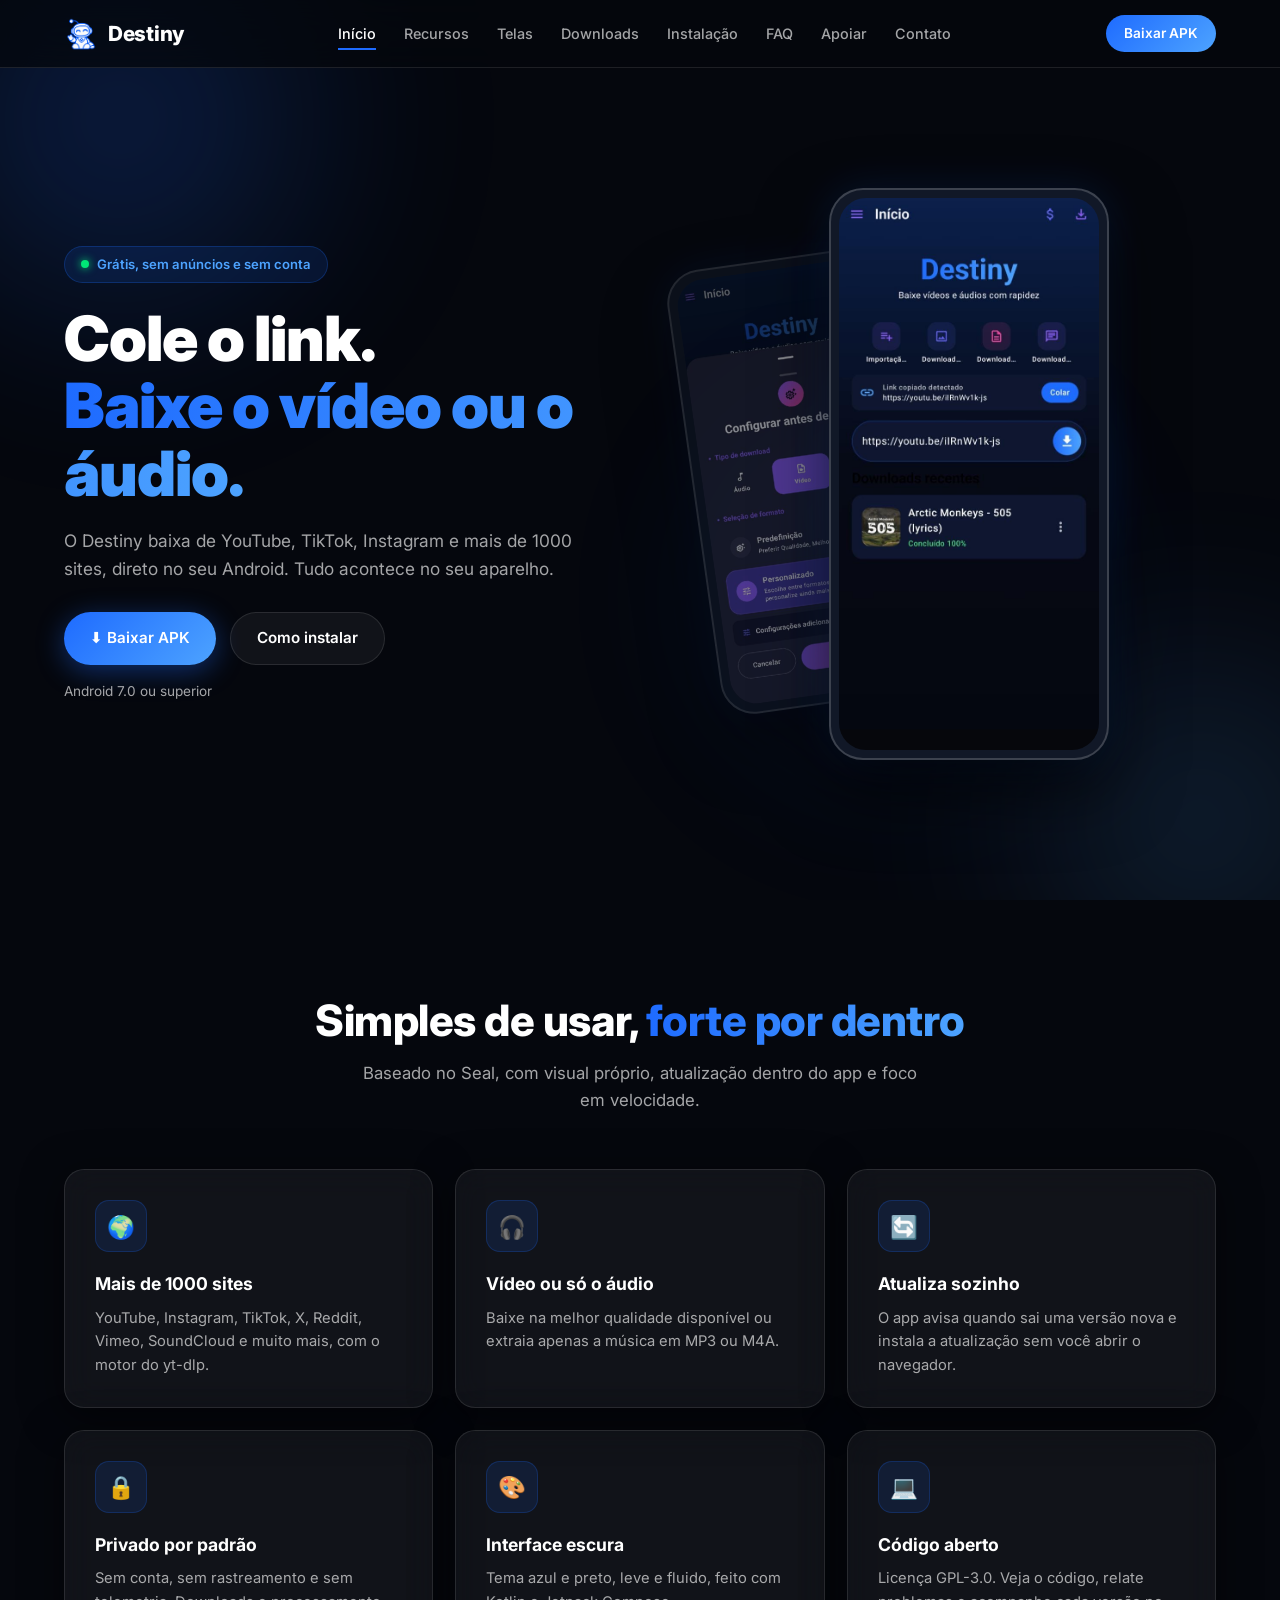
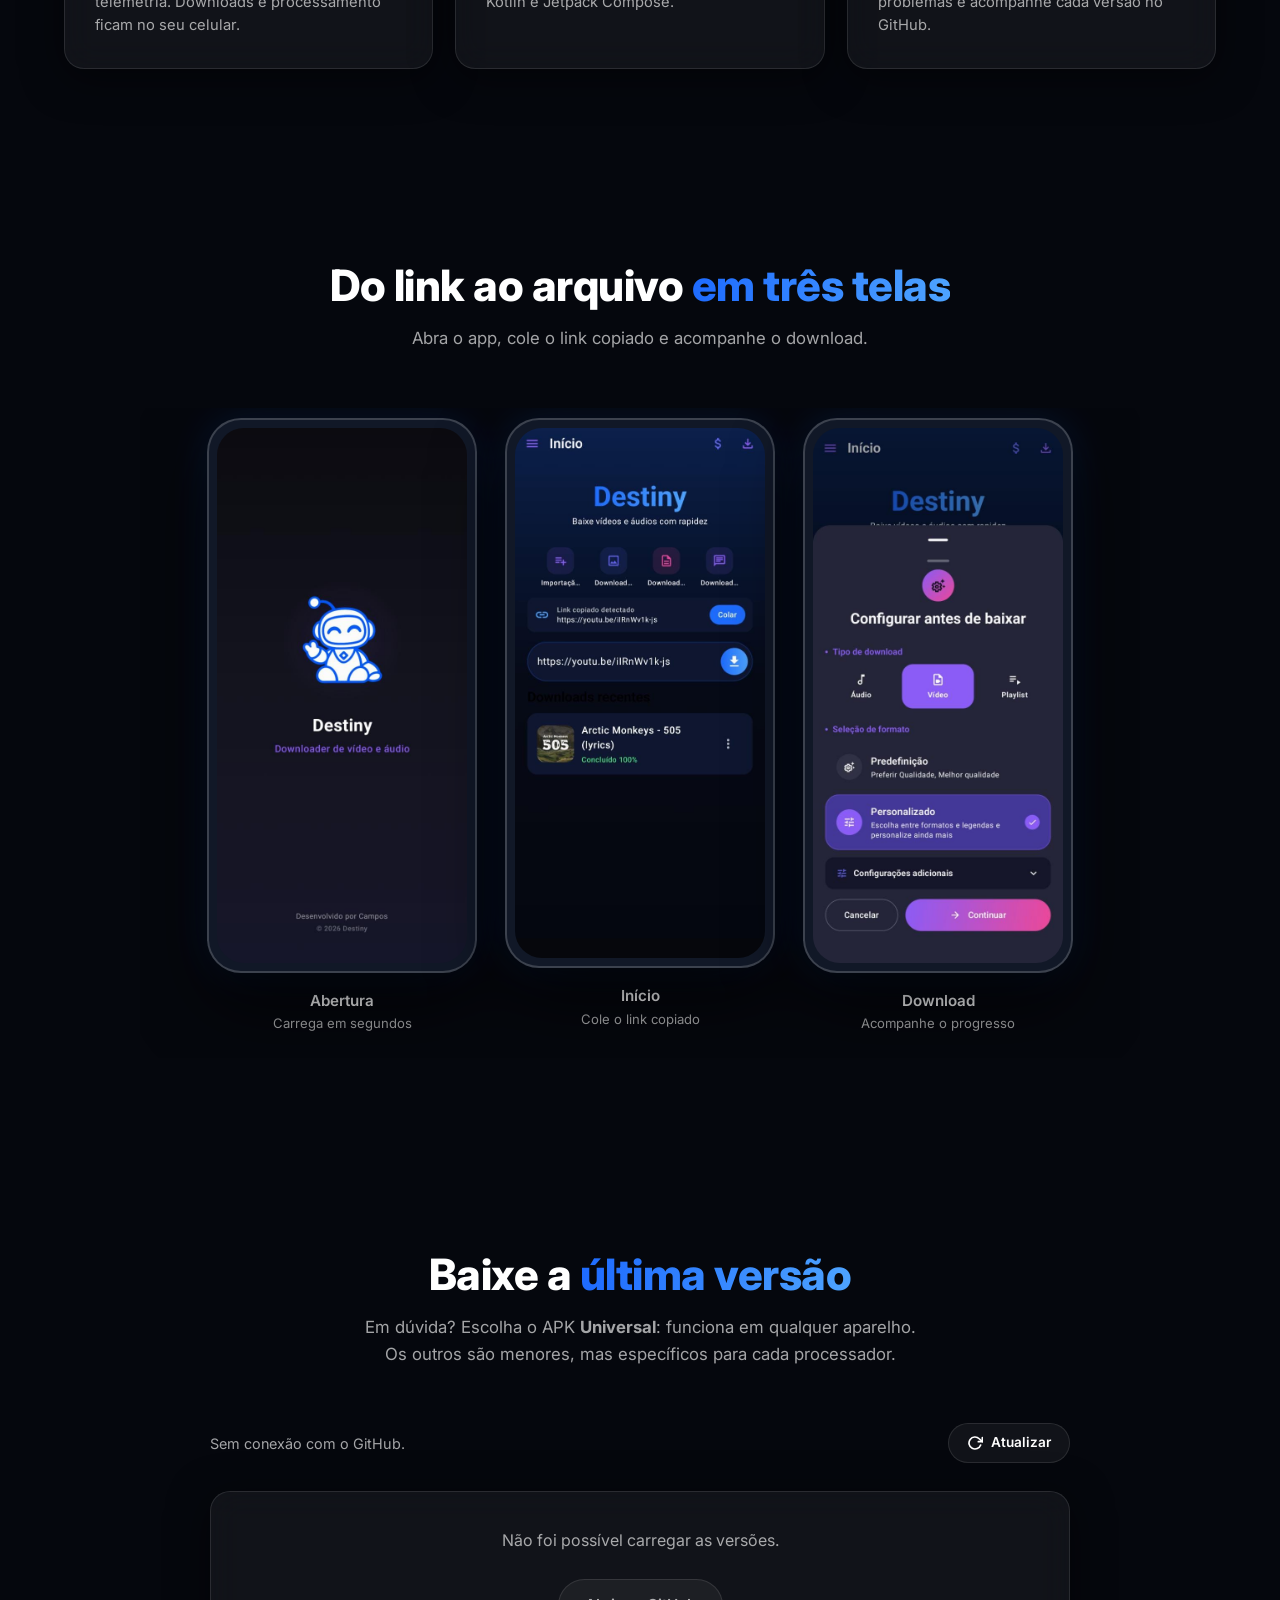
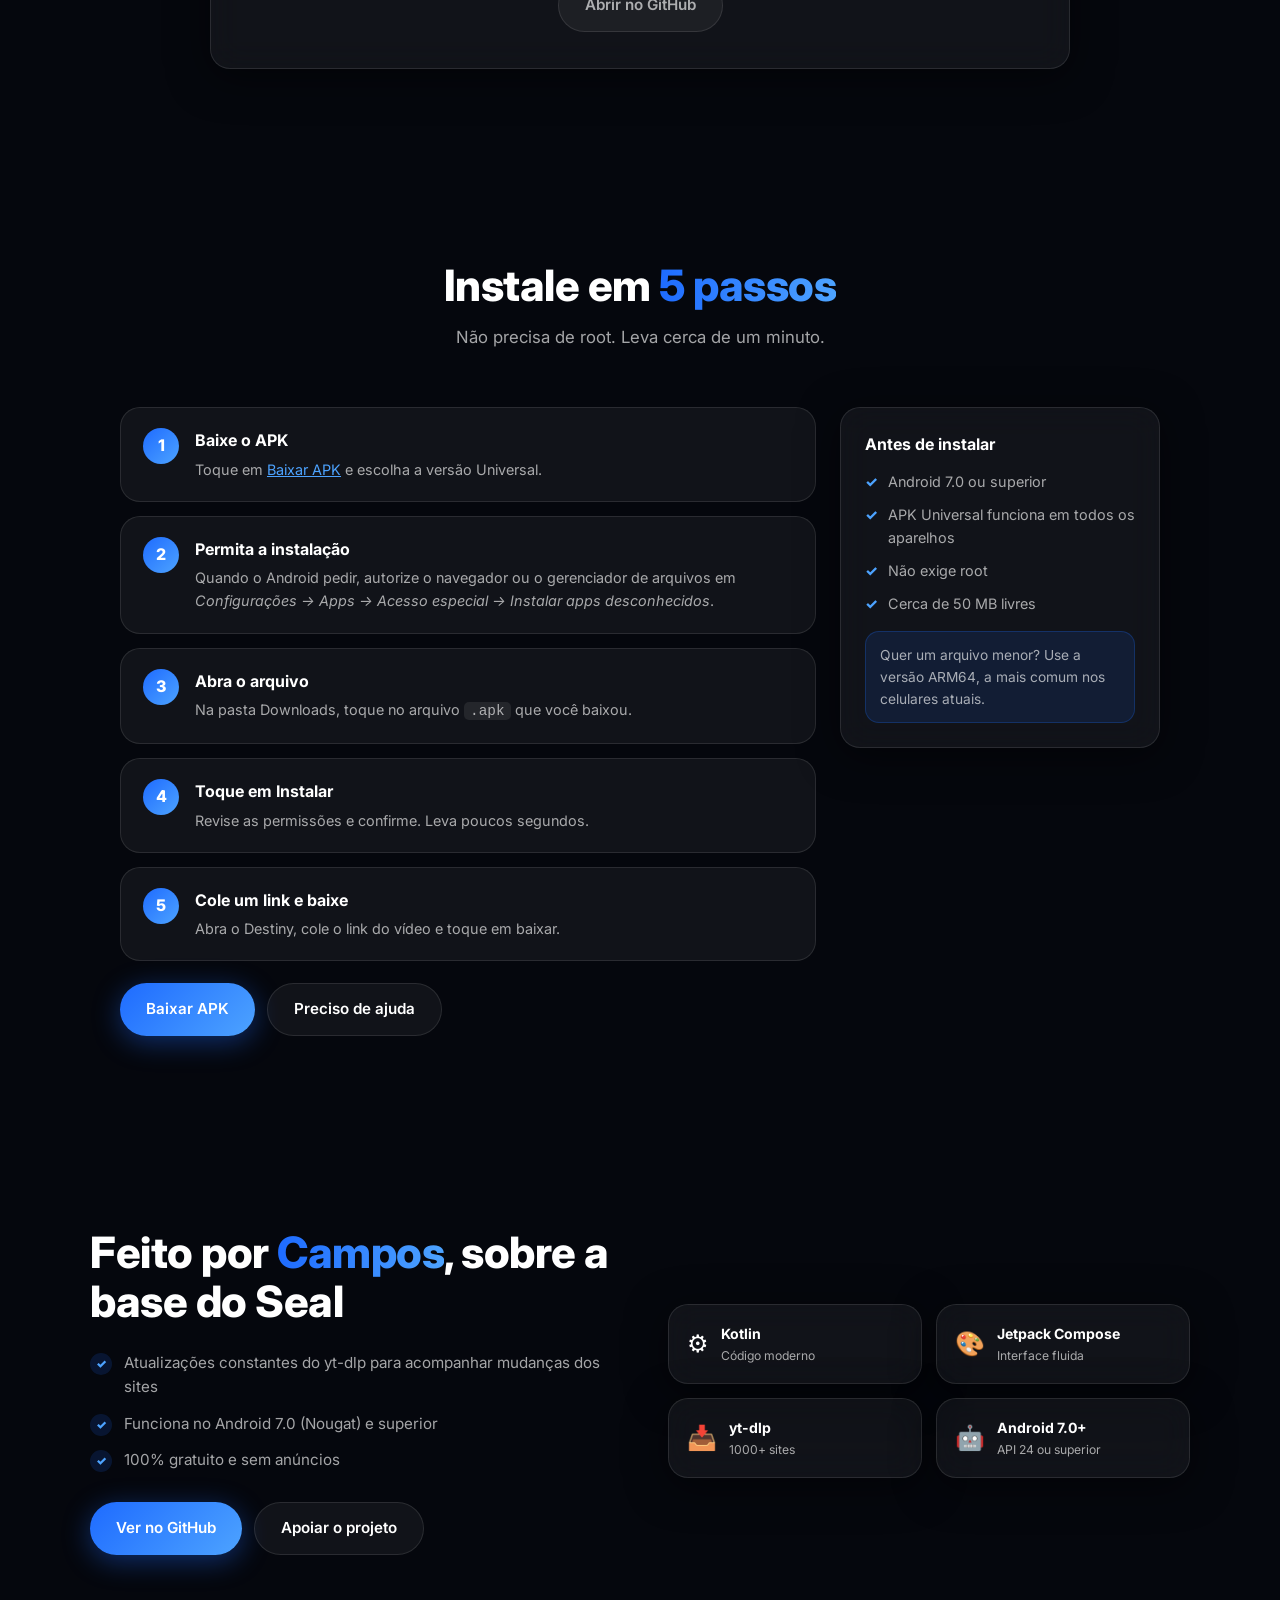
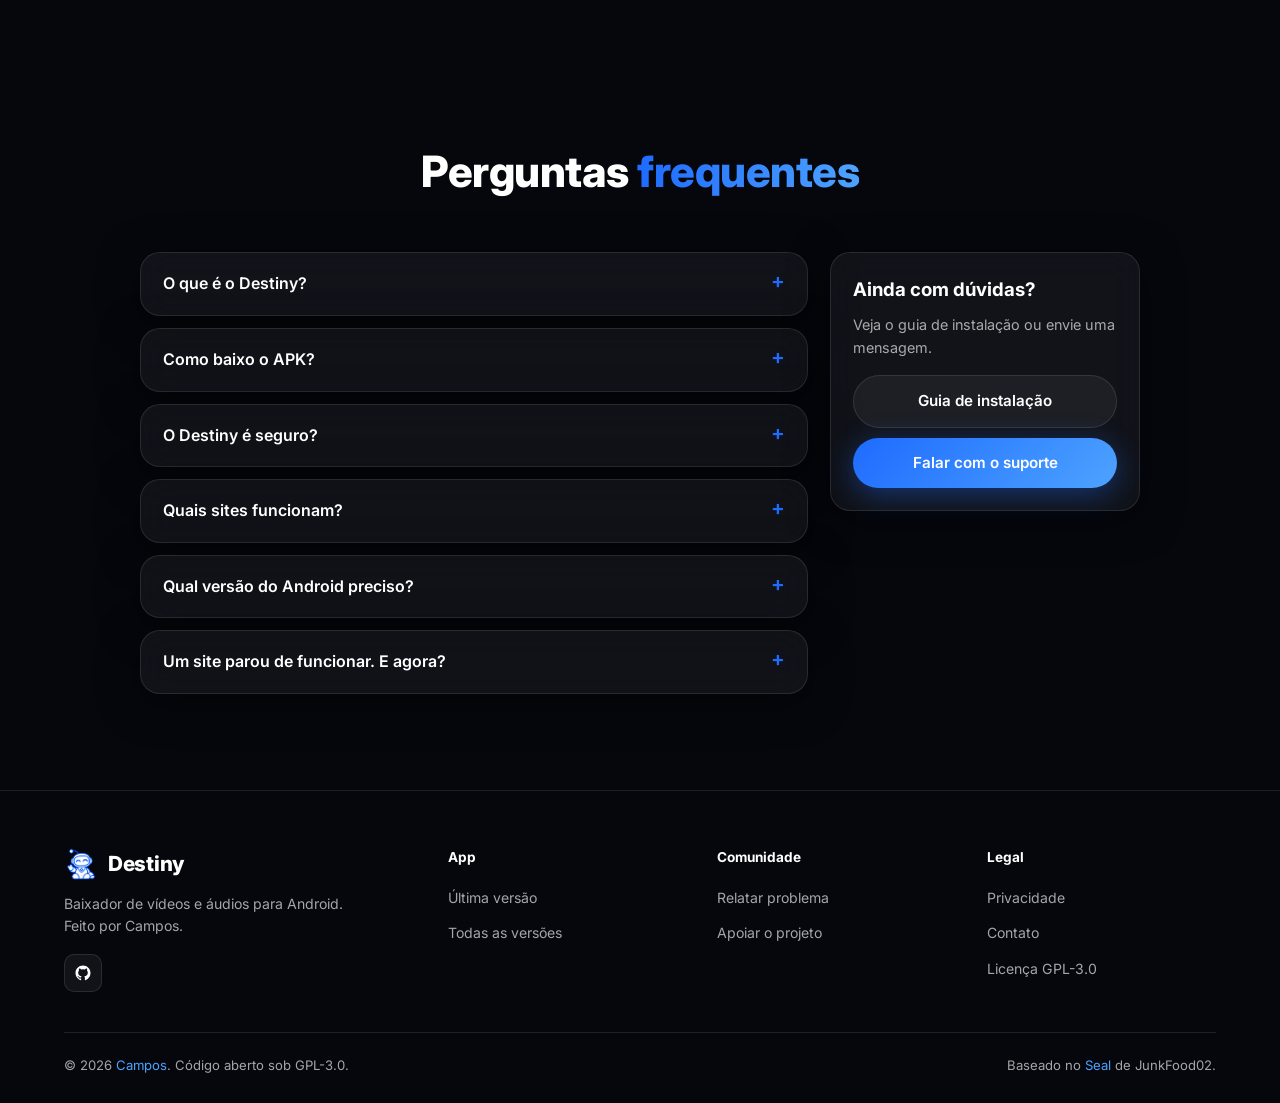
<file: index.html>
<!DOCTYPE html>
<html lang="pt-BR">
<head>
  <meta charset="UTF-8" />
  <meta name="viewport" content="width=device-width, initial-scale=1.0" />
  <title>Destiny — Baixador de vídeos e áudios para Android</title>
  <meta name="description" content="Baixe o APK do Destiny gratuitamente. App Android para baixar vídeos e áudios de mais de 1000 sites, com yt-dlp, sem anúncios e sem conta." />
  <meta name="keywords" content="Destiny, baixar vídeos android, baixar áudio android, yt-dlp, APK, CamposEB" />
  <meta name="author" content="Campos" />
  <meta name="theme-color" content="#05070D" />
  <meta property="og:type" content="website" />
  <meta property="og:title" content="Destiny — Baixador de vídeos e áudios" />
  <meta property="og:description" content="Cole o link, escolha vídeo ou áudio e baixe. Grátis, sem anúncios, 1000+ sites." />
  <meta property="og:image" content="https://camposeb.github.io/app-downloader/site/assets/img/og-image.webp" />
  <meta property="og:image:alt" content="Destiny — baixador de vídeos e áudios para Android" />
  <meta property="og:image:type" content="image/webp" />
  <meta property="og:url" content="https://camposeb.github.io/app-downloader/" />
  <meta name="twitter:card" content="summary_large_image" />
  <meta name="twitter:image" content="https://camposeb.github.io/app-downloader/site/assets/img/og-image.webp" />
  <meta property="og:locale" content="pt_BR" />
  <link rel="icon" type="image/png" href="site/assets/img/icon.png" />
  <link rel="apple-touch-icon" href="site/assets/img/icon.png" />
  <link rel="preconnect" href="https://fonts.googleapis.com" />
  <link rel="preconnect" href="https://fonts.gstatic.com" crossorigin />
  <link href="https://fonts.googleapis.com/css2?family=Inter:wght@400;500;600;700;800;900&display=swap" rel="stylesheet" />
  <link rel="stylesheet" href="site/assets/css/style.css" />
  <script type="application/ld+json">
  {"@context":"https://schema.org","@type":"SoftwareApplication","name":"Destiny","operatingSystem":"Android 7.0+","applicationCategory":"MultimediaApplication",
  "description":"Aplicativo gratuito para Android para baixar vídeos e áudios usando yt-dlp.","downloadUrl":"https://github.com/CamposEB/app-downloader/releases/latest",
  "author":{"@type":"Person","name":"Campos","url":"https://github.com/CamposEB"},"offers":{"@type":"Offer","price":"0","priceCurrency":"BRL"}}
  </script>
</head>
<body>
  <div class="bg-canvas" aria-hidden="true"><div class="bg-star"></div></div>
  <div class="toast-container" aria-live="polite"></div>

  <nav class="navbar" aria-label="Navegação principal">
    <a href="#hero" class="nav-brand"><img src="site/assets/img/icon.png" alt="" width="34" height="34" />Destiny</a>
    <ul class="nav-links">
      <li><a href="#hero" class="active">Início</a></li>
      <li><a href="#features">Recursos</a></li>
      <li><a href="#screenshots">Telas</a></li>
      <li><a href="#releases">Downloads</a></li>
      <li><a href="#how-to-install">Instalação</a></li>
      <li><a href="#faq">FAQ</a></li>
      <li><a href="support.html">Apoiar</a></li>
      <li><a href="contact.html">Contato</a></li>
    </ul>
    <div class="nav-actions">
      <a href="#releases" class="btn-sponsor-nav">Baixar APK</a>
      <button class="nav-toggle" aria-label="Abrir menu" aria-expanded="false"><span></span><span></span><span></span></button>
    </div>
  </nav>

  <section id="hero" aria-label="Destiny">
    <div class="hero-inner">
      <div class="hero-content">
        <div class="hero-badge"><span class="dot"></span>Grátis, sem anúncios e sem conta</div>
        <h1 class="hero-title">Cole o link.<br /><span class="grad-text">Baixe o vídeo ou o áudio.</span></h1>
        <p class="hero-desc">O Destiny baixa de YouTube, TikTok, Instagram e mais de 1000 sites, direto no seu Android. Tudo acontece no seu aparelho.</p>
        <div class="hero-buttons">
          <a href="#releases" class="btn btn-primary" data-apk>⬇ Baixar APK</a>
          <a href="#how-to-install" class="btn btn-secondary">Como instalar</a>
        </div>
        <p class="hero-meta" data-version>Android 7.0 ou superior</p>
      </div>
      <div class="hero-visual">
        <div class="phone back" aria-hidden="true"><img src="site/assets/img/download.png" alt="" /></div>
        <div class="phone front"><img src="site/assets/img/home.png" alt="Tela principal do Destiny, com o campo para colar o link" /></div>
      </div>
    </div>
  </section>

  <section id="features">
    <div class="section-header">
      <h2 class="section-title reveal">Simples de usar, <span class="grad-text">forte por dentro</span></h2>
      <p class="section-sub reveal delay-1">Baseado no Seal, com visual próprio, atualização dentro do app e foco em velocidade.</p>
    </div>
    <div class="features-grid">
      <article class="glass-card feature-card reveal"><div class="feature-icon">🌍</div><h3 class="feature-title">Mais de 1000 sites</h3><p class="feature-desc">YouTube, Instagram, TikTok, X, Reddit, Vimeo, SoundCloud e muito mais, com o motor do yt-dlp.</p></article>
      <article class="glass-card feature-card reveal delay-1"><div class="feature-icon">🎧</div><h3 class="feature-title">Vídeo ou só o áudio</h3><p class="feature-desc">Baixe na melhor qualidade disponível ou extraia apenas a música em MP3 ou M4A.</p></article>
      <article class="glass-card feature-card reveal delay-2"><div class="feature-icon">🔄</div><h3 class="feature-title">Atualiza sozinho</h3><p class="feature-desc">O app avisa quando sai uma versão nova e instala a atualização sem você abrir o navegador.</p></article>
      <article class="glass-card feature-card reveal"><div class="feature-icon">🔒</div><h3 class="feature-title">Privado por padrão</h3><p class="feature-desc">Sem conta, sem rastreamento e sem telemetria. Downloads e processamento ficam no seu celular.</p></article>
      <article class="glass-card feature-card reveal delay-1"><div class="feature-icon">🎨</div><h3 class="feature-title">Interface escura</h3><p class="feature-desc">Tema azul e preto, leve e fluido, feito com Kotlin e Jetpack Compose.</p></article>
      <article class="glass-card feature-card reveal delay-2"><div class="feature-icon">💻</div><h3 class="feature-title">Código aberto</h3><p class="feature-desc">Licença GPL-3.0. Veja o código, relate problemas e acompanhe cada versão no GitHub.</p></article>
    </div>
  </section>

  <section id="screenshots">
    <div class="section-header">
      <h2 class="section-title reveal">Do link ao arquivo <span class="grad-text">em três telas</span></h2>
      <p class="section-sub reveal delay-1">Abra o app, cole o link copiado e acompanhe o download.</p>
    </div>
    <div class="shots reveal" role="list">
      <figure class="shot" role="listitem"><div class="phone"><img src="site/assets/img/inicial.png" alt="Tela de abertura do Destiny" loading="lazy" /></div><figcaption>Abertura<small>Carrega em segundos</small></figcaption></figure>
      <figure class="shot" role="listitem"><div class="phone"><img src="site/assets/img/home.png" alt="Tela principal do Destiny" loading="lazy" /></div><figcaption>Início<small>Cole o link copiado</small></figcaption></figure>
      <figure class="shot" role="listitem"><div class="phone"><img src="site/assets/img/download.png" alt="Tela de download em andamento" loading="lazy" /></div><figcaption>Download<small>Acompanhe o progresso</small></figcaption></figure>
    </div>
    <p class="shots-hint">Deslize para ver as outras telas</p>
  </section>

  <section id="releases">
    <div class="section-header">
      <h2 class="section-title reveal">Baixe a <span class="grad-text">última versão</span></h2>
      <p class="section-sub reveal delay-1">Em dúvida? Escolha o APK <strong>Universal</strong>: funciona em qualquer aparelho. Os outros são menores, mas específicos para cada processador.</p>
    </div>
    <div class="releases-controls reveal">
      <p class="releases-info">Carregando versões…</p>
      <button class="btn-refresh" aria-label="Atualizar lista">
        <svg width="16" height="16" viewBox="0 0 24 24" fill="none" stroke="currentColor" stroke-width="2.5" stroke-linecap="round" aria-hidden="true"><polyline points="23 4 23 10 17 10"/><path d="M20.49 15a9 9 0 1 1-2.12-9.36L23 10"/></svg>Atualizar
      </button>
    </div>
    <div class="releases-list" aria-live="polite"></div>
  </section>

  <section id="how-to-install">
    <div class="section-header">
      <h2 class="section-title reveal">Instale em <span class="grad-text">5 passos</span></h2>
      <p class="section-sub reveal delay-1">Não precisa de root. Leva cerca de um minuto.</p>
    </div>
    <div class="install-wrap reveal">
      <div>
        <ol class="install-steps">
          <li class="install-step"><span class="step-num">1</span><div class="step-body"><strong>Baixe o APK</strong><p>Toque em <a href="#releases">Baixar APK</a> e escolha a versão Universal.</p></div></li>
          <li class="install-step"><span class="step-num">2</span><div class="step-body"><strong>Permita a instalação</strong><p>Quando o Android pedir, autorize o navegador ou o gerenciador de arquivos em <em>Configurações → Apps → Acesso especial → Instalar apps desconhecidos</em>.</p></div></li>
          <li class="install-step"><span class="step-num">3</span><div class="step-body"><strong>Abra o arquivo</strong><p>Na pasta Downloads, toque no arquivo <code>.apk</code> que você baixou.</p></div></li>
          <li class="install-step"><span class="step-num">4</span><div class="step-body"><strong>Toque em Instalar</strong><p>Revise as permissões e confirme. Leva poucos segundos.</p></div></li>
          <li class="install-step"><span class="step-num">5</span><div class="step-body"><strong>Cole um link e baixe</strong><p>Abra o Destiny, cole o link do vídeo e toque em baixar.</p></div></li>
        </ol>
        <div class="install-actions">
          <a href="#releases" class="btn btn-primary">Baixar APK</a>
          <a href="contact.html" class="btn btn-secondary">Preciso de ajuda</a>
        </div>
      </div>
      <aside class="install-aside glass-card">
        <div class="install-aside-header">Antes de instalar</div>
        <ul class="install-checklist">
          <li>Android 7.0 ou superior</li>
          <li>APK Universal funciona em todos os aparelhos</li>
          <li>Não exige root</li>
          <li>Cerca de 50 MB livres</li>
        </ul>
        <p class="install-tip">Quer um arquivo menor? Use a versão ARM64, a mais comum nos celulares atuais.</p>
      </aside>
    </div>
  </section>

  <section id="about">
    <div class="about-inner">
      <div>
        <h2 class="section-title reveal">Feito por <span class="grad-text">Campos</span>, sobre a base do Seal</h2>
        <ul class="about-list reveal delay-1">
          <li>Atualizações constantes do yt-dlp para acompanhar mudanças dos sites</li>
          <li>Funciona no Android 7.0 (Nougat) e superior</li>
          <li>100% gratuito e sem anúncios</li>
        </ul>
        <div class="about-links reveal delay-2">
          <a href="https://github.com/CamposEB/app-downloader" class="btn btn-primary" target="_blank" rel="noopener">Ver no GitHub</a>
          <a href="support.html" class="btn btn-secondary">Apoiar o projeto</a>
        </div>
      </div>
      <div class="about-visual reveal-right delay-2" aria-hidden="true">
        <div class="glass-card tech-chip"><span class="chip-icon">⚙️</span><div><div class="tech-chip-label">Kotlin</div><div class="tech-chip-desc">Código moderno</div></div></div>
        <div class="glass-card tech-chip"><span class="chip-icon">🎨</span><div><div class="tech-chip-label">Jetpack Compose</div><div class="tech-chip-desc">Interface fluida</div></div></div>
        <div class="glass-card tech-chip"><span class="chip-icon">📥</span><div><div class="tech-chip-label">yt-dlp</div><div class="tech-chip-desc">1000+ sites</div></div></div>
        <div class="glass-card tech-chip"><span class="chip-icon">🤖</span><div><div class="tech-chip-label">Android 7.0+</div><div class="tech-chip-desc">API 24 ou superior</div></div></div>
      </div>
    </div>
  </section>

  <section id="faq">
    <div class="section-header">
      <h2 class="section-title reveal">Perguntas <span class="grad-text">frequentes</span></h2>
    </div>
    <div class="faq-wrap reveal">
      <div class="faq-list">
        <details class="faq-item glass-card"><summary class="faq-question">O que é o Destiny?</summary><div class="faq-answer"><p>Um aplicativo gratuito e de código aberto para Android que baixa vídeos e áudios usando o yt-dlp. É mantido por Campos e construído sobre o <a href="https://github.com/JunkFood02/Seal" target="_blank" rel="noopener">Seal</a>.</p></div></details>
        <details class="faq-item glass-card"><summary class="faq-question">Como baixo o APK?</summary><div class="faq-answer"><p>Use o botão <a href="#releases">Baixar APK</a> desta página ou a <a href="https://github.com/CamposEB/app-downloader/releases/latest" target="_blank" rel="noopener">página de Releases no GitHub</a>.</p></div></details>
        <details class="faq-item glass-card"><summary class="faq-question">O Destiny é seguro?</summary><div class="faq-answer"><p>O app não pede conta, não coleta dados pessoais e processa tudo no aparelho. O código está público no <a href="https://github.com/CamposEB/app-downloader" target="_blank" rel="noopener">GitHub</a>. Leia a <a href="privacy.html">política de privacidade</a>.</p></div></details>
        <details class="faq-item glass-card"><summary class="faq-question">Quais sites funcionam?</summary><div class="faq-answer"><p>YouTube, TikTok, Instagram, X/Twitter, Reddit, Vimeo, SoundCloud e milhares de outros. Baixe apenas conteúdo que você tem direito de baixar.</p></div></details>
        <details class="faq-item glass-card"><summary class="faq-question">Qual versão do Android preciso?</summary><div class="faq-answer"><p>Android 7.0 (API 24) ou superior.</p></div></details>
        <details class="faq-item glass-card"><summary class="faq-question">Um site parou de funcionar. E agora?</summary><div class="faq-answer"><p>Atualize o app para a versão mais recente, que traz o yt-dlp atualizado. Se continuar, <a href="https://github.com/CamposEB/app-downloader/issues" target="_blank" rel="noopener">abra um problema no GitHub</a> ou <a href="contact.html">fale comigo</a>.</p></div></details>
      </div>
      <aside class="faq-aside glass-card">
        <h3 class="faq-aside-title">Ainda com dúvidas?</h3>
        <p class="faq-aside-text">Veja o guia de instalação ou envie uma mensagem.</p>
        <div class="faq-aside-actions">
          <a href="#how-to-install" class="btn btn-secondary">Guia de instalação</a>
          <a href="contact.html" class="btn btn-primary">Falar com o suporte</a>
        </div>
      </aside>
    </div>
  </section>

  <footer>
    <div class="footer-inner">
      <div class="footer-brand">
        <a href="#hero" class="nav-brand"><img src="site/assets/img/icon.png" alt="" width="34" height="34" />Destiny</a>
        <p>Baixador de vídeos e áudios para Android.<br />Feito por Campos.</p>
        <a class="social-btn" href="https://github.com/CamposEB/app-downloader" target="_blank" rel="noopener" aria-label="GitHub">
          <svg width="18" height="18" viewBox="0 0 24 24" fill="currentColor"><path d="M12 2C6.477 2 2 6.484 2 12.017c0 4.425 2.865 8.18 6.839 9.504.5.092.682-.217.682-.483 0-.237-.008-.868-.013-1.703-2.782.605-3.369-1.343-3.369-1.343-.454-1.158-1.11-1.466-1.11-1.466-.908-.62.069-.608.069-.608 1.003.07 1.531 1.032 1.531 1.032.892 1.53 2.341 1.088 2.91.832.092-.647.35-1.088.636-1.338-2.22-.253-4.555-1.113-4.555-4.951 0-1.093.39-1.988 1.029-2.688-.103-.253-.446-1.272.098-2.65 0 0 .84-.27 2.75 1.026A9.564 9.564 0 0 1 12 6.844a9.59 9.59 0 0 1 2.504.337c1.909-1.296 2.747-1.027 2.747-1.027.546 1.379.202 2.398.1 2.651.64.7 1.028 1.595 1.028 2.688 0 3.848-2.339 4.695-4.566 4.943.359.309.678.92.678 1.855 0 1.338-.012 2.419-.012 2.747 0 .268.18.58.688.482A10.02 10.02 0 0 0 22 12.017C22 6.484 17.522 2 12 2z"/></svg>
        </a>
      </div>
      <div><p class="footer-col-title">App</p><ul class="footer-links"><li><a href="#releases">Última versão</a></li><li><a href="https://github.com/CamposEB/app-downloader/releases" target="_blank" rel="noopener">Todas as versões</a></li></ul></div>
      <div><p class="footer-col-title">Comunidade</p><ul class="footer-links"><li><a href="https://github.com/CamposEB/app-downloader/issues" target="_blank" rel="noopener">Relatar problema</a></li><li><a href="support.html">Apoiar o projeto</a></li></ul></div>
      <div><p class="footer-col-title">Legal</p><ul class="footer-links"><li><a href="privacy.html">Privacidade</a></li><li><a href="contact.html">Contato</a></li><li><a href="https://github.com/CamposEB/app-downloader/blob/main/LICENSE" target="_blank" rel="noopener">Licença GPL-3.0</a></li></ul></div>
    </div>
    <div class="footer-bottom">
      <p>&copy; <span data-year>2026</span> <a href="https://github.com/CamposEB" target="_blank" rel="noopener">Campos</a>. Código aberto sob GPL-3.0.</p>
      <p>Baseado no <a href="https://github.com/JunkFood02/Seal" target="_blank" rel="noopener">Seal</a> de JunkFood02.</p>
    </div>
  </footer>

  <script src="site/assets/js/main.js" defer></script>
</body>
</html>
</file>
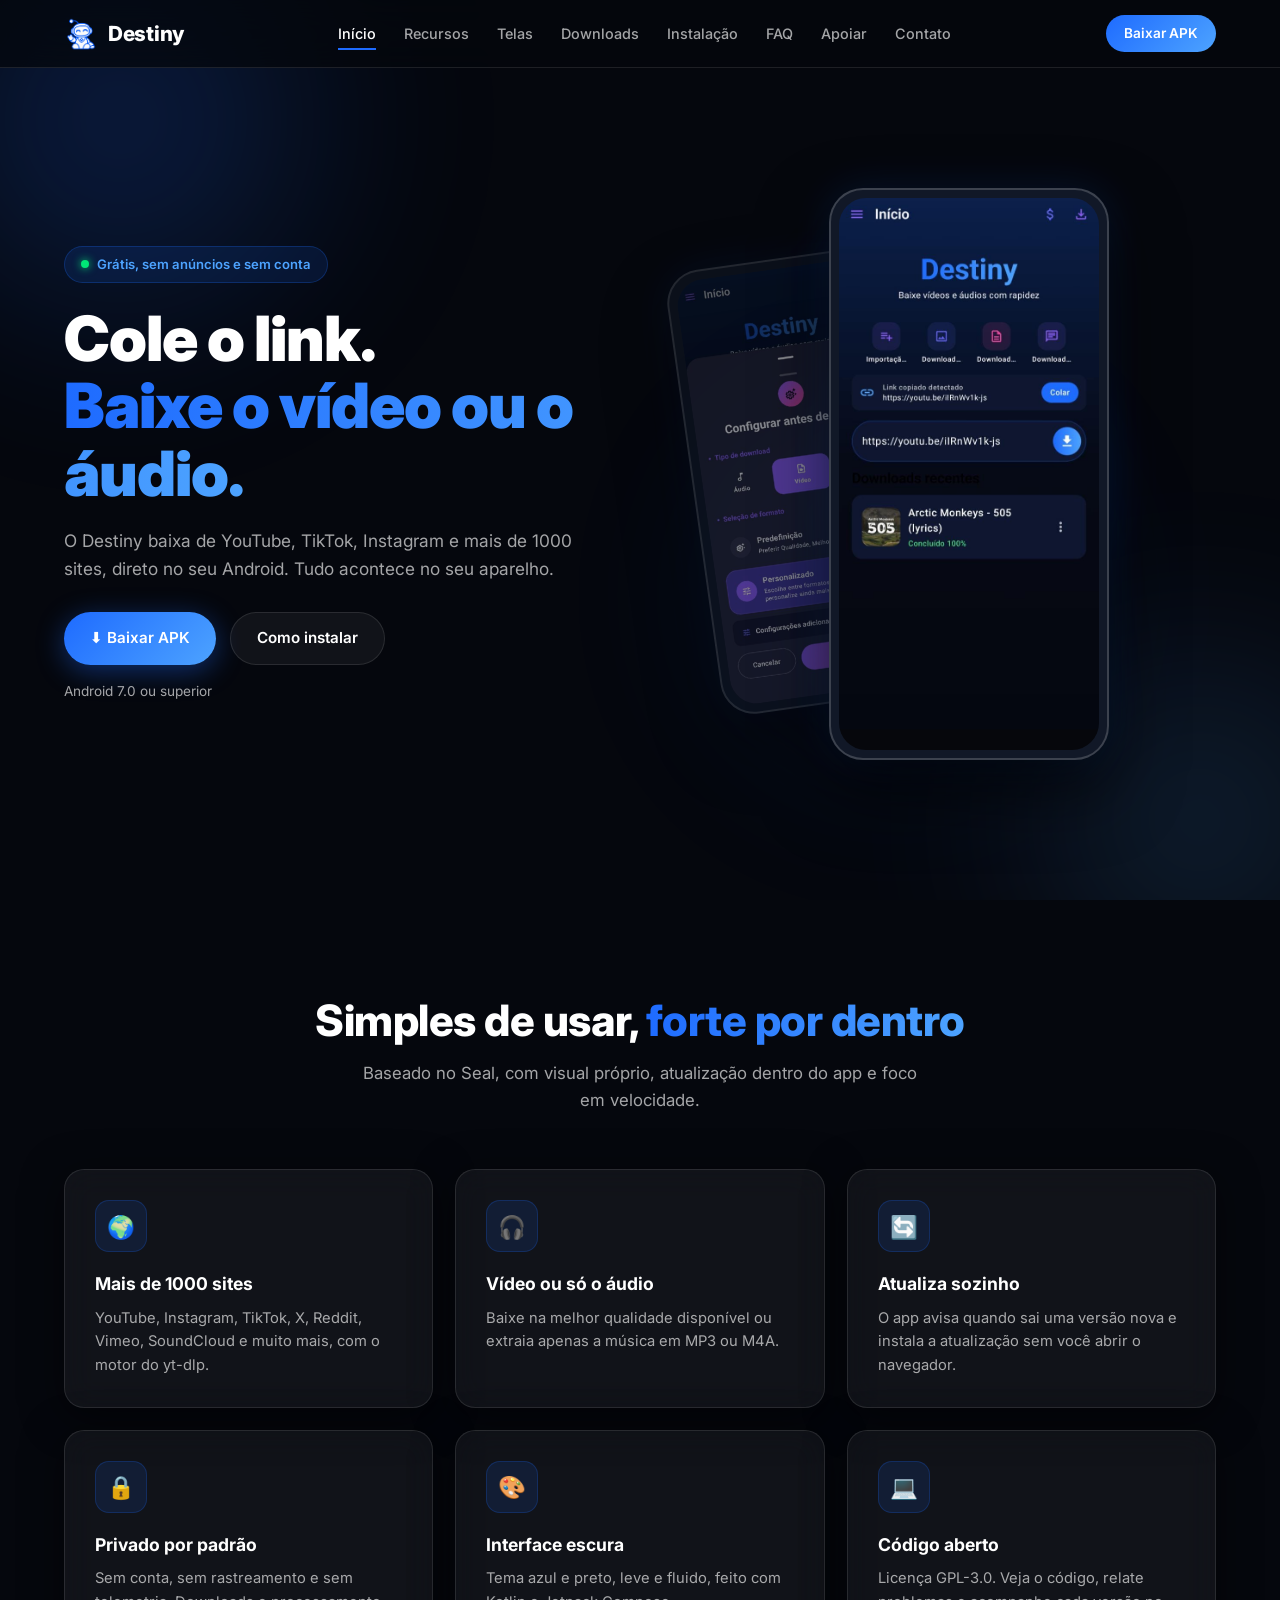
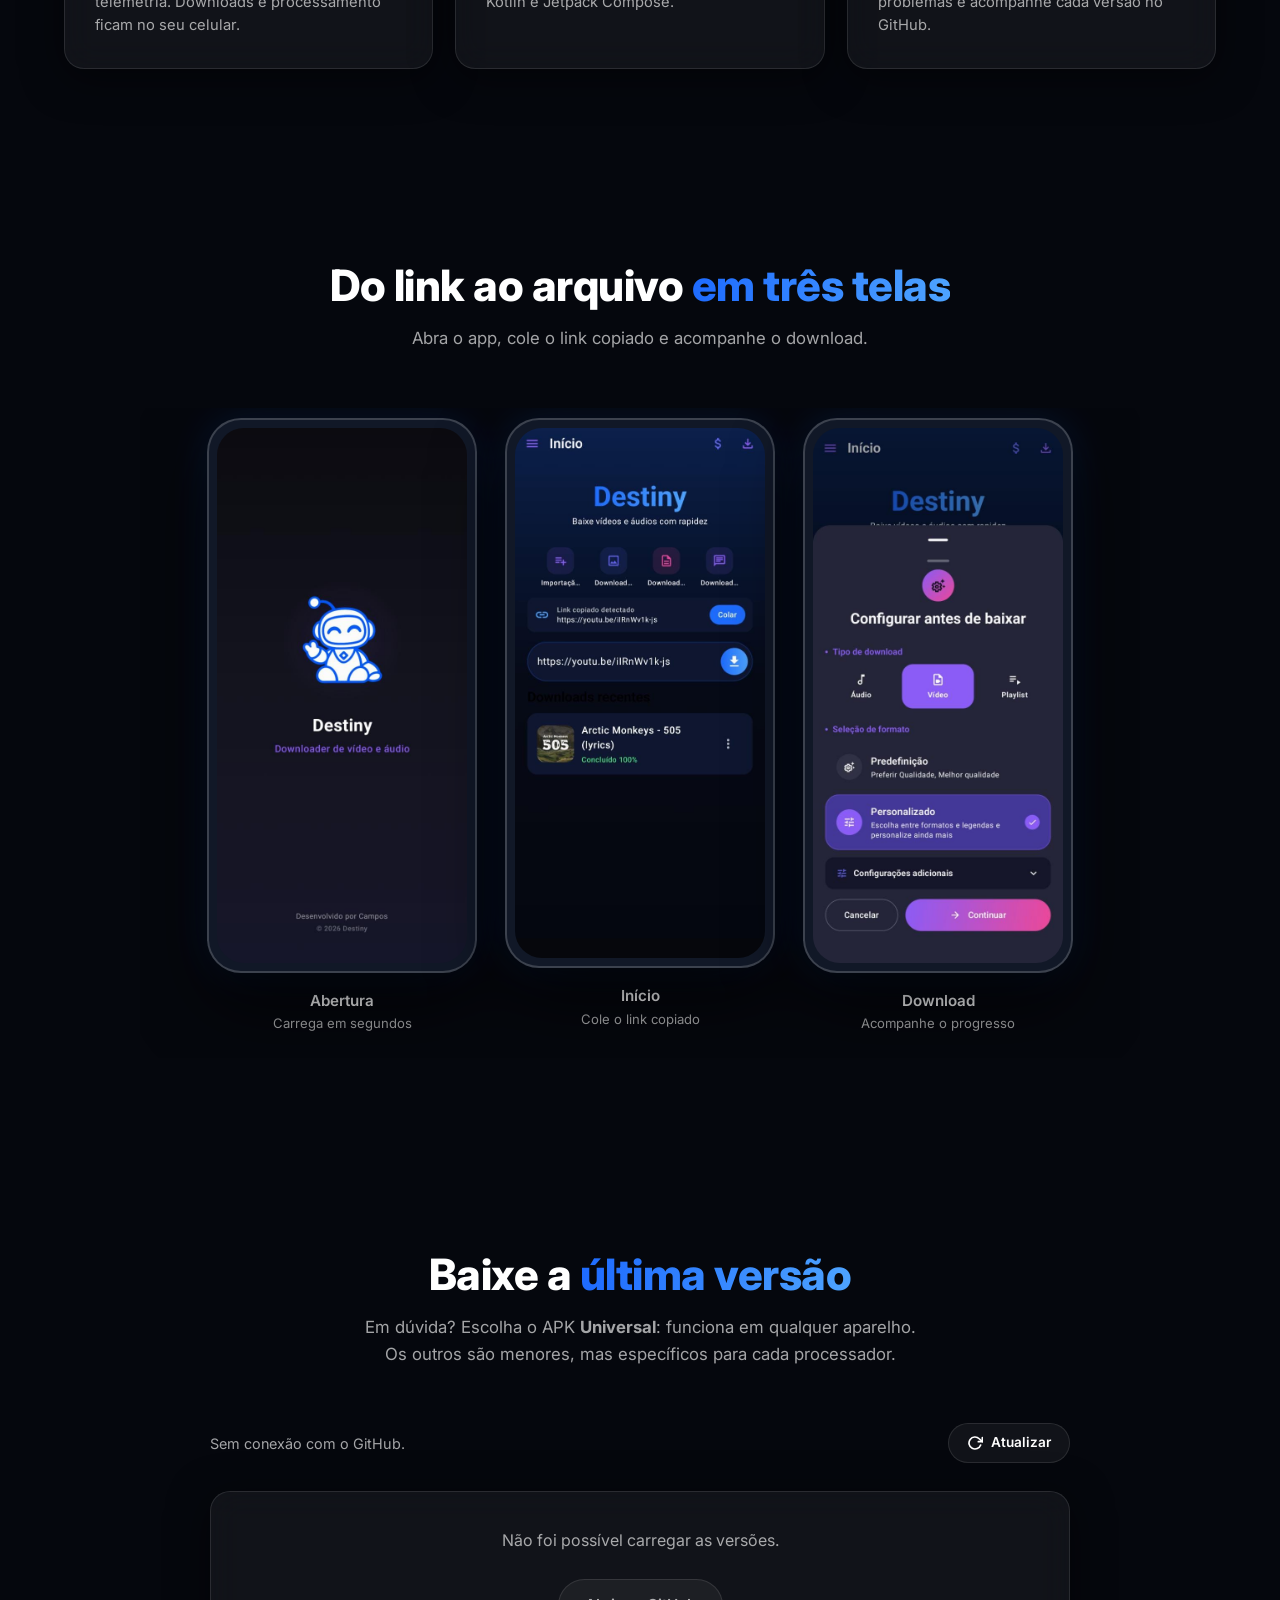
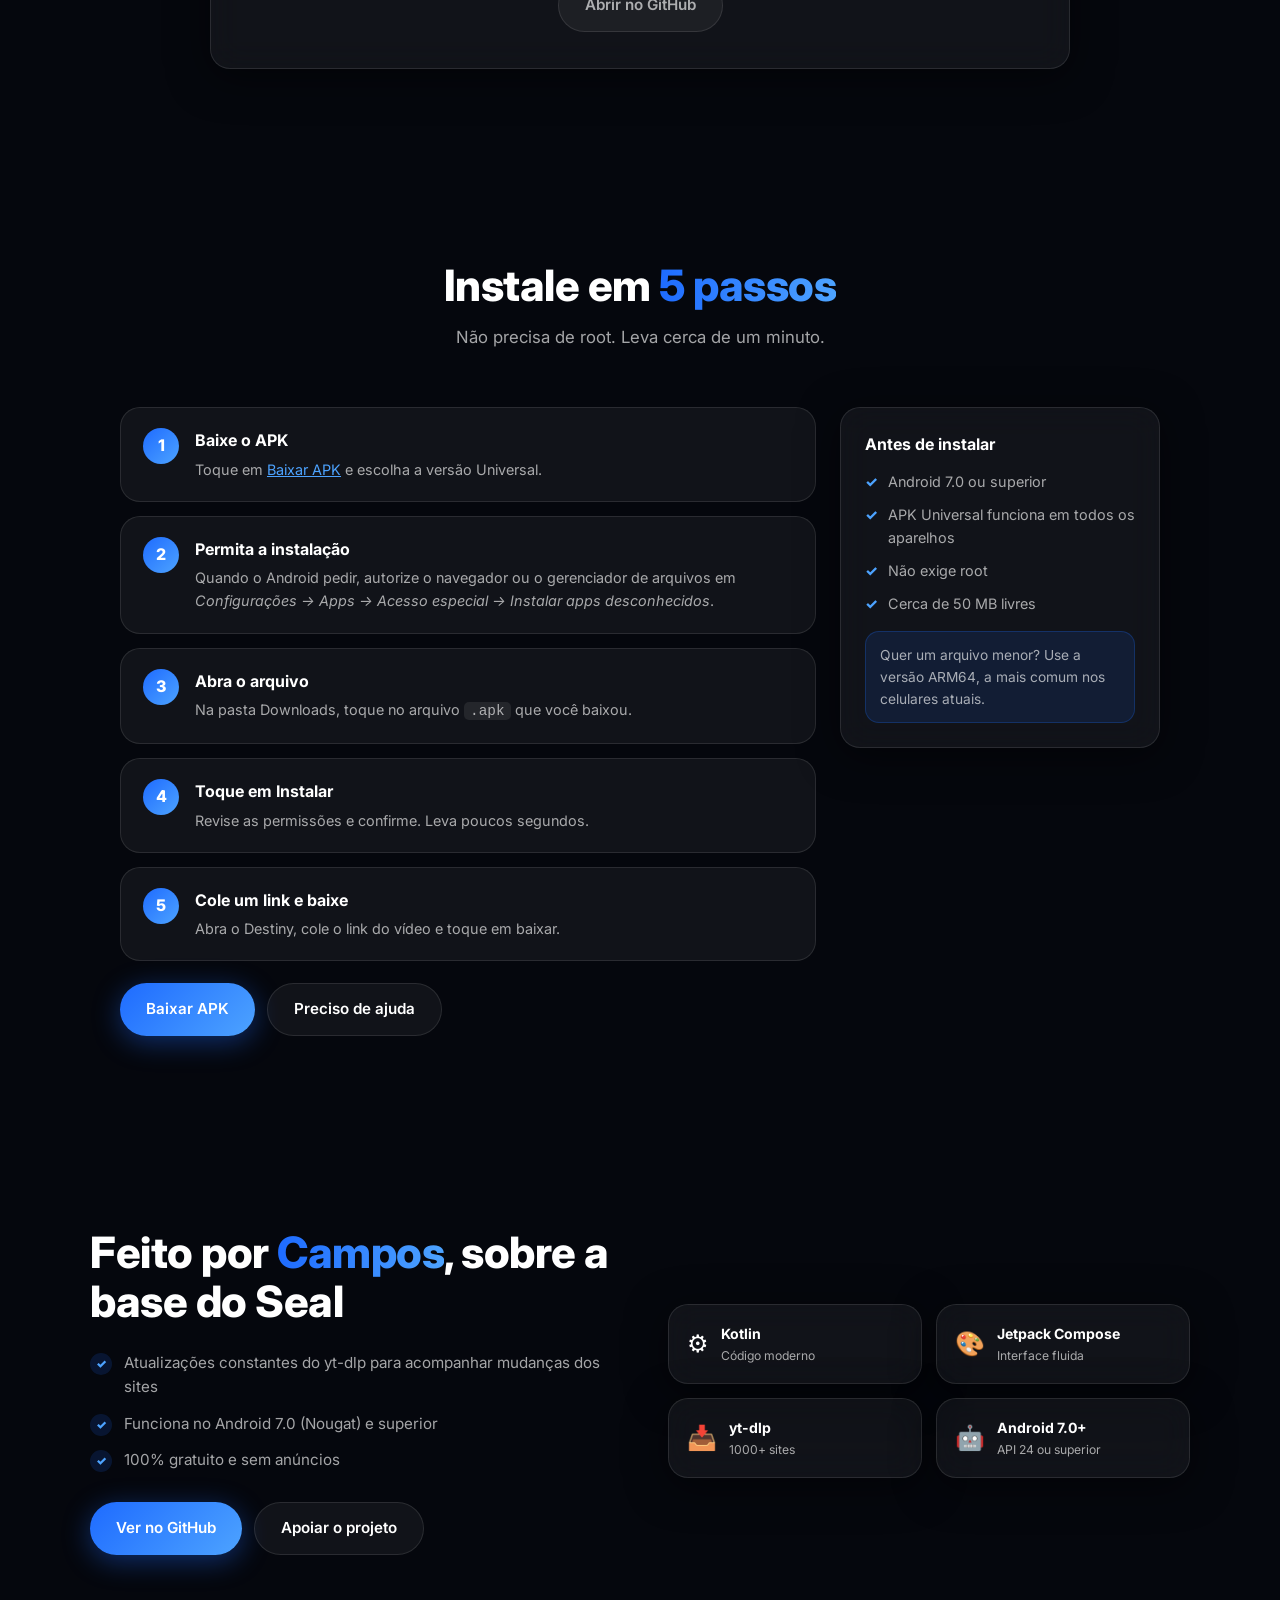
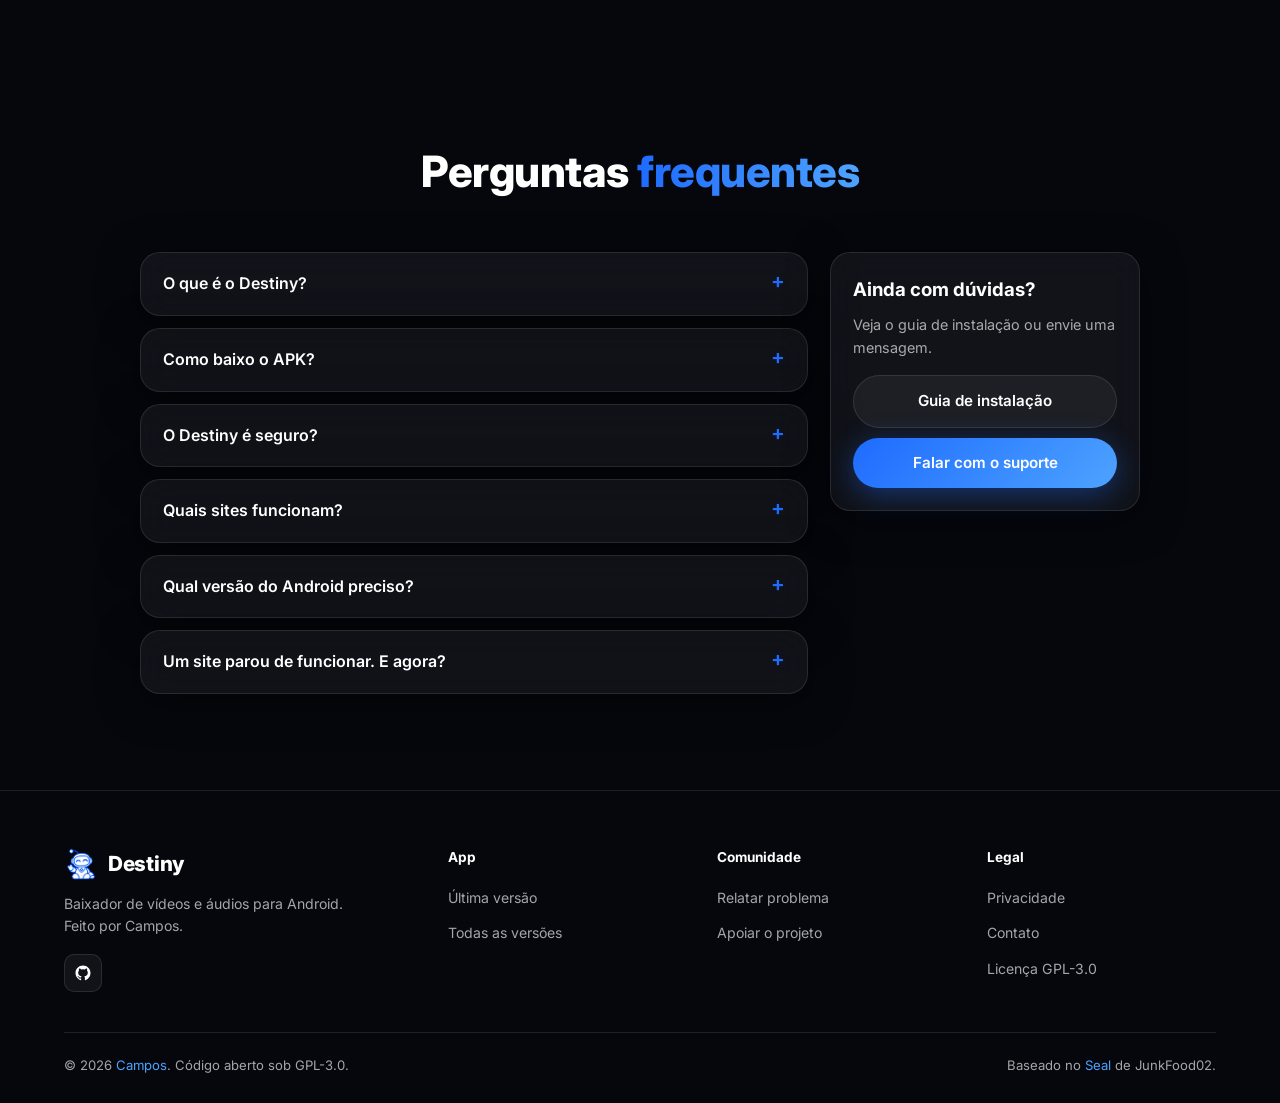
<file: docs/index.html>
<!DOCTYPE html>
<html lang="pt-BR">
<head>
  <meta charset="UTF-8" />
  <meta name="viewport" content="width=device-width, initial-scale=1.0" />
  <title>Destiny — Baixador de vídeos e áudios para Android</title>
  <meta name="description" content="Baixe o APK do Destiny gratuitamente. App Android para baixar vídeos e áudios de mais de 1000 sites, com yt-dlp, sem anúncios e sem conta." />
  <meta name="keywords" content="Destiny, baixar vídeos android, baixar áudio android, yt-dlp, APK, CamposEB" />
  <meta name="author" content="Campos" />
  <meta name="theme-color" content="#05070D" />
  <meta property="og:type" content="website" />
  <meta property="og:title" content="Destiny — Baixador de vídeos e áudios" />
  <meta property="og:description" content="Cole o link, escolha vídeo ou áudio e baixe. Grátis, sem anúncios, 1000+ sites." />
  <meta property="og:image" content="https://camposeb.github.io/app-downloader/site/assets/img/og-image.webp" />
  <meta property="og:image:alt" content="Destiny — baixador de vídeos e áudios para Android" />
  <meta property="og:image:type" content="image/webp" />
  <meta property="og:url" content="https://camposeb.github.io/app-downloader/" />
  <meta name="twitter:card" content="summary_large_image" />
  <meta name="twitter:image" content="https://camposeb.github.io/app-downloader/site/assets/img/og-image.webp" />
  <meta property="og:locale" content="pt_BR" />
  <link rel="icon" type="image/png" href="site/assets/img/icon.png" />
  <link rel="apple-touch-icon" href="site/assets/img/icon.png" />
  <link rel="preconnect" href="https://fonts.googleapis.com" />
  <link rel="preconnect" href="https://fonts.gstatic.com" crossorigin />
  <link href="https://fonts.googleapis.com/css2?family=Inter:wght@400;500;600;700;800;900&display=swap" rel="stylesheet" />
  <link rel="stylesheet" href="site/assets/css/style.css" />
  <script type="application/ld+json">
  {"@context":"https://schema.org","@type":"SoftwareApplication","name":"Destiny","operatingSystem":"Android 7.0+","applicationCategory":"MultimediaApplication",
  "description":"Aplicativo gratuito para Android para baixar vídeos e áudios usando yt-dlp.","downloadUrl":"https://github.com/CamposEB/app-downloader/releases/latest",
  "author":{"@type":"Person","name":"Campos","url":"https://github.com/CamposEB"},"offers":{"@type":"Offer","price":"0","priceCurrency":"BRL"}}
  </script>
</head>
<body>
  <div class="bg-canvas" aria-hidden="true"><div class="bg-star"></div></div>
  <div class="toast-container" aria-live="polite"></div>

  <nav class="navbar" aria-label="Navegação principal">
    <a href="#hero" class="nav-brand"><img src="site/assets/img/icon.png" alt="" width="34" height="34" />Destiny</a>
    <ul class="nav-links">
      <li><a href="#hero" class="active">Início</a></li>
      <li><a href="#features">Recursos</a></li>
      <li><a href="#screenshots">Telas</a></li>
      <li><a href="#releases">Downloads</a></li>
      <li><a href="#how-to-install">Instalação</a></li>
      <li><a href="#faq">FAQ</a></li>
      <li><a href="support.html">Apoiar</a></li>
      <li><a href="contact.html">Contato</a></li>
    </ul>
    <div class="nav-actions">
      <a href="#releases" class="btn-sponsor-nav">Baixar APK</a>
      <button class="nav-toggle" aria-label="Abrir menu" aria-expanded="false"><span></span><span></span><span></span></button>
    </div>
  </nav>

  <section id="hero" aria-label="Destiny">
    <div class="hero-inner">
      <div class="hero-content">
        <div class="hero-badge"><span class="dot"></span>Grátis, sem anúncios e sem conta</div>
        <h1 class="hero-title">Cole o link.<br /><span class="grad-text">Baixe o vídeo ou o áudio.</span></h1>
        <p class="hero-desc">O Destiny baixa de YouTube, TikTok, Instagram e mais de 1000 sites, direto no seu Android. Tudo acontece no seu aparelho.</p>
        <div class="hero-buttons">
          <a href="#releases" class="btn btn-primary" data-apk>⬇ Baixar APK</a>
          <a href="#how-to-install" class="btn btn-secondary">Como instalar</a>
        </div>
        <p class="hero-meta" data-version>Android 7.0 ou superior</p>
      </div>
      <div class="hero-visual">
        <div class="phone back" aria-hidden="true"><img src="site/assets/img/download.png" alt="" /></div>
        <div class="phone front"><img src="site/assets/img/home.png" alt="Tela principal do Destiny, com o campo para colar o link" /></div>
      </div>
    </div>
  </section>

  <section id="features">
    <div class="section-header">
      <h2 class="section-title reveal">Simples de usar, <span class="grad-text">forte por dentro</span></h2>
      <p class="section-sub reveal delay-1">Baseado no Seal, com visual próprio, atualização dentro do app e foco em velocidade.</p>
    </div>
    <div class="features-grid">
      <article class="glass-card feature-card reveal"><div class="feature-icon">🌍</div><h3 class="feature-title">Mais de 1000 sites</h3><p class="feature-desc">YouTube, Instagram, TikTok, X, Reddit, Vimeo, SoundCloud e muito mais, com o motor do yt-dlp.</p></article>
      <article class="glass-card feature-card reveal delay-1"><div class="feature-icon">🎧</div><h3 class="feature-title">Vídeo ou só o áudio</h3><p class="feature-desc">Baixe na melhor qualidade disponível ou extraia apenas a música em MP3 ou M4A.</p></article>
      <article class="glass-card feature-card reveal delay-2"><div class="feature-icon">🔄</div><h3 class="feature-title">Atualiza sozinho</h3><p class="feature-desc">O app avisa quando sai uma versão nova e instala a atualização sem você abrir o navegador.</p></article>
      <article class="glass-card feature-card reveal"><div class="feature-icon">🔒</div><h3 class="feature-title">Privado por padrão</h3><p class="feature-desc">Sem conta, sem rastreamento e sem telemetria. Downloads e processamento ficam no seu celular.</p></article>
      <article class="glass-card feature-card reveal delay-1"><div class="feature-icon">🎨</div><h3 class="feature-title">Interface escura</h3><p class="feature-desc">Tema azul e preto, leve e fluido, feito com Kotlin e Jetpack Compose.</p></article>
      <article class="glass-card feature-card reveal delay-2"><div class="feature-icon">💻</div><h3 class="feature-title">Código aberto</h3><p class="feature-desc">Licença GPL-3.0. Veja o código, relate problemas e acompanhe cada versão no GitHub.</p></article>
    </div>
  </section>

  <section id="screenshots">
    <div class="section-header">
      <h2 class="section-title reveal">Do link ao arquivo <span class="grad-text">em três telas</span></h2>
      <p class="section-sub reveal delay-1">Abra o app, cole o link copiado e acompanhe o download.</p>
    </div>
    <div class="shots reveal" role="list">
      <figure class="shot" role="listitem"><div class="phone"><img src="site/assets/img/inicial.png" alt="Tela de abertura do Destiny" loading="lazy" /></div><figcaption>Abertura<small>Carrega em segundos</small></figcaption></figure>
      <figure class="shot" role="listitem"><div class="phone"><img src="site/assets/img/home.png" alt="Tela principal do Destiny" loading="lazy" /></div><figcaption>Início<small>Cole o link copiado</small></figcaption></figure>
      <figure class="shot" role="listitem"><div class="phone"><img src="site/assets/img/download.png" alt="Tela de download em andamento" loading="lazy" /></div><figcaption>Download<small>Acompanhe o progresso</small></figcaption></figure>
    </div>
    <p class="shots-hint">Deslize para ver as outras telas</p>
  </section>

  <section id="releases">
    <div class="section-header">
      <h2 class="section-title reveal">Baixe a <span class="grad-text">última versão</span></h2>
      <p class="section-sub reveal delay-1">Em dúvida? Escolha o APK <strong>Universal</strong>: funciona em qualquer aparelho. Os outros são menores, mas específicos para cada processador.</p>
    </div>
    <div class="releases-controls reveal">
      <p class="releases-info">Carregando versões…</p>
      <button class="btn-refresh" aria-label="Atualizar lista">
        <svg width="16" height="16" viewBox="0 0 24 24" fill="none" stroke="currentColor" stroke-width="2.5" stroke-linecap="round" aria-hidden="true"><polyline points="23 4 23 10 17 10"/><path d="M20.49 15a9 9 0 1 1-2.12-9.36L23 10"/></svg>Atualizar
      </button>
    </div>
    <div class="releases-list" aria-live="polite"></div>
  </section>

  <section id="how-to-install">
    <div class="section-header">
      <h2 class="section-title reveal">Instale em <span class="grad-text">5 passos</span></h2>
      <p class="section-sub reveal delay-1">Não precisa de root. Leva cerca de um minuto.</p>
    </div>
    <div class="install-wrap reveal">
      <div>
        <ol class="install-steps">
          <li class="install-step"><span class="step-num">1</span><div class="step-body"><strong>Baixe o APK</strong><p>Toque em <a href="#releases">Baixar APK</a> e escolha a versão Universal.</p></div></li>
          <li class="install-step"><span class="step-num">2</span><div class="step-body"><strong>Permita a instalação</strong><p>Quando o Android pedir, autorize o navegador ou o gerenciador de arquivos em <em>Configurações → Apps → Acesso especial → Instalar apps desconhecidos</em>.</p></div></li>
          <li class="install-step"><span class="step-num">3</span><div class="step-body"><strong>Abra o arquivo</strong><p>Na pasta Downloads, toque no arquivo <code>.apk</code> que você baixou.</p></div></li>
          <li class="install-step"><span class="step-num">4</span><div class="step-body"><strong>Toque em Instalar</strong><p>Revise as permissões e confirme. Leva poucos segundos.</p></div></li>
          <li class="install-step"><span class="step-num">5</span><div class="step-body"><strong>Cole um link e baixe</strong><p>Abra o Destiny, cole o link do vídeo e toque em baixar.</p></div></li>
        </ol>
        <div class="install-actions">
          <a href="#releases" class="btn btn-primary">Baixar APK</a>
          <a href="contact.html" class="btn btn-secondary">Preciso de ajuda</a>
        </div>
      </div>
      <aside class="install-aside glass-card">
        <div class="install-aside-header">Antes de instalar</div>
        <ul class="install-checklist">
          <li>Android 7.0 ou superior</li>
          <li>APK Universal funciona em todos os aparelhos</li>
          <li>Não exige root</li>
          <li>Cerca de 50 MB livres</li>
        </ul>
        <p class="install-tip">Quer um arquivo menor? Use a versão ARM64, a mais comum nos celulares atuais.</p>
      </aside>
    </div>
  </section>

  <section id="about">
    <div class="about-inner">
      <div>
        <h2 class="section-title reveal">Feito por <span class="grad-text">Campos</span>, sobre a base do Seal</h2>
        <ul class="about-list reveal delay-1">
          <li>Atualizações constantes do yt-dlp para acompanhar mudanças dos sites</li>
          <li>Funciona no Android 7.0 (Nougat) e superior</li>
          <li>100% gratuito e sem anúncios</li>
        </ul>
        <div class="about-links reveal delay-2">
          <a href="https://github.com/CamposEB/app-downloader" class="btn btn-primary" target="_blank" rel="noopener">Ver no GitHub</a>
          <a href="support.html" class="btn btn-secondary">Apoiar o projeto</a>
        </div>
      </div>
      <div class="about-visual reveal-right delay-2" aria-hidden="true">
        <div class="glass-card tech-chip"><span class="chip-icon">⚙️</span><div><div class="tech-chip-label">Kotlin</div><div class="tech-chip-desc">Código moderno</div></div></div>
        <div class="glass-card tech-chip"><span class="chip-icon">🎨</span><div><div class="tech-chip-label">Jetpack Compose</div><div class="tech-chip-desc">Interface fluida</div></div></div>
        <div class="glass-card tech-chip"><span class="chip-icon">📥</span><div><div class="tech-chip-label">yt-dlp</div><div class="tech-chip-desc">1000+ sites</div></div></div>
        <div class="glass-card tech-chip"><span class="chip-icon">🤖</span><div><div class="tech-chip-label">Android 7.0+</div><div class="tech-chip-desc">API 24 ou superior</div></div></div>
      </div>
    </div>
  </section>

  <section id="faq">
    <div class="section-header">
      <h2 class="section-title reveal">Perguntas <span class="grad-text">frequentes</span></h2>
    </div>
    <div class="faq-wrap reveal">
      <div class="faq-list">
        <details class="faq-item glass-card"><summary class="faq-question">O que é o Destiny?</summary><div class="faq-answer"><p>Um aplicativo gratuito e de código aberto para Android que baixa vídeos e áudios usando o yt-dlp. É mantido por Campos e construído sobre o <a href="https://github.com/JunkFood02/Seal" target="_blank" rel="noopener">Seal</a>.</p></div></details>
        <details class="faq-item glass-card"><summary class="faq-question">Como baixo o APK?</summary><div class="faq-answer"><p>Use o botão <a href="#releases">Baixar APK</a> desta página ou a <a href="https://github.com/CamposEB/app-downloader/releases/latest" target="_blank" rel="noopener">página de Releases no GitHub</a>.</p></div></details>
        <details class="faq-item glass-card"><summary class="faq-question">O Destiny é seguro?</summary><div class="faq-answer"><p>O app não pede conta, não coleta dados pessoais e processa tudo no aparelho. O código está público no <a href="https://github.com/CamposEB/app-downloader" target="_blank" rel="noopener">GitHub</a>. Leia a <a href="privacy.html">política de privacidade</a>.</p></div></details>
        <details class="faq-item glass-card"><summary class="faq-question">Quais sites funcionam?</summary><div class="faq-answer"><p>YouTube, TikTok, Instagram, X/Twitter, Reddit, Vimeo, SoundCloud e milhares de outros. Baixe apenas conteúdo que você tem direito de baixar.</p></div></details>
        <details class="faq-item glass-card"><summary class="faq-question">Qual versão do Android preciso?</summary><div class="faq-answer"><p>Android 7.0 (API 24) ou superior.</p></div></details>
        <details class="faq-item glass-card"><summary class="faq-question">Um site parou de funcionar. E agora?</summary><div class="faq-answer"><p>Atualize o app para a versão mais recente, que traz o yt-dlp atualizado. Se continuar, <a href="https://github.com/CamposEB/app-downloader/issues" target="_blank" rel="noopener">abra um problema no GitHub</a> ou <a href="contact.html">fale comigo</a>.</p></div></details>
      </div>
      <aside class="faq-aside glass-card">
        <h3 class="faq-aside-title">Ainda com dúvidas?</h3>
        <p class="faq-aside-text">Veja o guia de instalação ou envie uma mensagem.</p>
        <div class="faq-aside-actions">
          <a href="#how-to-install" class="btn btn-secondary">Guia de instalação</a>
          <a href="contact.html" class="btn btn-primary">Falar com o suporte</a>
        </div>
      </aside>
    </div>
  </section>

  <footer>
    <div class="footer-inner">
      <div class="footer-brand">
        <a href="#hero" class="nav-brand"><img src="site/assets/img/icon.png" alt="" width="34" height="34" />Destiny</a>
        <p>Baixador de vídeos e áudios para Android.<br />Feito por Campos.</p>
        <a class="social-btn" href="https://github.com/CamposEB/app-downloader" target="_blank" rel="noopener" aria-label="GitHub">
          <svg width="18" height="18" viewBox="0 0 24 24" fill="currentColor"><path d="M12 2C6.477 2 2 6.484 2 12.017c0 4.425 2.865 8.18 6.839 9.504.5.092.682-.217.682-.483 0-.237-.008-.868-.013-1.703-2.782.605-3.369-1.343-3.369-1.343-.454-1.158-1.11-1.466-1.11-1.466-.908-.62.069-.608.069-.608 1.003.07 1.531 1.032 1.531 1.032.892 1.53 2.341 1.088 2.91.832.092-.647.35-1.088.636-1.338-2.22-.253-4.555-1.113-4.555-4.951 0-1.093.39-1.988 1.029-2.688-.103-.253-.446-1.272.098-2.65 0 0 .84-.27 2.75 1.026A9.564 9.564 0 0 1 12 6.844a9.59 9.59 0 0 1 2.504.337c1.909-1.296 2.747-1.027 2.747-1.027.546 1.379.202 2.398.1 2.651.64.7 1.028 1.595 1.028 2.688 0 3.848-2.339 4.695-4.566 4.943.359.309.678.92.678 1.855 0 1.338-.012 2.419-.012 2.747 0 .268.18.58.688.482A10.02 10.02 0 0 0 22 12.017C22 6.484 17.522 2 12 2z"/></svg>
        </a>
      </div>
      <div><p class="footer-col-title">App</p><ul class="footer-links"><li><a href="#releases">Última versão</a></li><li><a href="https://github.com/CamposEB/app-downloader/releases" target="_blank" rel="noopener">Todas as versões</a></li></ul></div>
      <div><p class="footer-col-title">Comunidade</p><ul class="footer-links"><li><a href="https://github.com/CamposEB/app-downloader/issues" target="_blank" rel="noopener">Relatar problema</a></li><li><a href="support.html">Apoiar o projeto</a></li></ul></div>
      <div><p class="footer-col-title">Legal</p><ul class="footer-links"><li><a href="privacy.html">Privacidade</a></li><li><a href="contact.html">Contato</a></li><li><a href="https://github.com/CamposEB/app-downloader/blob/main/LICENSE" target="_blank" rel="noopener">Licença GPL-3.0</a></li></ul></div>
    </div>
    <div class="footer-bottom">
      <p>&copy; <span data-year>2026</span> <a href="https://github.com/CamposEB" target="_blank" rel="noopener">Campos</a>. Código aberto sob GPL-3.0.</p>
      <p>Baseado no <a href="https://github.com/JunkFood02/Seal" target="_blank" rel="noopener">Seal</a> de JunkFood02.</p>
    </div>
  </footer>

  <script src="site/assets/js/main.js" defer></script>
</body>
</html>
</file>
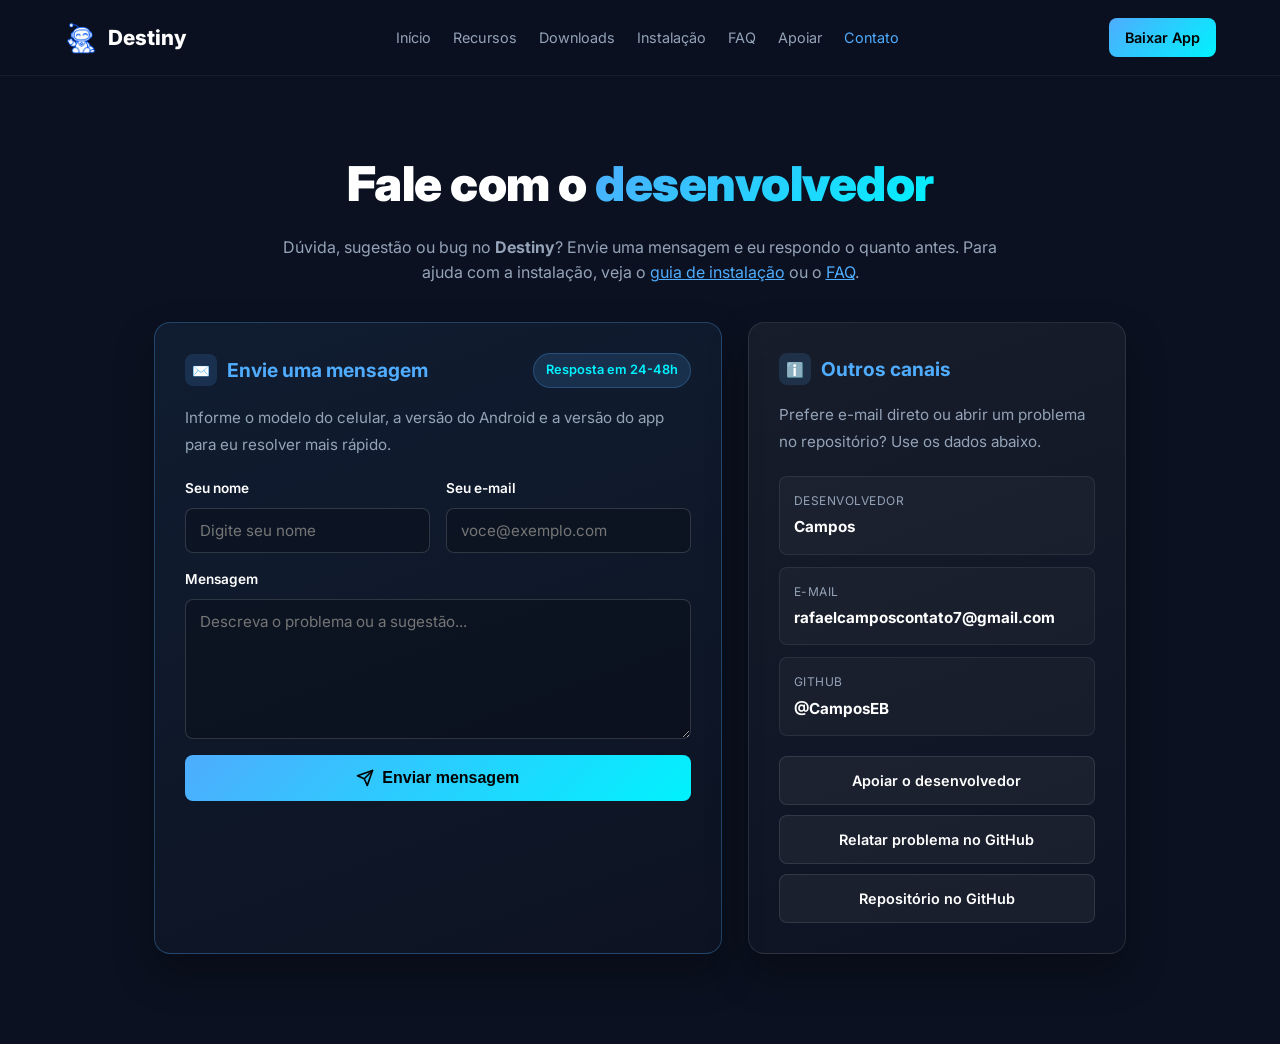
<file: contact.html>
<!DOCTYPE html>
<html lang="pt-BR">
<head>
  <meta charset="UTF-8" />
  <meta name="viewport" content="width=device-width, initial-scale=1.0" />
  <title>Contato — Destiny | Suporte e Feedback</title>
  <meta name="description" content="Entre em contato com Campos, o desenvolvedor do Destiny. Envie relatórios de bugs, sugestões ou dúvidas sobre o aplicativo." />
  <meta name="robots" content="index, follow" />
  <meta property="og:type" content="website" />
  <meta property="og:title" content="Contato — Destiny" />
  <meta property="og:description" content="Fale com o desenvolvedor do Destiny. Envie seu feedback ou relatório de erro." />
  <meta property="og:image" content="https://camposeb.github.io/app-downloader/site/assets/img/og-image.webp" />
  <meta property="og:image:alt" content="Destiny — baixador de vídeos e áudios para Android" />
  <meta property="og:image:type" content="image/webp" />
  <meta property="og:url" content="https://camposeb.github.io/app-downloader/" />
  <meta name="twitter:card" content="summary_large_image" />
  <meta name="twitter:image" content="https://camposeb.github.io/app-downloader/site/assets/img/og-image.webp" />
  <link rel="icon" type="image/png" href="site/assets/img/icon.png" />
  <link rel="apple-touch-icon" href="site/assets/img/icon.png" />
  <link rel="preconnect" href="https://fonts.googleapis.com" />
  <link rel="preconnect" href="https://fonts.gstatic.com" crossorigin />
  <link href="https://fonts.googleapis.com/css2?family=Inter:wght@400;500;600;700;800;900&display=swap" rel="stylesheet" />
  <style>
    :root{--text-primary:#fff;--text-muted:#94a3b8;--accent-blue:#4facfe;--accent-cyan:#00f2fe;--bg-color:#0b1120;--font:'Inter',sans-serif}
    *{box-sizing:border-box}
    body{background:var(--bg-color);color:var(--text-primary);font-family:var(--font);margin:0;line-height:1.6}
    a{color:inherit}
    .navbar{position:sticky;top:0;z-index:50;display:flex;justify-content:space-between;align-items:center;padding:18px 5%;background:rgba(11,17,32,.85);backdrop-filter:blur(10px);border-bottom:1px solid rgba(255,255,255,.05)}
    .nav-brand{display:flex;align-items:center;gap:10px;color:var(--text-primary);text-decoration:none;font-weight:800;font-size:1.3rem}
     .nav-brand img{border-radius:9px}
    .nav-links{display:flex;list-style:none;gap:22px;margin:0;padding:0;flex-wrap:wrap}
    .nav-links a{color:var(--text-muted);text-decoration:none;font-size:.9rem;transition:color .3s}
    .nav-links a:hover,.nav-links a.active{color:var(--accent-blue)}
    .btn-sponsor-nav{background:linear-gradient(135deg,var(--accent-blue),var(--accent-cyan));color:#000;padding:8px 16px;border-radius:8px;text-decoration:none;font-weight:600;font-size:.9rem;white-space:nowrap}
    .contact-hero{padding:70px 5% 36px;text-align:center}
    .contact-hero h1{font-size:clamp(2rem,5vw,3rem);font-weight:900;letter-spacing:-.5px;margin:0 0 12px}
    .grad-text{background:linear-gradient(135deg,var(--accent-blue),var(--accent-cyan));-webkit-background-clip:text;background-clip:text;-webkit-text-fill-color:transparent}
    .contact-hero p{color:var(--text-muted);max-width:720px;margin:0 auto}
    .contact-hero p a{color:var(--accent-blue)}
    .contact-content{max-width:1100px;margin:0 auto;padding:0 5% 90px;display:grid;grid-template-columns:minmax(0,1.2fr) minmax(0,.8fr);gap:26px}
    .contact-card{padding:30px;background:linear-gradient(160deg,rgba(255,255,255,.05),rgba(255,255,255,.01));border:1px solid rgba(255,255,255,.1);border-radius:16px;box-shadow:0 20px 40px rgba(0,0,0,.3)}
    .contact-main{border-color:rgba(79,172,254,.3);background:linear-gradient(160deg,rgba(79,172,254,.08),rgba(255,255,255,.01))}
    .card-header{display:flex;align-items:center;justify-content:space-between;gap:16px;margin-bottom:16px;flex-wrap:wrap}
    .contact-card h2{font-size:1.2rem;font-weight:700;color:var(--accent-blue);margin:0 0 16px;display:flex;align-items:center;gap:10px}
    .card-header h2{margin:0}
    .card-icon{width:32px;height:32px;border-radius:8px;display:inline-flex;align-items:center;justify-content:center;background:rgba(79,172,254,.15);font-size:.9rem}
    .contact-card p{font-size:.95rem;color:var(--text-muted);line-height:1.8;margin:0 0 20px}
    .contact-form{display:grid;gap:16px}
    .contact-form-grid{display:grid;grid-template-columns:1fr 1fr;gap:16px}
    .form-group{display:grid;gap:8px}
    .form-group label{font-size:.85rem;font-weight:600}
    .form-group input,.form-group textarea{width:100%;border-radius:8px;border:1px solid rgba(255,255,255,.15);background:rgba(0,0,0,.2);color:var(--text-primary);padding:12px 14px;font-size:.95rem;font-family:var(--font);transition:border-color .3s,box-shadow .3s}
    .form-group textarea{min-height:140px;resize:vertical}
    .form-group input:focus,.form-group textarea:focus{outline:none;border-color:var(--accent-blue);box-shadow:0 0 0 2px rgba(79,172,254,.2)}
    .btn-primary{background:linear-gradient(135deg,var(--accent-blue),var(--accent-cyan));color:#000;border:none;padding:14px;border-radius:8px;font-size:1rem;font-weight:700;cursor:pointer;display:flex;align-items:center;justify-content:center;gap:8px}
    .btn-primary:hover{opacity:.9}
    .contact-pill{padding:6px 12px;border-radius:999px;font-size:.8rem;font-weight:600;color:var(--accent-cyan);background:rgba(79,172,254,.15);border:1px solid rgba(79,172,254,.25)}
    .contact-info-list{display:grid;gap:12px}
    .contact-info-item{padding:14px;border-radius:8px;background:rgba(255,255,255,.03);border:1px solid rgba(255,255,255,.08)}
    .contact-info-item span{display:block;font-size:.75rem;color:var(--text-muted);text-transform:uppercase;letter-spacing:.5px;margin-bottom:4px}
    .contact-info-item strong{font-size:.95rem;word-break:break-all}
    .contact-actions{margin-top:20px;display:flex;flex-direction:column;gap:10px}
    .btn-secondary{display:flex;align-items:center;justify-content:center;gap:8px;padding:12px;border-radius:8px;background:rgba(255,255,255,.05);border:1px solid rgba(255,255,255,.1);color:var(--text-primary);text-decoration:none;font-size:.9rem;font-weight:600}
    .btn-secondary:hover{background:rgba(255,255,255,.1)}
    @media(max-width:960px){.contact-content{grid-template-columns:1fr}.nav-links{display:none}}
    @media(max-width:640px){.contact-form-grid{grid-template-columns:1fr}}
  </style>
</head>
<body>
  <nav class="navbar" aria-label="Navegação principal">
    <a href="index.html" class="nav-brand"><img src="site/assets/img/icon.png" alt="" width="34" height="34" />Destiny</a>
    <ul class="nav-links">
      <li><a href="index.html">Início</a></li>
      <li><a href="index.html#features">Recursos</a></li>
      <li><a href="index.html#releases">Downloads</a></li>
      <li><a href="index.html#how-to-install">Instalação</a></li>
      <li><a href="index.html#faq">FAQ</a></li>
      <li><a href="support.html">Apoiar</a></li>
      <li><a href="contact.html" class="active">Contato</a></li>
    </ul>
    <!-- Vira download direto do APK assim que o main.js carrega; sem JS, leva à lista de versões -->
    <a href="index.html#releases" class="btn-sponsor-nav" data-apk>Baixar App</a>
  </nav>

  <header class="contact-hero">
    <h1>Fale com o <span class="grad-text">desenvolvedor</span></h1>
    <p>Dúvida, sugestão ou bug no <strong>Destiny</strong>? Envie uma mensagem e eu respondo o quanto antes. Para ajuda com a instalação, veja o <a href="index.html#how-to-install">guia de instalação</a> ou o <a href="index.html#faq">FAQ</a>.</p>
  </header>

  <main class="contact-content">
    <section class="contact-card contact-main">
      <div class="card-header">
        <h2><span class="card-icon">✉️</span> Envie uma mensagem</h2>
        <span class="contact-pill">Resposta em 24-48h</span>
      </div>
      <p>Informe o modelo do celular, a versão do Android e a versão do app para eu resolver mais rápido.</p>
      <form class="contact-form" action="https://formspree.io/f/xnppdzln" method="POST">
        <input type="text" name="_gotcha" style="display:none" tabindex="-1" autocomplete="off" />
        <input type="hidden" name="_subject" value="Contato Destiny" />
        <div class="contact-form-grid">
          <div class="form-group"><label for="contact-name">Seu nome</label><input id="contact-name" name="name" type="text" placeholder="Digite seu nome" required /></div>
          <div class="form-group"><label for="contact-email">Seu e-mail</label><input id="contact-email" name="email" type="email" placeholder="voce@exemplo.com" required /></div>
        </div>
        <div class="form-group"><label for="contact-message">Mensagem</label><textarea id="contact-message" name="message" placeholder="Descreva o problema ou a sugestão..." required></textarea></div>
        <button class="btn-primary" type="submit">
          <svg width="18" height="18" viewBox="0 0 24 24" fill="none" stroke="currentColor" stroke-width="2.2" stroke-linecap="round" stroke-linejoin="round"><path d="M22 2L11 13"/><path d="M22 2l-7 20-4-9-9-4 20-7z"/></svg>
          Enviar mensagem
        </button>
      </form>
    </section>

    <section class="contact-card">
      <h2><span class="card-icon">ℹ️</span> Outros canais</h2>
      <p>Prefere e-mail direto ou abrir um problema no repositório? Use os dados abaixo.</p>
      <div class="contact-info-list">
        <div class="contact-info-item"><span>Desenvolvedor</span><strong>Campos</strong></div>
        <div class="contact-info-item"><span>E-mail</span><strong><a href="mailto:rafaelcamposcontato7@gmail.com" style="text-decoration:none">rafaelcamposcontato7@gmail.com</a></strong></div>
        <div class="contact-info-item"><span>GitHub</span><strong>@CamposEB</strong></div>
      </div>
      <div class="contact-actions">
        <a class="btn-secondary" href="support.html">Apoiar o desenvolvedor</a>
        <a class="btn-secondary" href="https://github.com/CamposEB/app-downloader/issues" target="_blank" rel="noopener">Relatar problema no GitHub</a>
        <a class="btn-secondary" href="https://github.com/CamposEB/app-downloader" target="_blank" rel="noopener">Repositório no GitHub</a>
      </div>
    </section>
  </main>

  <script src="site/assets/js/main.js" defer></script>
</body>
</html>
</file>
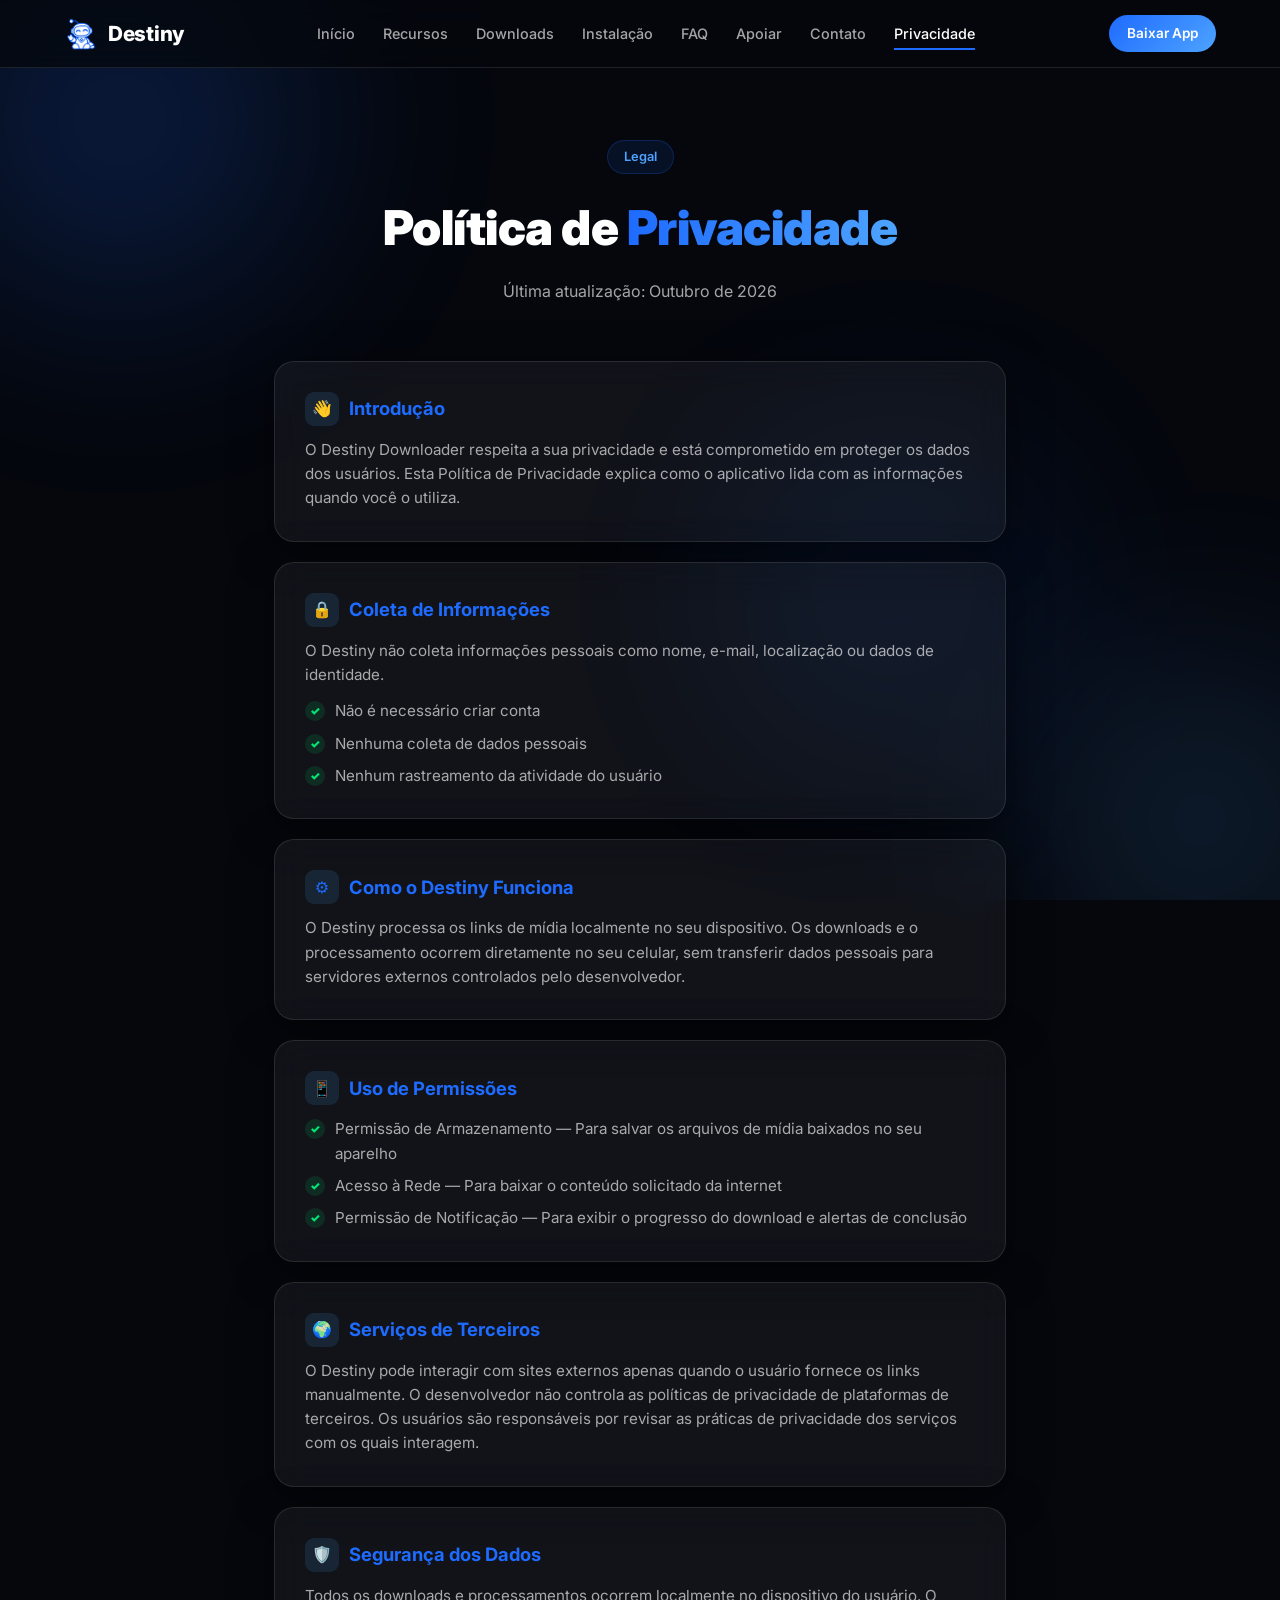
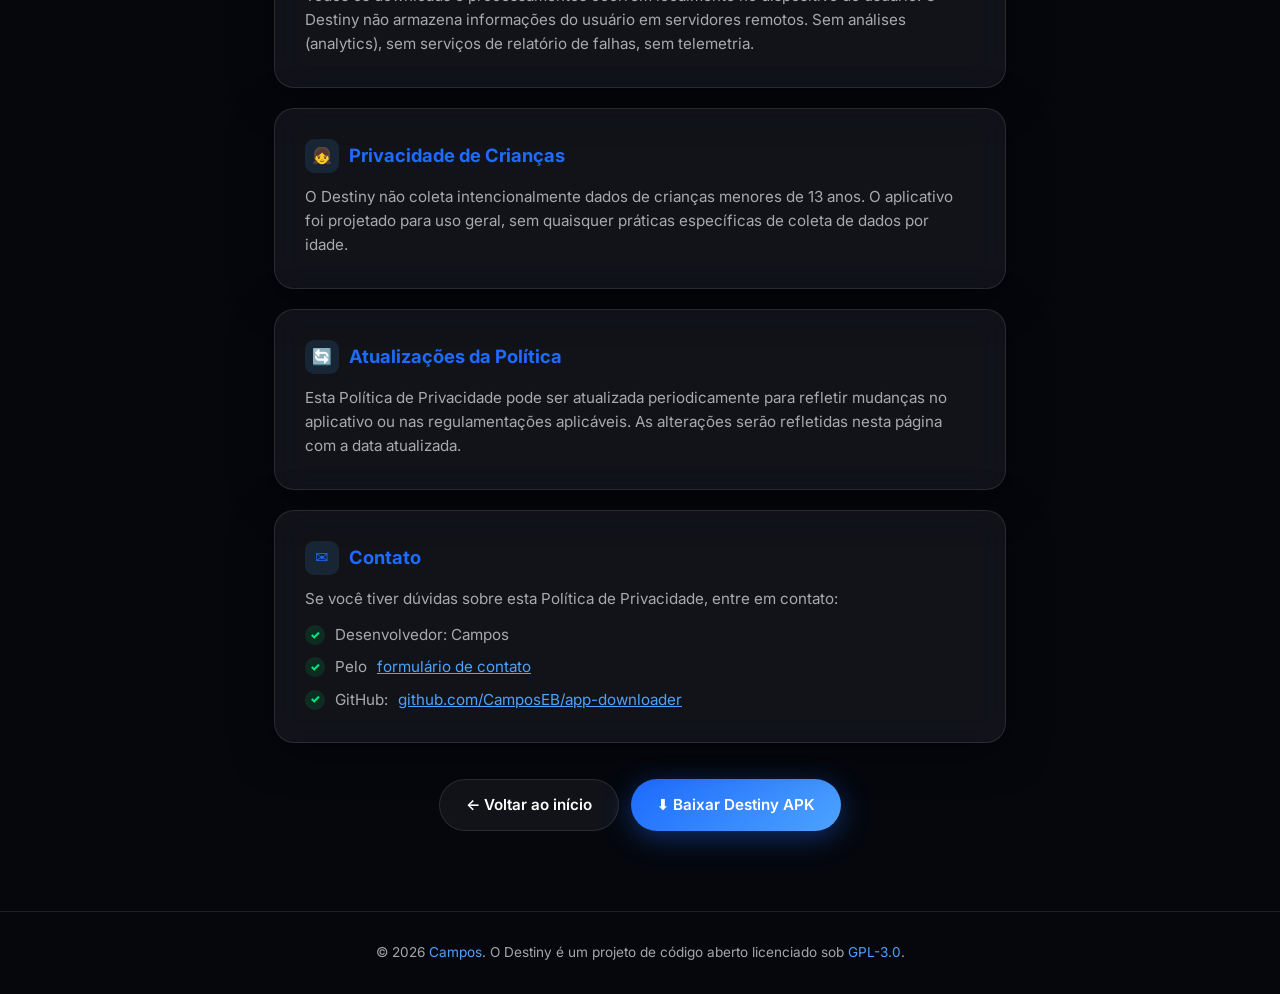
<file: privacy.html>
<!DOCTYPE html>
<html lang="pt-BR">
<head>
  <meta charset="UTF-8" />
  <meta name="viewport" content="width=device-width, initial-scale=1.0" />
  <title>Política de Privacidade — Destiny</title>
  <meta name="description" content="Política de privacidade do Destiny. O app não coleta dados pessoais, não exige conta e processa todos os downloads localmente no seu dispositivo Android." />
  <meta name="robots" content="index, follow" />
  <meta property="og:type" content="website" />
  <meta property="og:title" content="Política de Privacidade — Destiny" />
  <meta property="og:description" content="O Destiny não coleta dados pessoais. Sem conta, sem rastreamento, sem telemetria. Todos os downloads acontecem localmente." />
  <meta property="og:image" content="https://camposeb.github.io/app-downloader/site/assets/img/og-image.webp" />
  <meta property="og:image:alt" content="Destiny — baixador de vídeos e áudios para Android" />
  <meta property="og:image:type" content="image/webp" />
  <meta property="og:url" content="https://camposeb.github.io/app-downloader/" />
  <meta name="twitter:card" content="summary_large_image" />
  <meta name="twitter:image" content="https://camposeb.github.io/app-downloader/site/assets/img/og-image.webp" />
  <link rel="icon" type="image/png" href="site/assets/img/icon.png" />
  <link rel="apple-touch-icon" href="site/assets/img/icon.png" />
  <link rel="preconnect" href="https://fonts.googleapis.com" />
  <link rel="preconnect" href="https://fonts.gstatic.com" crossorigin />
  <link href="https://fonts.googleapis.com/css2?family=Inter:wght@400;500;600;700;800;900&display=swap" rel="stylesheet" />
  <link rel="stylesheet" href="site/assets/css/style.css" />
  <style>
    .privacy-hero{padding:140px 5% 56px;text-align:center}
    .privacy-hero h1{font-size:clamp(2rem,5vw,3rem);font-weight:900;letter-spacing:-.5px;margin-bottom:12px}
    .privacy-hero p{color:var(--muted)}
    .privacy-content{max-width:860px;margin:0 auto;padding:0 5% 80px}
    .policy-card{padding:30px;margin-bottom:20px}
    .policy-card h2{font-size:1.15rem;font-weight:700;color:var(--blue);margin-bottom:12px;display:flex;align-items:center;gap:10px}
    .card-icon{width:34px;height:34px;border-radius:9px;display:inline-flex;align-items:center;justify-content:center;background:rgba(79,172,254,.12);font-size:1rem;flex-shrink:0}
    .policy-card p,.policy-card li{font-size:.95rem;color:var(--muted)}
    .policy-card ul{margin-top:12px;display:grid;gap:8px}
    .policy-card li{display:flex;gap:10px}
    .policy-card li::before{content:'✓';flex:0 0 20px;height:20px;border-radius:50%;background:rgba(0,230,118,.12);color:#00e676;font-size:.72rem;font-weight:900;display:flex;align-items:center;justify-content:center;margin-top:2px}
    .policy-card a{color:var(--sky);text-decoration:underline}
    .back-bar{display:flex;justify-content:center;gap:12px;flex-wrap:wrap;margin-top:36px}
    footer.simple{padding:30px 5%;text-align:center}
    footer.simple p{font-size:.85rem;color:var(--muted)}
    footer.simple a{color:var(--sky)}
    @media(max-width:768px){.policy-card{padding:22px}}
  </style>
</head>
<body>
  <div class="bg-canvas" aria-hidden="true"><div class="bg-star"></div></div>
  <div class="toast-container" aria-live="polite"></div>

  <nav class="navbar" aria-label="Navegação principal">
    <a href="index.html" class="nav-brand"><img src="site/assets/img/icon.png" alt="" width="34" height="34" />Destiny</a>
    <ul class="nav-links">
      <li><a href="index.html">Início</a></li>
      <li><a href="index.html#features">Recursos</a></li>
      <li><a href="index.html#releases">Downloads</a></li>
      <li><a href="index.html#how-to-install">Instalação</a></li>
      <li><a href="index.html#faq">FAQ</a></li>
      <li><a href="support.html">Apoiar</a></li>
      <li><a href="contact.html">Contato</a></li>
      <li><a href="privacy.html" class="active">Privacidade</a></li>
    </ul>
    <div class="nav-actions">
      <a href="index.html#releases" class="btn-sponsor-nav" data-apk>Baixar App</a>
      <button class="nav-toggle" aria-label="Abrir menu" aria-expanded="false"><span></span><span></span><span></span></button>
    </div>
  </nav>

  <header class="privacy-hero">
    <div class="section-tag reveal">Legal</div>
    <h1 class="reveal delay-1">Política de <span class="grad-text">Privacidade</span></h1>
    <p class="reveal delay-2">Última atualização: Outubro de 2026</p>
  </header>

  <main class="privacy-content">
    <article class="glass-card policy-card reveal">
      <h2><span class="card-icon" aria-hidden="true">👋</span> Introdução</h2>
      <p>O Destiny Downloader respeita a sua privacidade e está comprometido em proteger os dados dos usuários. Esta Política de Privacidade explica como o aplicativo lida com as informações quando você o utiliza.</p>
    </article>

    <article class="glass-card policy-card reveal delay-1">
      <h2><span class="card-icon" aria-hidden="true">🔒</span> Coleta de Informações</h2>
      <p>O Destiny não coleta informações pessoais como nome, e-mail, localização ou dados de identidade.</p>
      <ul>
        <li>Não é necessário criar conta</li>
        <li>Nenhuma coleta de dados pessoais</li>
        <li>Nenhum rastreamento da atividade do usuário</li>
      </ul>
    </article>

    <article class="glass-card policy-card reveal delay-2">
      <h2><span class="card-icon" aria-hidden="true">⚙️</span> Como o Destiny Funciona</h2>
      <p>O Destiny processa os links de mídia localmente no seu dispositivo. Os downloads e o processamento ocorrem diretamente no seu celular, sem transferir dados pessoais para servidores externos controlados pelo desenvolvedor.</p>
    </article>

    <article class="glass-card policy-card reveal">
      <h2><span class="card-icon" aria-hidden="true">📱</span> Uso de Permissões</h2>
      <ul>
        <li>Permissão de Armazenamento — Para salvar os arquivos de mídia baixados no seu aparelho</li>
        <li>Acesso à Rede — Para baixar o conteúdo solicitado da internet</li>
        <li>Permissão de Notificação — Para exibir o progresso do download e alertas de conclusão</li>
      </ul>
    </article>

    <article class="glass-card policy-card reveal delay-1">
      <h2><span class="card-icon" aria-hidden="true">🌍</span> Serviços de Terceiros</h2>
      <p>O Destiny pode interagir com sites externos apenas quando o usuário fornece os links manualmente. O desenvolvedor não controla as políticas de privacidade de plataformas de terceiros. Os usuários são responsáveis por revisar as práticas de privacidade dos serviços com os quais interagem.</p>
    </article>

    <article class="glass-card policy-card reveal delay-2">
      <h2><span class="card-icon" aria-hidden="true">🛡️</span> Segurança dos Dados</h2>
      <p>Todos os downloads e processamentos ocorrem localmente no dispositivo do usuário. O Destiny não armazena informações do usuário em servidores remotos. Sem análises (analytics), sem serviços de relatório de falhas, sem telemetria.</p>
    </article>

    <article class="glass-card policy-card reveal">
      <h2><span class="card-icon" aria-hidden="true">👧</span> Privacidade de Crianças</h2>
      <p>O Destiny não coleta intencionalmente dados de crianças menores de 13 anos. O aplicativo foi projetado para uso geral, sem quaisquer práticas específicas de coleta de dados por idade.</p>
    </article>

    <article class="glass-card policy-card reveal delay-1">
      <h2><span class="card-icon" aria-hidden="true">🔄</span> Atualizações da Política</h2>
      <p>Esta Política de Privacidade pode ser atualizada periodicamente para refletir mudanças no aplicativo ou nas regulamentações aplicáveis. As alterações serão refletidas nesta página com a data atualizada.</p>
    </article>

    <article class="glass-card policy-card reveal delay-2">
      <h2><span class="card-icon" aria-hidden="true">✉️</span> Contato</h2>
      <p>Se você tiver dúvidas sobre esta Política de Privacidade, entre em contato:</p>
      <ul>
        <li>Desenvolvedor: Campos</li>
        <li>Pelo <a href="contact.html">formulário de contato</a></li>
        <li>GitHub: <a href="https://github.com/CamposEB/app-downloader" target="_blank" rel="noopener">github.com/CamposEB/app-downloader</a></li>
      </ul>
    </article>

    <div class="back-bar reveal">
      <a href="index.html" class="btn btn-secondary">← Voltar ao início</a>
      <a href="index.html#releases" class="btn btn-primary" data-apk>⬇ Baixar Destiny APK</a>
    </div>
  </main>

  <footer class="simple">
    <p>&copy; <span data-year>2026</span> <a href="https://github.com/CamposEB" target="_blank" rel="noopener">Campos</a>. O Destiny é um projeto de código aberto licenciado sob <a href="https://github.com/CamposEB/app-downloader/blob/main/LICENSE" target="_blank" rel="noopener">GPL-3.0</a>.</p>
  </footer>

  <script src="site/assets/js/main.js" defer></script>
</body>
</html>
</file>
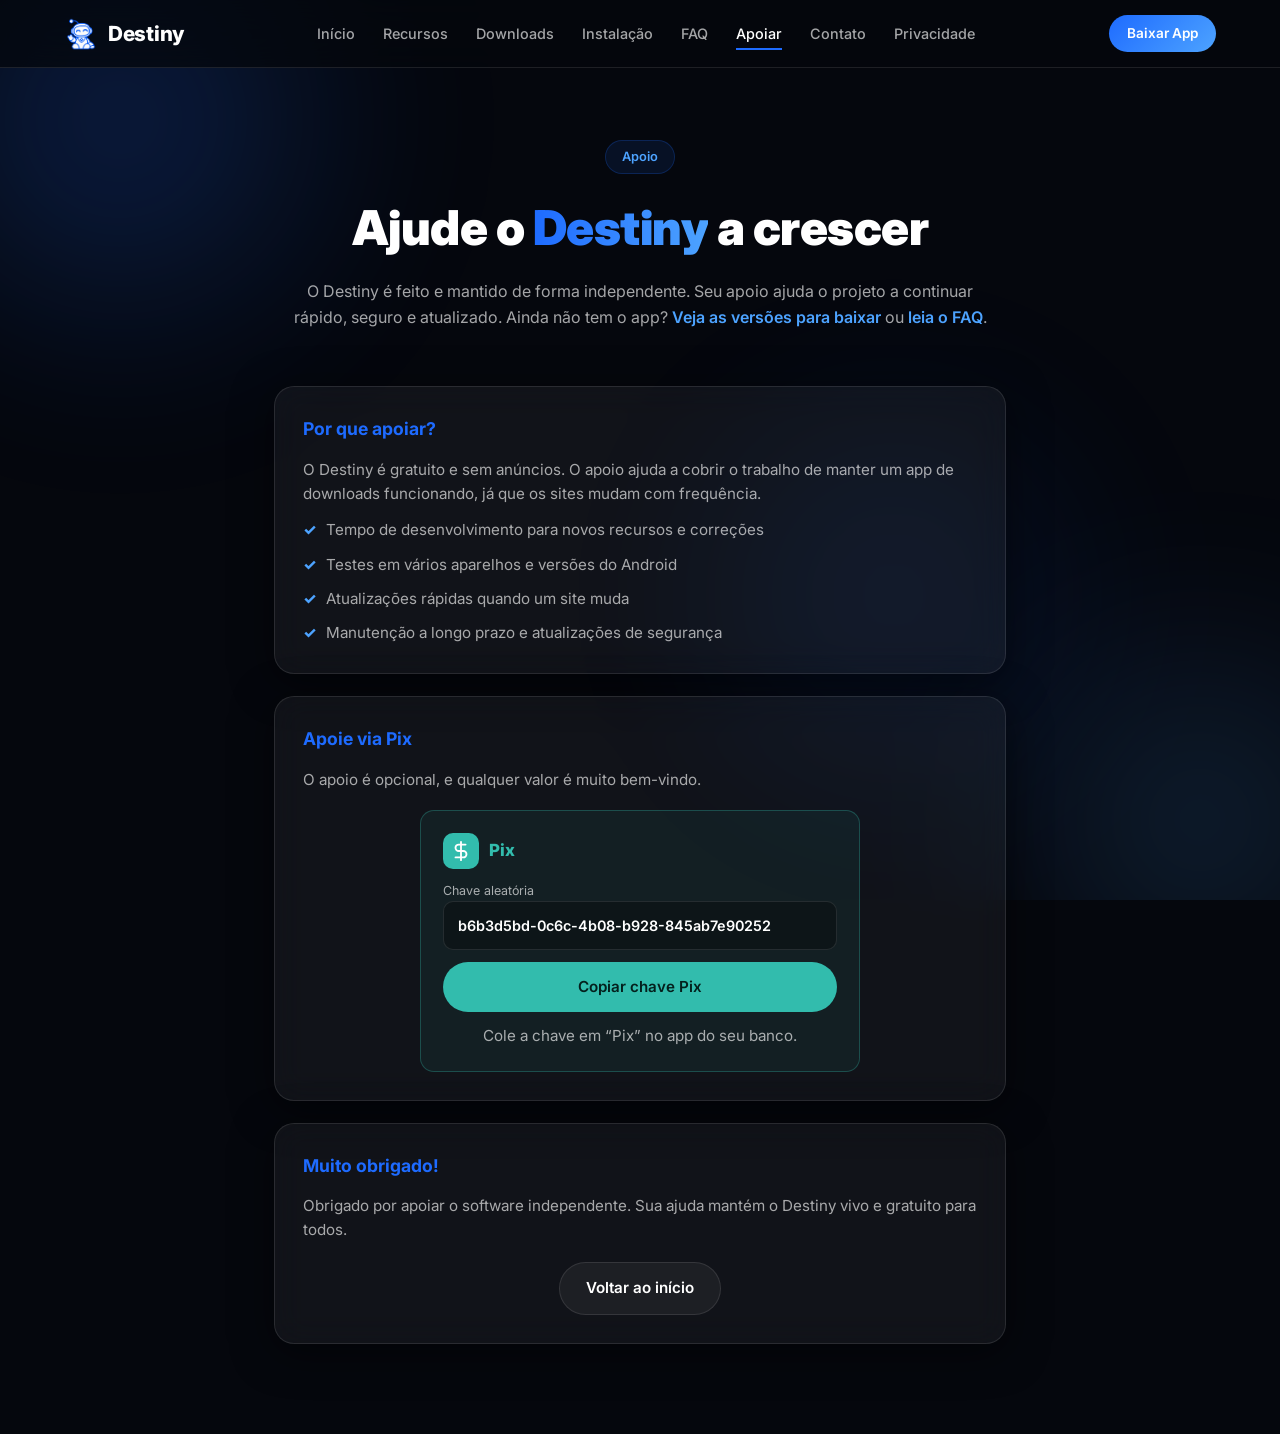
<file: support.html>
<!DOCTYPE html>
<html lang="pt-BR">
<head>
  <meta charset="UTF-8" />
  <meta name="viewport" content="width=device-width, initial-scale=1.0" />
  <title>Apoiar o Destiny — Ajude o Desenvolvedor</title>
  <meta name="description" content="Apoie o desenvolvimento do Destiny via Pix. Sua contribuição mantém o aplicativo gratuito, rápido e sempre atualizado." />
  <meta name="robots" content="index, follow" />
  <meta property="og:type" content="website" />
  <meta property="og:title" content="Apoiar o Destiny" />
  <meta property="og:description" content="Ajude a manter o Destiny gratuito e em constante evolução." />
  <meta property="og:image" content="https://camposeb.github.io/app-downloader/site/assets/img/og-image.webp" />
  <meta property="og:image:alt" content="Destiny — baixador de vídeos e áudios para Android" />
  <meta property="og:image:type" content="image/webp" />
  <meta property="og:url" content="https://camposeb.github.io/app-downloader/" />
  <meta name="twitter:card" content="summary_large_image" />
  <meta name="twitter:image" content="https://camposeb.github.io/app-downloader/site/assets/img/og-image.webp" />
  <link rel="icon" type="image/png" href="site/assets/img/icon.png" />
  <link rel="apple-touch-icon" href="site/assets/img/icon.png" />
  <link rel="preconnect" href="https://fonts.googleapis.com" />
  <link rel="preconnect" href="https://fonts.gstatic.com" crossorigin />
  <link href="https://fonts.googleapis.com/css2?family=Inter:wght@400;500;600;700;800;900&display=swap" rel="stylesheet" />
  <link rel="stylesheet" href="site/assets/css/style.css" />
  <style>
    .support-hero{padding:140px 5% 56px;text-align:center}
    .support-hero h1{font-size:clamp(2rem,5vw,3rem);font-weight:900;letter-spacing:-.5px;margin-bottom:12px}
    .support-hero p{color:var(--muted);max-width:700px;margin:0 auto}
    .support-hero p a{color:var(--sky);font-weight:600}
    .support-content{max-width:860px;margin:0 auto;padding:0 5% 90px;display:grid;gap:22px}
    .support-card{padding:28px}
    .support-card h2{font-size:1.1rem;font-weight:700;color:var(--blue);margin-bottom:14px}
    .support-card p,.support-card li{font-size:.95rem;color:var(--muted)}
    .support-card ul{margin-top:12px;display:grid;gap:10px}
    .support-card li{display:flex;gap:10px}
    .support-card li::before{content:'✓';color:var(--sky);font-weight:800}
    .pix-card{max-width:440px;margin:18px auto 0;padding:22px;border-radius:14px;background:rgba(50,188,173,.07);border:1px solid rgba(50,188,173,.3);display:grid;gap:12px}
    .pix-head{display:flex;align-items:center;gap:10px;font-weight:800;color:#32BCAD;font-size:1.05rem}
    .pix-logo{width:36px;height:36px;border-radius:10px;background:#32BCAD;color:#fff;display:flex;align-items:center;justify-content:center}
    .pix-label{font-size:.78rem;color:var(--muted)}
    .pix-key{font-size:.9rem;font-weight:600;word-break:break-all;padding:12px 14px;border-radius:10px;background:rgba(0,0,0,.3);border:1px solid var(--line);user-select:all}
    .pix-card .btn{width:100%;background:#32BCAD;color:#04201d;border:0}
    .pix-card .btn:hover{background:#3fd0c0}
    .pix-note{font-size:.85rem;color:var(--muted);text-align:center}
    .back-bar{display:flex;justify-content:center;margin-top:20px}
  </style>
</head>
<body>
  <div class="bg-canvas" aria-hidden="true"><div class="bg-star"></div></div>
  <div class="toast-container" aria-live="polite"></div>

  <nav class="navbar" aria-label="Navegação principal">
    <a href="index.html" class="nav-brand"><img src="site/assets/img/icon.png" alt="" width="34" height="34" />Destiny</a>
    <ul class="nav-links">
      <li><a href="index.html">Início</a></li>
      <li><a href="index.html#features">Recursos</a></li>
      <li><a href="index.html#releases">Downloads</a></li>
      <li><a href="index.html#how-to-install">Instalação</a></li>
      <li><a href="index.html#faq">FAQ</a></li>
      <li><a href="support.html" class="active">Apoiar</a></li>
      <li><a href="contact.html">Contato</a></li>
      <li><a href="privacy.html">Privacidade</a></li>
    </ul>
    <div class="nav-actions">
      <a href="index.html#releases" class="btn-sponsor-nav" data-apk>Baixar App</a>
      <button class="nav-toggle" aria-label="Abrir menu" aria-expanded="false"><span></span><span></span><span></span></button>
    </div>
  </nav>

  <header class="support-hero">
    <div class="section-tag">Apoio</div>
    <h1>Ajude o <span class="grad-text">Destiny</span> a crescer</h1>
    <p>O Destiny é feito e mantido de forma independente. Seu apoio ajuda o projeto a continuar rápido, seguro e atualizado. Ainda não tem o app? <a href="index.html#releases">Veja as versões para baixar</a> ou <a href="index.html#faq">leia o FAQ</a>.</p>
  </header>

  <main class="support-content">
    <section class="glass-card support-card reveal">
      <h2>Por que apoiar?</h2>
      <p>O Destiny é gratuito e sem anúncios. O apoio ajuda a cobrir o trabalho de manter um app de downloads funcionando, já que os sites mudam com frequência.</p>
      <ul>
        <li>Tempo de desenvolvimento para novos recursos e correções</li>
        <li>Testes em vários aparelhos e versões do Android</li>
        <li>Atualizações rápidas quando um site muda</li>
        <li>Manutenção a longo prazo e atualizações de segurança</li>
      </ul>
    </section>

    <section class="glass-card support-card reveal delay-1">
      <h2>Apoie via Pix</h2>
      <p>O apoio é opcional, e qualquer valor é muito bem-vindo.</p>
      <div class="pix-card">
        <div class="pix-head">
          <span class="pix-logo" aria-hidden="true"><svg width="22" height="22" viewBox="0 0 24 24" fill="none" stroke="currentColor" stroke-width="2" stroke-linecap="round" stroke-linejoin="round"><path d="M12 2v20M17 5H9.5a3.5 3.5 0 0 0 0 7h5a3.5 3.5 0 0 1 0 7H6"/></svg></span>
          Pix
        </div>
        <div>
          <div class="pix-label">Chave aleatória</div>
          <div class="pix-key" id="pixKey">b6b3d5bd-0c6c-4b08-b928-845ab7e90252</div>
        </div>
        <button class="btn" id="copyPix" type="button">Copiar chave Pix</button>
        <p class="pix-note">Cole a chave em “Pix” no app do seu banco.</p>
      </div>
    </section>

    <section class="glass-card support-card reveal delay-2">
      <h2>Muito obrigado!</h2>
      <p>Obrigado por apoiar o software independente. Sua ajuda mantém o Destiny vivo e gratuito para todos.</p>
      <div class="back-bar"><a class="btn btn-secondary" href="index.html">Voltar ao início</a></div>
    </section>
  </main>

  <script src="site/assets/js/main.js" defer></script>
  <script>
    document.getElementById('copyPix').addEventListener('click', async function () {
      const key = document.getElementById('pixKey').textContent.trim();
      const btn = this, original = btn.textContent;
      try {
        await navigator.clipboard.writeText(key);
      } catch (e) {
        const r = document.createRange(); r.selectNodeContents(document.getElementById('pixKey'));
        const s = getSelection(); s.removeAllRanges(); s.addRange(r);
        try { document.execCommand('copy'); } catch (_) {}
      }
      btn.textContent = 'Chave copiada!';
      setTimeout(() => btn.textContent = original, 2000);
    });
  </script>
</body>
</html>
</file>
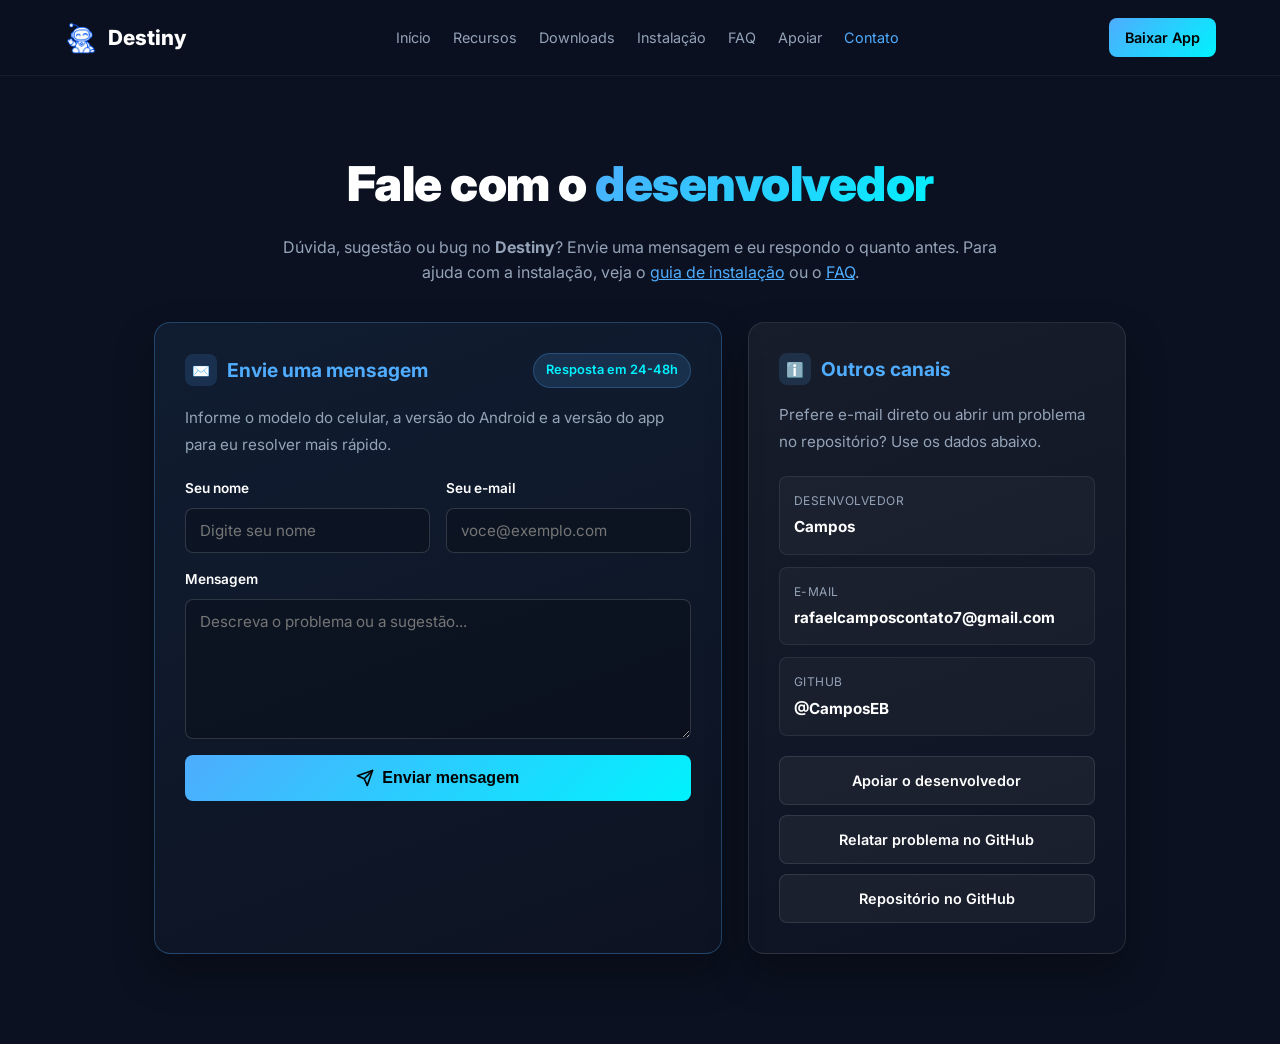
<file: docs/contact.html>
<!DOCTYPE html>
<html lang="pt-BR">
<head>
  <meta charset="UTF-8" />
  <meta name="viewport" content="width=device-width, initial-scale=1.0" />
  <title>Contato — Destiny | Suporte e Feedback</title>
  <meta name="description" content="Entre em contato com Campos, o desenvolvedor do Destiny. Envie relatórios de bugs, sugestões ou dúvidas sobre o aplicativo." />
  <meta name="robots" content="index, follow" />
  <meta property="og:type" content="website" />
  <meta property="og:title" content="Contato — Destiny" />
  <meta property="og:description" content="Fale com o desenvolvedor do Destiny. Envie seu feedback ou relatório de erro." />
  <meta property="og:image" content="https://camposeb.github.io/app-downloader/site/assets/img/og-image.webp" />
  <meta property="og:image:alt" content="Destiny — baixador de vídeos e áudios para Android" />
  <meta property="og:image:type" content="image/webp" />
  <meta property="og:url" content="https://camposeb.github.io/app-downloader/" />
  <meta name="twitter:card" content="summary_large_image" />
  <meta name="twitter:image" content="https://camposeb.github.io/app-downloader/site/assets/img/og-image.webp" />
  <link rel="icon" type="image/png" href="site/assets/img/icon.png" />
  <link rel="apple-touch-icon" href="site/assets/img/icon.png" />
  <link rel="preconnect" href="https://fonts.googleapis.com" />
  <link rel="preconnect" href="https://fonts.gstatic.com" crossorigin />
  <link href="https://fonts.googleapis.com/css2?family=Inter:wght@400;500;600;700;800;900&display=swap" rel="stylesheet" />
  <style>
    :root{--text-primary:#fff;--text-muted:#94a3b8;--accent-blue:#4facfe;--accent-cyan:#00f2fe;--bg-color:#0b1120;--font:'Inter',sans-serif}
    *{box-sizing:border-box}
    body{background:var(--bg-color);color:var(--text-primary);font-family:var(--font);margin:0;line-height:1.6}
    a{color:inherit}
    .navbar{position:sticky;top:0;z-index:50;display:flex;justify-content:space-between;align-items:center;padding:18px 5%;background:rgba(11,17,32,.85);backdrop-filter:blur(10px);border-bottom:1px solid rgba(255,255,255,.05)}
    .nav-brand{display:flex;align-items:center;gap:10px;color:var(--text-primary);text-decoration:none;font-weight:800;font-size:1.3rem}
     .nav-brand img{border-radius:9px}
    .nav-links{display:flex;list-style:none;gap:22px;margin:0;padding:0;flex-wrap:wrap}
    .nav-links a{color:var(--text-muted);text-decoration:none;font-size:.9rem;transition:color .3s}
    .nav-links a:hover,.nav-links a.active{color:var(--accent-blue)}
    .btn-sponsor-nav{background:linear-gradient(135deg,var(--accent-blue),var(--accent-cyan));color:#000;padding:8px 16px;border-radius:8px;text-decoration:none;font-weight:600;font-size:.9rem;white-space:nowrap}
    .contact-hero{padding:70px 5% 36px;text-align:center}
    .contact-hero h1{font-size:clamp(2rem,5vw,3rem);font-weight:900;letter-spacing:-.5px;margin:0 0 12px}
    .grad-text{background:linear-gradient(135deg,var(--accent-blue),var(--accent-cyan));-webkit-background-clip:text;background-clip:text;-webkit-text-fill-color:transparent}
    .contact-hero p{color:var(--text-muted);max-width:720px;margin:0 auto}
    .contact-hero p a{color:var(--accent-blue)}
    .contact-content{max-width:1100px;margin:0 auto;padding:0 5% 90px;display:grid;grid-template-columns:minmax(0,1.2fr) minmax(0,.8fr);gap:26px}
    .contact-card{padding:30px;background:linear-gradient(160deg,rgba(255,255,255,.05),rgba(255,255,255,.01));border:1px solid rgba(255,255,255,.1);border-radius:16px;box-shadow:0 20px 40px rgba(0,0,0,.3)}
    .contact-main{border-color:rgba(79,172,254,.3);background:linear-gradient(160deg,rgba(79,172,254,.08),rgba(255,255,255,.01))}
    .card-header{display:flex;align-items:center;justify-content:space-between;gap:16px;margin-bottom:16px;flex-wrap:wrap}
    .contact-card h2{font-size:1.2rem;font-weight:700;color:var(--accent-blue);margin:0 0 16px;display:flex;align-items:center;gap:10px}
    .card-header h2{margin:0}
    .card-icon{width:32px;height:32px;border-radius:8px;display:inline-flex;align-items:center;justify-content:center;background:rgba(79,172,254,.15);font-size:.9rem}
    .contact-card p{font-size:.95rem;color:var(--text-muted);line-height:1.8;margin:0 0 20px}
    .contact-form{display:grid;gap:16px}
    .contact-form-grid{display:grid;grid-template-columns:1fr 1fr;gap:16px}
    .form-group{display:grid;gap:8px}
    .form-group label{font-size:.85rem;font-weight:600}
    .form-group input,.form-group textarea{width:100%;border-radius:8px;border:1px solid rgba(255,255,255,.15);background:rgba(0,0,0,.2);color:var(--text-primary);padding:12px 14px;font-size:.95rem;font-family:var(--font);transition:border-color .3s,box-shadow .3s}
    .form-group textarea{min-height:140px;resize:vertical}
    .form-group input:focus,.form-group textarea:focus{outline:none;border-color:var(--accent-blue);box-shadow:0 0 0 2px rgba(79,172,254,.2)}
    .btn-primary{background:linear-gradient(135deg,var(--accent-blue),var(--accent-cyan));color:#000;border:none;padding:14px;border-radius:8px;font-size:1rem;font-weight:700;cursor:pointer;display:flex;align-items:center;justify-content:center;gap:8px}
    .btn-primary:hover{opacity:.9}
    .contact-pill{padding:6px 12px;border-radius:999px;font-size:.8rem;font-weight:600;color:var(--accent-cyan);background:rgba(79,172,254,.15);border:1px solid rgba(79,172,254,.25)}
    .contact-info-list{display:grid;gap:12px}
    .contact-info-item{padding:14px;border-radius:8px;background:rgba(255,255,255,.03);border:1px solid rgba(255,255,255,.08)}
    .contact-info-item span{display:block;font-size:.75rem;color:var(--text-muted);text-transform:uppercase;letter-spacing:.5px;margin-bottom:4px}
    .contact-info-item strong{font-size:.95rem;word-break:break-all}
    .contact-actions{margin-top:20px;display:flex;flex-direction:column;gap:10px}
    .btn-secondary{display:flex;align-items:center;justify-content:center;gap:8px;padding:12px;border-radius:8px;background:rgba(255,255,255,.05);border:1px solid rgba(255,255,255,.1);color:var(--text-primary);text-decoration:none;font-size:.9rem;font-weight:600}
    .btn-secondary:hover{background:rgba(255,255,255,.1)}
    @media(max-width:960px){.contact-content{grid-template-columns:1fr}.nav-links{display:none}}
    @media(max-width:640px){.contact-form-grid{grid-template-columns:1fr}}
  </style>
</head>
<body>
  <nav class="navbar" aria-label="Navegação principal">
    <a href="index.html" class="nav-brand"><img src="site/assets/img/icon.png" alt="" width="34" height="34" />Destiny</a>
    <ul class="nav-links">
      <li><a href="index.html">Início</a></li>
      <li><a href="index.html#features">Recursos</a></li>
      <li><a href="index.html#releases">Downloads</a></li>
      <li><a href="index.html#how-to-install">Instalação</a></li>
      <li><a href="index.html#faq">FAQ</a></li>
      <li><a href="support.html">Apoiar</a></li>
      <li><a href="contact.html" class="active">Contato</a></li>
    </ul>
    <!-- Vira download direto do APK assim que o main.js carrega; sem JS, leva à lista de versões -->
    <a href="index.html#releases" class="btn-sponsor-nav" data-apk>Baixar App</a>
  </nav>

  <header class="contact-hero">
    <h1>Fale com o <span class="grad-text">desenvolvedor</span></h1>
    <p>Dúvida, sugestão ou bug no <strong>Destiny</strong>? Envie uma mensagem e eu respondo o quanto antes. Para ajuda com a instalação, veja o <a href="index.html#how-to-install">guia de instalação</a> ou o <a href="index.html#faq">FAQ</a>.</p>
  </header>

  <main class="contact-content">
    <section class="contact-card contact-main">
      <div class="card-header">
        <h2><span class="card-icon">✉️</span> Envie uma mensagem</h2>
        <span class="contact-pill">Resposta em 24-48h</span>
      </div>
      <p>Informe o modelo do celular, a versão do Android e a versão do app para eu resolver mais rápido.</p>
      <form class="contact-form" action="https://formspree.io/f/xnppdzln" method="POST">
        <input type="text" name="_gotcha" style="display:none" tabindex="-1" autocomplete="off" />
        <input type="hidden" name="_subject" value="Contato Destiny" />
        <div class="contact-form-grid">
          <div class="form-group"><label for="contact-name">Seu nome</label><input id="contact-name" name="name" type="text" placeholder="Digite seu nome" required /></div>
          <div class="form-group"><label for="contact-email">Seu e-mail</label><input id="contact-email" name="email" type="email" placeholder="voce@exemplo.com" required /></div>
        </div>
        <div class="form-group"><label for="contact-message">Mensagem</label><textarea id="contact-message" name="message" placeholder="Descreva o problema ou a sugestão..." required></textarea></div>
        <button class="btn-primary" type="submit">
          <svg width="18" height="18" viewBox="0 0 24 24" fill="none" stroke="currentColor" stroke-width="2.2" stroke-linecap="round" stroke-linejoin="round"><path d="M22 2L11 13"/><path d="M22 2l-7 20-4-9-9-4 20-7z"/></svg>
          Enviar mensagem
        </button>
      </form>
    </section>

    <section class="contact-card">
      <h2><span class="card-icon">ℹ️</span> Outros canais</h2>
      <p>Prefere e-mail direto ou abrir um problema no repositório? Use os dados abaixo.</p>
      <div class="contact-info-list">
        <div class="contact-info-item"><span>Desenvolvedor</span><strong>Campos</strong></div>
        <div class="contact-info-item"><span>E-mail</span><strong><a href="mailto:rafaelcamposcontato7@gmail.com" style="text-decoration:none">rafaelcamposcontato7@gmail.com</a></strong></div>
        <div class="contact-info-item"><span>GitHub</span><strong>@CamposEB</strong></div>
      </div>
      <div class="contact-actions">
        <a class="btn-secondary" href="support.html">Apoiar o desenvolvedor</a>
        <a class="btn-secondary" href="https://github.com/CamposEB/app-downloader/issues" target="_blank" rel="noopener">Relatar problema no GitHub</a>
        <a class="btn-secondary" href="https://github.com/CamposEB/app-downloader" target="_blank" rel="noopener">Repositório no GitHub</a>
      </div>
    </section>
  </main>

  <script src="site/assets/js/main.js" defer></script>
</body>
</html>
</file>
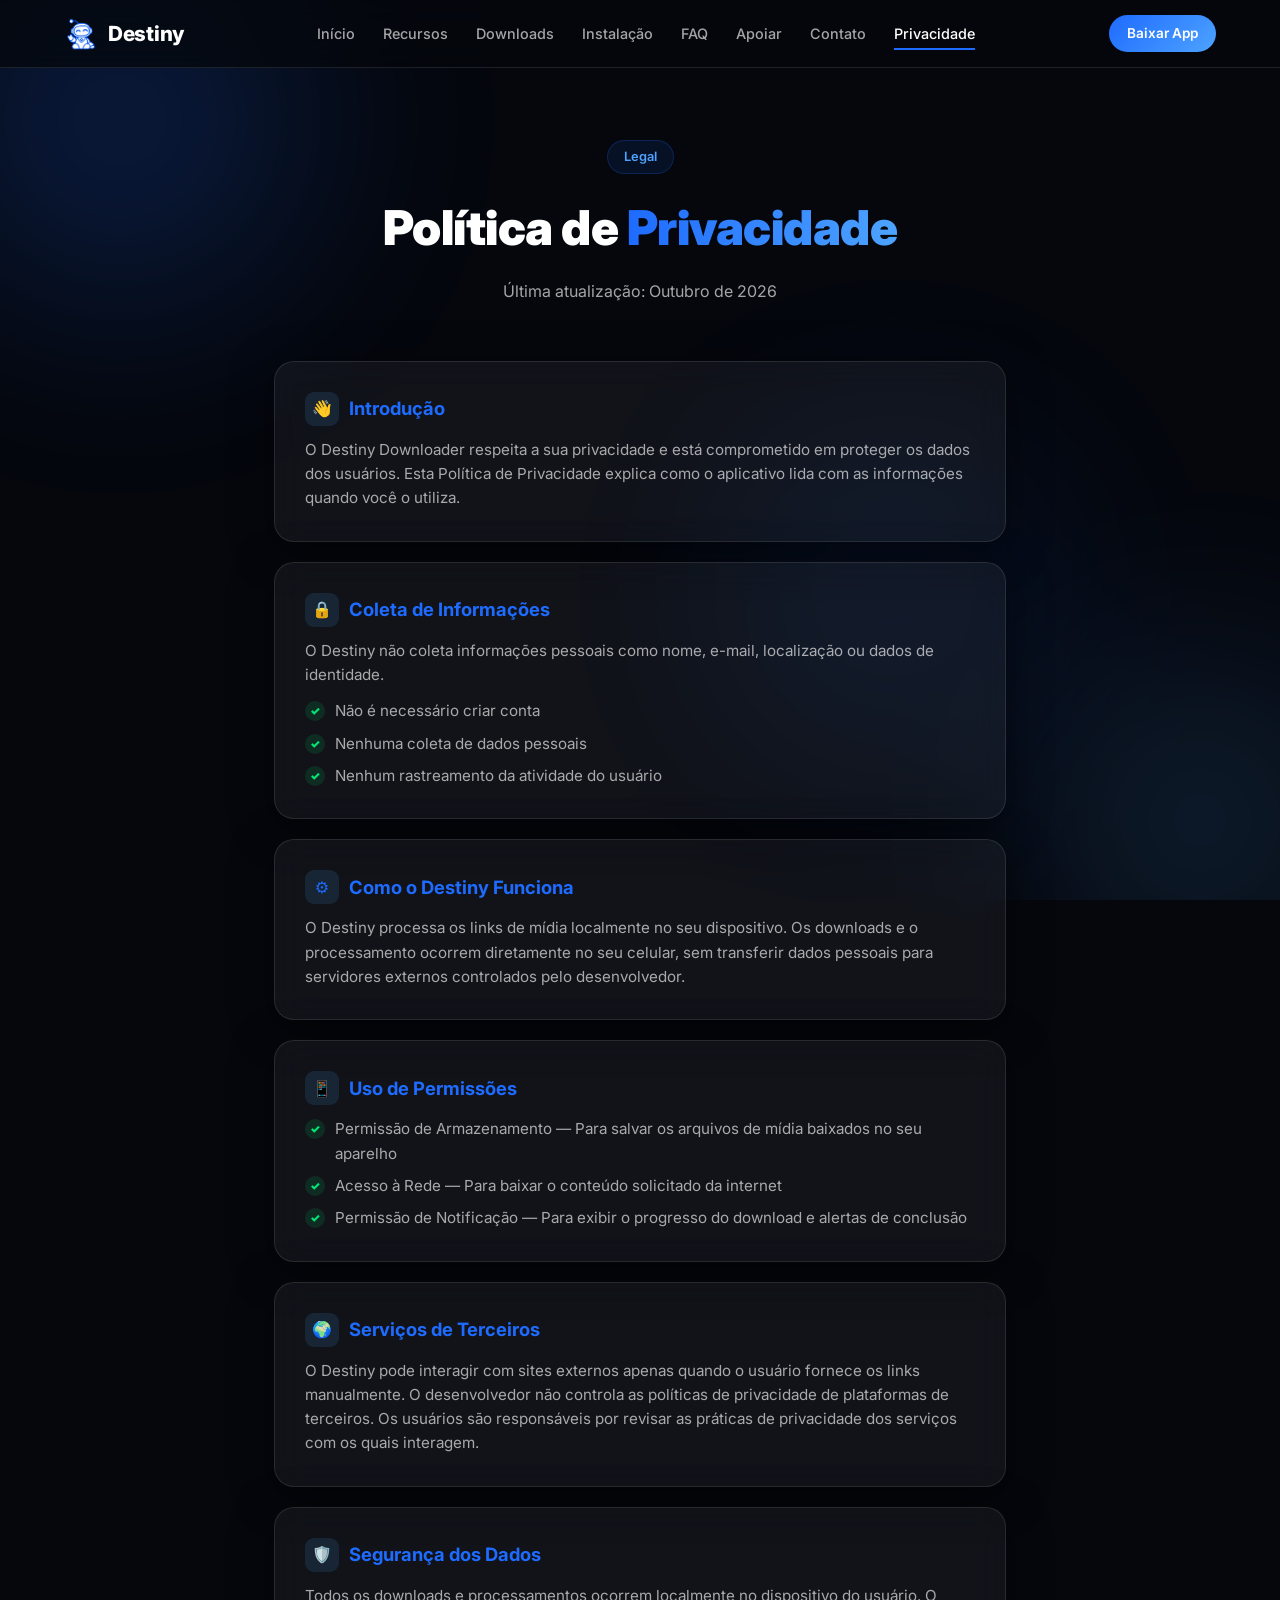
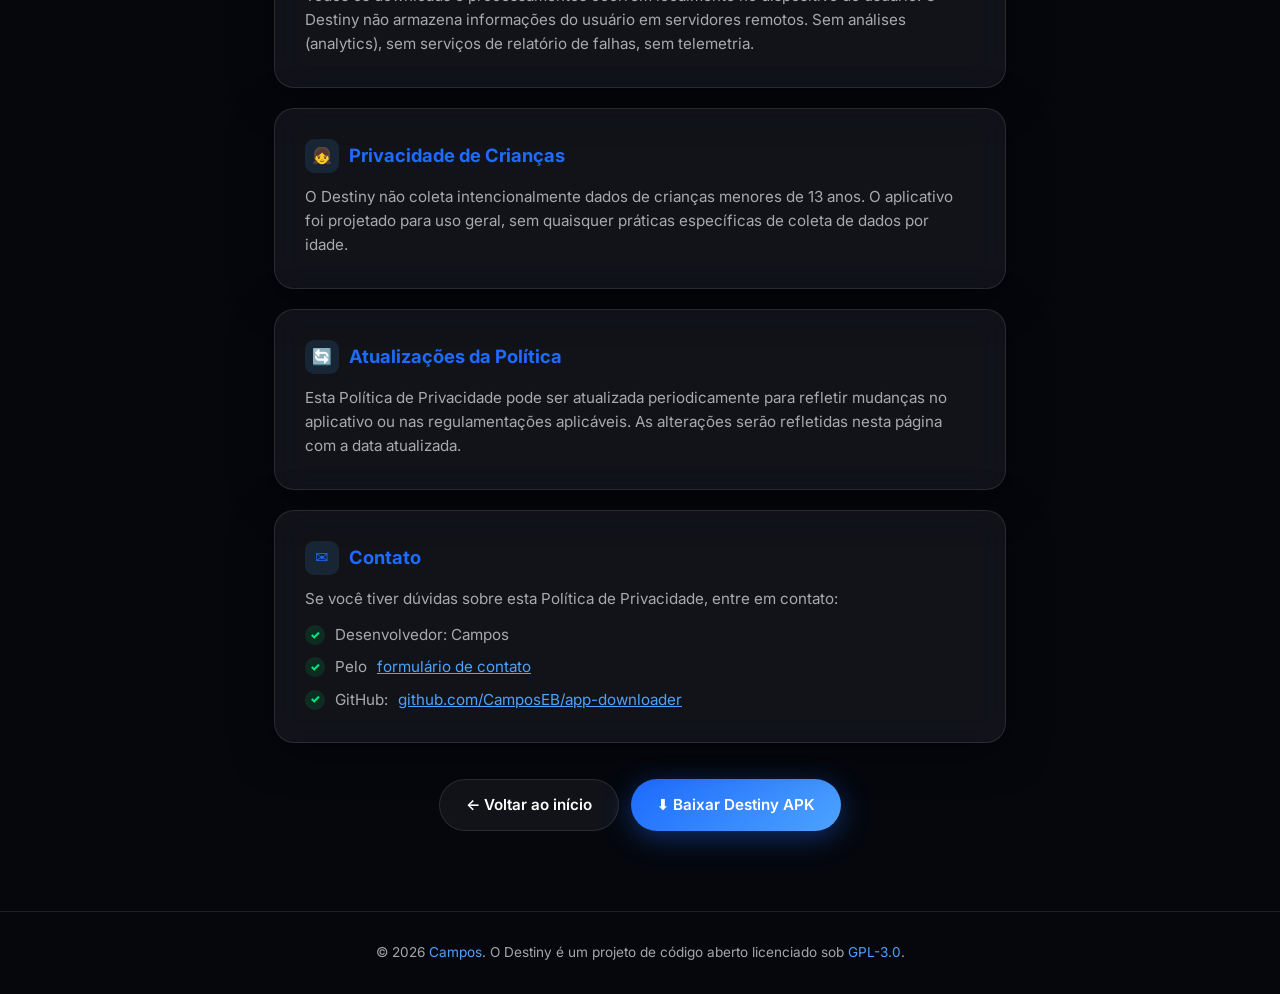
<file: docs/privacy.html>
<!DOCTYPE html>
<html lang="pt-BR">
<head>
  <meta charset="UTF-8" />
  <meta name="viewport" content="width=device-width, initial-scale=1.0" />
  <title>Política de Privacidade — Destiny</title>
  <meta name="description" content="Política de privacidade do Destiny. O app não coleta dados pessoais, não exige conta e processa todos os downloads localmente no seu dispositivo Android." />
  <meta name="robots" content="index, follow" />
  <meta property="og:type" content="website" />
  <meta property="og:title" content="Política de Privacidade — Destiny" />
  <meta property="og:description" content="O Destiny não coleta dados pessoais. Sem conta, sem rastreamento, sem telemetria. Todos os downloads acontecem localmente." />
  <meta property="og:image" content="https://camposeb.github.io/app-downloader/site/assets/img/og-image.webp" />
  <meta property="og:image:alt" content="Destiny — baixador de vídeos e áudios para Android" />
  <meta property="og:image:type" content="image/webp" />
  <meta property="og:url" content="https://camposeb.github.io/app-downloader/" />
  <meta name="twitter:card" content="summary_large_image" />
  <meta name="twitter:image" content="https://camposeb.github.io/app-downloader/site/assets/img/og-image.webp" />
  <link rel="icon" type="image/png" href="site/assets/img/icon.png" />
  <link rel="apple-touch-icon" href="site/assets/img/icon.png" />
  <link rel="preconnect" href="https://fonts.googleapis.com" />
  <link rel="preconnect" href="https://fonts.gstatic.com" crossorigin />
  <link href="https://fonts.googleapis.com/css2?family=Inter:wght@400;500;600;700;800;900&display=swap" rel="stylesheet" />
  <link rel="stylesheet" href="site/assets/css/style.css" />
  <style>
    .privacy-hero{padding:140px 5% 56px;text-align:center}
    .privacy-hero h1{font-size:clamp(2rem,5vw,3rem);font-weight:900;letter-spacing:-.5px;margin-bottom:12px}
    .privacy-hero p{color:var(--muted)}
    .privacy-content{max-width:860px;margin:0 auto;padding:0 5% 80px}
    .policy-card{padding:30px;margin-bottom:20px}
    .policy-card h2{font-size:1.15rem;font-weight:700;color:var(--blue);margin-bottom:12px;display:flex;align-items:center;gap:10px}
    .card-icon{width:34px;height:34px;border-radius:9px;display:inline-flex;align-items:center;justify-content:center;background:rgba(79,172,254,.12);font-size:1rem;flex-shrink:0}
    .policy-card p,.policy-card li{font-size:.95rem;color:var(--muted)}
    .policy-card ul{margin-top:12px;display:grid;gap:8px}
    .policy-card li{display:flex;gap:10px}
    .policy-card li::before{content:'✓';flex:0 0 20px;height:20px;border-radius:50%;background:rgba(0,230,118,.12);color:#00e676;font-size:.72rem;font-weight:900;display:flex;align-items:center;justify-content:center;margin-top:2px}
    .policy-card a{color:var(--sky);text-decoration:underline}
    .back-bar{display:flex;justify-content:center;gap:12px;flex-wrap:wrap;margin-top:36px}
    footer.simple{padding:30px 5%;text-align:center}
    footer.simple p{font-size:.85rem;color:var(--muted)}
    footer.simple a{color:var(--sky)}
    @media(max-width:768px){.policy-card{padding:22px}}
  </style>
</head>
<body>
  <div class="bg-canvas" aria-hidden="true"><div class="bg-star"></div></div>
  <div class="toast-container" aria-live="polite"></div>

  <nav class="navbar" aria-label="Navegação principal">
    <a href="index.html" class="nav-brand"><img src="site/assets/img/icon.png" alt="" width="34" height="34" />Destiny</a>
    <ul class="nav-links">
      <li><a href="index.html">Início</a></li>
      <li><a href="index.html#features">Recursos</a></li>
      <li><a href="index.html#releases">Downloads</a></li>
      <li><a href="index.html#how-to-install">Instalação</a></li>
      <li><a href="index.html#faq">FAQ</a></li>
      <li><a href="support.html">Apoiar</a></li>
      <li><a href="contact.html">Contato</a></li>
      <li><a href="privacy.html" class="active">Privacidade</a></li>
    </ul>
    <div class="nav-actions">
      <a href="index.html#releases" class="btn-sponsor-nav" data-apk>Baixar App</a>
      <button class="nav-toggle" aria-label="Abrir menu" aria-expanded="false"><span></span><span></span><span></span></button>
    </div>
  </nav>

  <header class="privacy-hero">
    <div class="section-tag reveal">Legal</div>
    <h1 class="reveal delay-1">Política de <span class="grad-text">Privacidade</span></h1>
    <p class="reveal delay-2">Última atualização: Outubro de 2026</p>
  </header>

  <main class="privacy-content">
    <article class="glass-card policy-card reveal">
      <h2><span class="card-icon" aria-hidden="true">👋</span> Introdução</h2>
      <p>O Destiny Downloader respeita a sua privacidade e está comprometido em proteger os dados dos usuários. Esta Política de Privacidade explica como o aplicativo lida com as informações quando você o utiliza.</p>
    </article>

    <article class="glass-card policy-card reveal delay-1">
      <h2><span class="card-icon" aria-hidden="true">🔒</span> Coleta de Informações</h2>
      <p>O Destiny não coleta informações pessoais como nome, e-mail, localização ou dados de identidade.</p>
      <ul>
        <li>Não é necessário criar conta</li>
        <li>Nenhuma coleta de dados pessoais</li>
        <li>Nenhum rastreamento da atividade do usuário</li>
      </ul>
    </article>

    <article class="glass-card policy-card reveal delay-2">
      <h2><span class="card-icon" aria-hidden="true">⚙️</span> Como o Destiny Funciona</h2>
      <p>O Destiny processa os links de mídia localmente no seu dispositivo. Os downloads e o processamento ocorrem diretamente no seu celular, sem transferir dados pessoais para servidores externos controlados pelo desenvolvedor.</p>
    </article>

    <article class="glass-card policy-card reveal">
      <h2><span class="card-icon" aria-hidden="true">📱</span> Uso de Permissões</h2>
      <ul>
        <li>Permissão de Armazenamento — Para salvar os arquivos de mídia baixados no seu aparelho</li>
        <li>Acesso à Rede — Para baixar o conteúdo solicitado da internet</li>
        <li>Permissão de Notificação — Para exibir o progresso do download e alertas de conclusão</li>
      </ul>
    </article>

    <article class="glass-card policy-card reveal delay-1">
      <h2><span class="card-icon" aria-hidden="true">🌍</span> Serviços de Terceiros</h2>
      <p>O Destiny pode interagir com sites externos apenas quando o usuário fornece os links manualmente. O desenvolvedor não controla as políticas de privacidade de plataformas de terceiros. Os usuários são responsáveis por revisar as práticas de privacidade dos serviços com os quais interagem.</p>
    </article>

    <article class="glass-card policy-card reveal delay-2">
      <h2><span class="card-icon" aria-hidden="true">🛡️</span> Segurança dos Dados</h2>
      <p>Todos os downloads e processamentos ocorrem localmente no dispositivo do usuário. O Destiny não armazena informações do usuário em servidores remotos. Sem análises (analytics), sem serviços de relatório de falhas, sem telemetria.</p>
    </article>

    <article class="glass-card policy-card reveal">
      <h2><span class="card-icon" aria-hidden="true">👧</span> Privacidade de Crianças</h2>
      <p>O Destiny não coleta intencionalmente dados de crianças menores de 13 anos. O aplicativo foi projetado para uso geral, sem quaisquer práticas específicas de coleta de dados por idade.</p>
    </article>

    <article class="glass-card policy-card reveal delay-1">
      <h2><span class="card-icon" aria-hidden="true">🔄</span> Atualizações da Política</h2>
      <p>Esta Política de Privacidade pode ser atualizada periodicamente para refletir mudanças no aplicativo ou nas regulamentações aplicáveis. As alterações serão refletidas nesta página com a data atualizada.</p>
    </article>

    <article class="glass-card policy-card reveal delay-2">
      <h2><span class="card-icon" aria-hidden="true">✉️</span> Contato</h2>
      <p>Se você tiver dúvidas sobre esta Política de Privacidade, entre em contato:</p>
      <ul>
        <li>Desenvolvedor: Campos</li>
        <li>Pelo <a href="contact.html">formulário de contato</a></li>
        <li>GitHub: <a href="https://github.com/CamposEB/app-downloader" target="_blank" rel="noopener">github.com/CamposEB/app-downloader</a></li>
      </ul>
    </article>

    <div class="back-bar reveal">
      <a href="index.html" class="btn btn-secondary">← Voltar ao início</a>
      <a href="index.html#releases" class="btn btn-primary" data-apk>⬇ Baixar Destiny APK</a>
    </div>
  </main>

  <footer class="simple">
    <p>&copy; <span data-year>2026</span> <a href="https://github.com/CamposEB" target="_blank" rel="noopener">Campos</a>. O Destiny é um projeto de código aberto licenciado sob <a href="https://github.com/CamposEB/app-downloader/blob/main/LICENSE" target="_blank" rel="noopener">GPL-3.0</a>.</p>
  </footer>

  <script src="site/assets/js/main.js" defer></script>
</body>
</html>
</file>
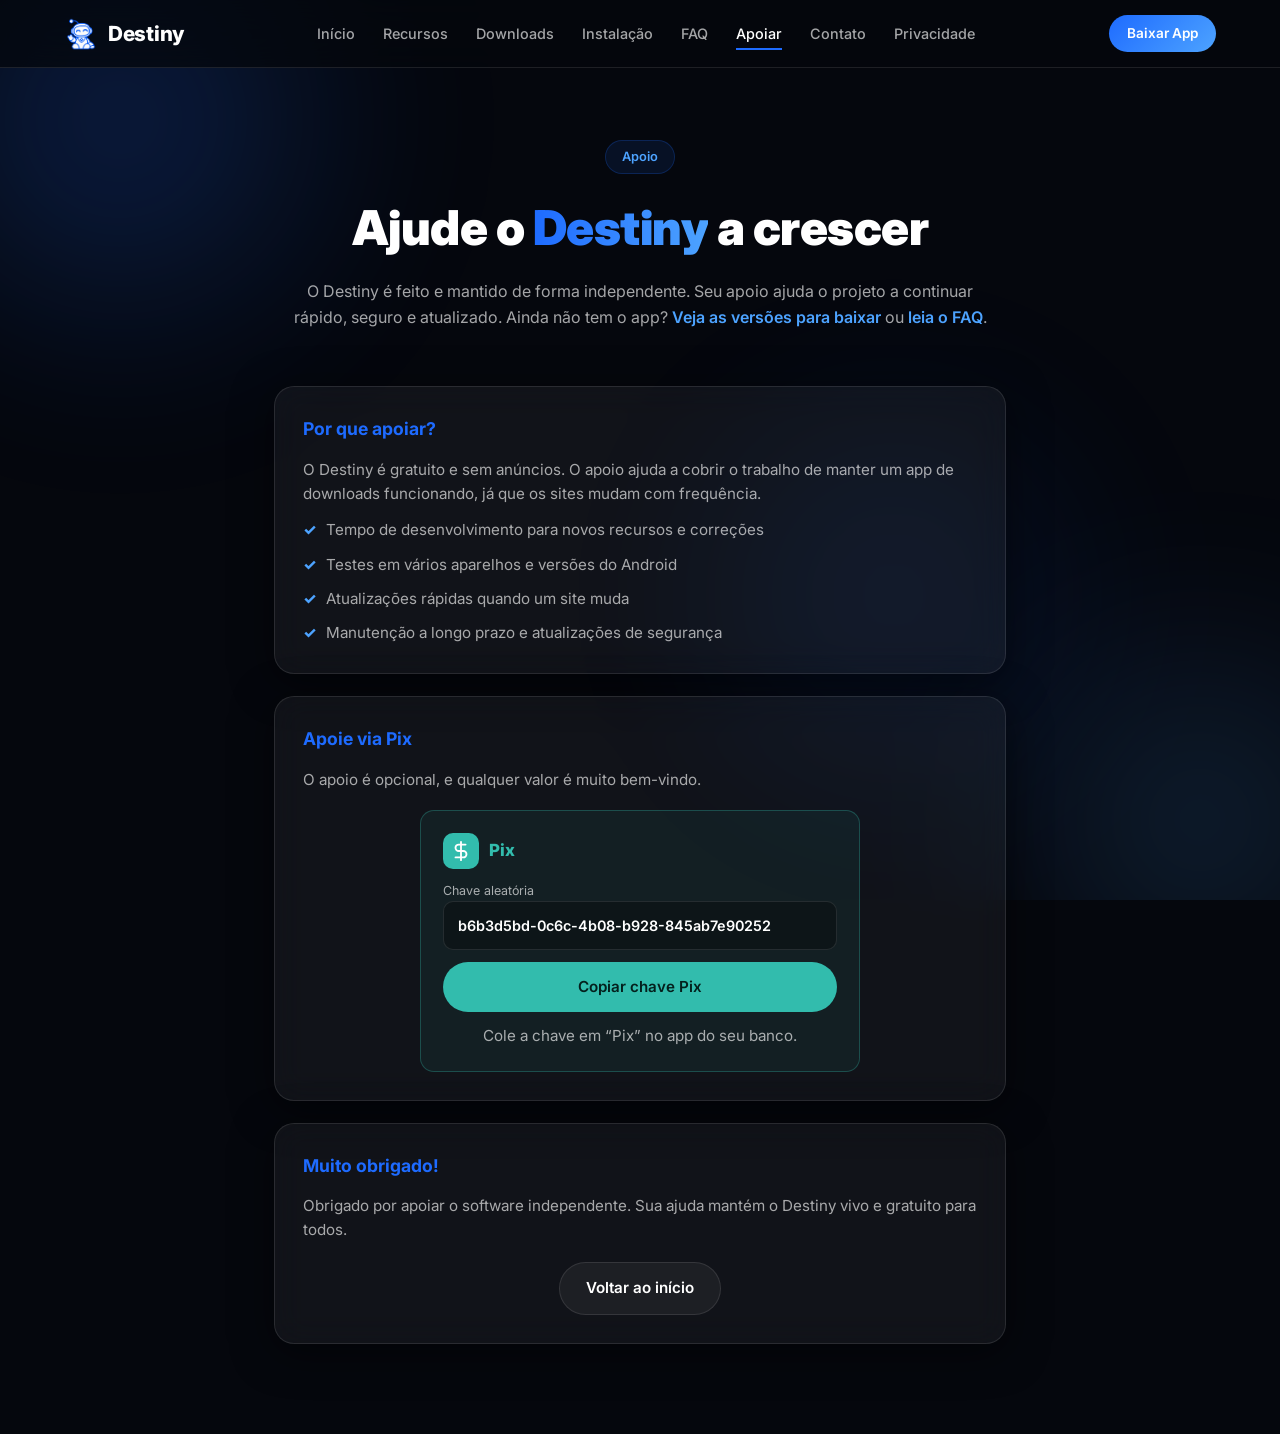
<file: docs/support.html>
<!DOCTYPE html>
<html lang="pt-BR">
<head>
  <meta charset="UTF-8" />
  <meta name="viewport" content="width=device-width, initial-scale=1.0" />
  <title>Apoiar o Destiny — Ajude o Desenvolvedor</title>
  <meta name="description" content="Apoie o desenvolvimento do Destiny via Pix. Sua contribuição mantém o aplicativo gratuito, rápido e sempre atualizado." />
  <meta name="robots" content="index, follow" />
  <meta property="og:type" content="website" />
  <meta property="og:title" content="Apoiar o Destiny" />
  <meta property="og:description" content="Ajude a manter o Destiny gratuito e em constante evolução." />
  <meta property="og:image" content="https://camposeb.github.io/app-downloader/site/assets/img/og-image.webp" />
  <meta property="og:image:alt" content="Destiny — baixador de vídeos e áudios para Android" />
  <meta property="og:image:type" content="image/webp" />
  <meta property="og:url" content="https://camposeb.github.io/app-downloader/" />
  <meta name="twitter:card" content="summary_large_image" />
  <meta name="twitter:image" content="https://camposeb.github.io/app-downloader/site/assets/img/og-image.webp" />
  <link rel="icon" type="image/png" href="site/assets/img/icon.png" />
  <link rel="apple-touch-icon" href="site/assets/img/icon.png" />
  <link rel="preconnect" href="https://fonts.googleapis.com" />
  <link rel="preconnect" href="https://fonts.gstatic.com" crossorigin />
  <link href="https://fonts.googleapis.com/css2?family=Inter:wght@400;500;600;700;800;900&display=swap" rel="stylesheet" />
  <link rel="stylesheet" href="site/assets/css/style.css" />
  <style>
    .support-hero{padding:140px 5% 56px;text-align:center}
    .support-hero h1{font-size:clamp(2rem,5vw,3rem);font-weight:900;letter-spacing:-.5px;margin-bottom:12px}
    .support-hero p{color:var(--muted);max-width:700px;margin:0 auto}
    .support-hero p a{color:var(--sky);font-weight:600}
    .support-content{max-width:860px;margin:0 auto;padding:0 5% 90px;display:grid;gap:22px}
    .support-card{padding:28px}
    .support-card h2{font-size:1.1rem;font-weight:700;color:var(--blue);margin-bottom:14px}
    .support-card p,.support-card li{font-size:.95rem;color:var(--muted)}
    .support-card ul{margin-top:12px;display:grid;gap:10px}
    .support-card li{display:flex;gap:10px}
    .support-card li::before{content:'✓';color:var(--sky);font-weight:800}
    .pix-card{max-width:440px;margin:18px auto 0;padding:22px;border-radius:14px;background:rgba(50,188,173,.07);border:1px solid rgba(50,188,173,.3);display:grid;gap:12px}
    .pix-head{display:flex;align-items:center;gap:10px;font-weight:800;color:#32BCAD;font-size:1.05rem}
    .pix-logo{width:36px;height:36px;border-radius:10px;background:#32BCAD;color:#fff;display:flex;align-items:center;justify-content:center}
    .pix-label{font-size:.78rem;color:var(--muted)}
    .pix-key{font-size:.9rem;font-weight:600;word-break:break-all;padding:12px 14px;border-radius:10px;background:rgba(0,0,0,.3);border:1px solid var(--line);user-select:all}
    .pix-card .btn{width:100%;background:#32BCAD;color:#04201d;border:0}
    .pix-card .btn:hover{background:#3fd0c0}
    .pix-note{font-size:.85rem;color:var(--muted);text-align:center}
    .back-bar{display:flex;justify-content:center;margin-top:20px}
  </style>
</head>
<body>
  <div class="bg-canvas" aria-hidden="true"><div class="bg-star"></div></div>
  <div class="toast-container" aria-live="polite"></div>

  <nav class="navbar" aria-label="Navegação principal">
    <a href="index.html" class="nav-brand"><img src="site/assets/img/icon.png" alt="" width="34" height="34" />Destiny</a>
    <ul class="nav-links">
      <li><a href="index.html">Início</a></li>
      <li><a href="index.html#features">Recursos</a></li>
      <li><a href="index.html#releases">Downloads</a></li>
      <li><a href="index.html#how-to-install">Instalação</a></li>
      <li><a href="index.html#faq">FAQ</a></li>
      <li><a href="support.html" class="active">Apoiar</a></li>
      <li><a href="contact.html">Contato</a></li>
      <li><a href="privacy.html">Privacidade</a></li>
    </ul>
    <div class="nav-actions">
      <a href="index.html#releases" class="btn-sponsor-nav" data-apk>Baixar App</a>
      <button class="nav-toggle" aria-label="Abrir menu" aria-expanded="false"><span></span><span></span><span></span></button>
    </div>
  </nav>

  <header class="support-hero">
    <div class="section-tag">Apoio</div>
    <h1>Ajude o <span class="grad-text">Destiny</span> a crescer</h1>
    <p>O Destiny é feito e mantido de forma independente. Seu apoio ajuda o projeto a continuar rápido, seguro e atualizado. Ainda não tem o app? <a href="index.html#releases">Veja as versões para baixar</a> ou <a href="index.html#faq">leia o FAQ</a>.</p>
  </header>

  <main class="support-content">
    <section class="glass-card support-card reveal">
      <h2>Por que apoiar?</h2>
      <p>O Destiny é gratuito e sem anúncios. O apoio ajuda a cobrir o trabalho de manter um app de downloads funcionando, já que os sites mudam com frequência.</p>
      <ul>
        <li>Tempo de desenvolvimento para novos recursos e correções</li>
        <li>Testes em vários aparelhos e versões do Android</li>
        <li>Atualizações rápidas quando um site muda</li>
        <li>Manutenção a longo prazo e atualizações de segurança</li>
      </ul>
    </section>

    <section class="glass-card support-card reveal delay-1">
      <h2>Apoie via Pix</h2>
      <p>O apoio é opcional, e qualquer valor é muito bem-vindo.</p>
      <div class="pix-card">
        <div class="pix-head">
          <span class="pix-logo" aria-hidden="true"><svg width="22" height="22" viewBox="0 0 24 24" fill="none" stroke="currentColor" stroke-width="2" stroke-linecap="round" stroke-linejoin="round"><path d="M12 2v20M17 5H9.5a3.5 3.5 0 0 0 0 7h5a3.5 3.5 0 0 1 0 7H6"/></svg></span>
          Pix
        </div>
        <div>
          <div class="pix-label">Chave aleatória</div>
          <div class="pix-key" id="pixKey">b6b3d5bd-0c6c-4b08-b928-845ab7e90252</div>
        </div>
        <button class="btn" id="copyPix" type="button">Copiar chave Pix</button>
        <p class="pix-note">Cole a chave em “Pix” no app do seu banco.</p>
      </div>
    </section>

    <section class="glass-card support-card reveal delay-2">
      <h2>Muito obrigado!</h2>
      <p>Obrigado por apoiar o software independente. Sua ajuda mantém o Destiny vivo e gratuito para todos.</p>
      <div class="back-bar"><a class="btn btn-secondary" href="index.html">Voltar ao início</a></div>
    </section>
  </main>

  <script src="site/assets/js/main.js" defer></script>
  <script>
    document.getElementById('copyPix').addEventListener('click', async function () {
      const key = document.getElementById('pixKey').textContent.trim();
      const btn = this, original = btn.textContent;
      try {
        await navigator.clipboard.writeText(key);
      } catch (e) {
        const r = document.createRange(); r.selectNodeContents(document.getElementById('pixKey'));
        const s = getSelection(); s.removeAllRanges(); s.addRange(r);
        try { document.execCommand('copy'); } catch (_) {}
      }
      btn.textContent = 'Chave copiada!';
      setTimeout(() => btn.textContent = original, 2000);
    });
  </script>
</body>
</html>
</file>
<file: site/assets/css/style.css>
/* Destiny Downloader — style.css (dark blue & black) */
:root{--bg:#05070D;--card:#0E1630;--blue:#1E6BFF;--sky:#4DA3FF;--text:#fff;--muted:rgba(255,255,255,.64);
--glass:rgba(255,255,255,.05);--line:rgba(255,255,255,.1);--r:20px;--t:.3s cubic-bezier(.4,0,.2,1);
--font:'Inter','Poppins',system-ui,sans-serif;
/* aliases para páginas antigas */--text-primary:var(--text);--text-muted:var(--muted);--accent-blue:var(--blue);--accent-cyan:var(--sky)}
*,*::before,*::after{margin:0;padding:0;box-sizing:border-box}
html{scroll-behavior:smooth;scroll-padding-top:84px}
body{font-family:var(--font);background:var(--bg);color:var(--text);line-height:1.6;overflow-x:hidden}
img{max-width:100%;display:block}a{color:inherit;text-decoration:none}ul{list-style:none}
button{cursor:pointer;border:0;background:none;font:inherit;color:inherit}
:focus-visible{outline:2px solid var(--sky);outline-offset:3px}
.bg-canvas{position:fixed;inset:0;z-index:-1;overflow:hidden;pointer-events:none}
.bg-canvas::before,.bg-canvas::after,.bg-star{content:"";position:absolute;border-radius:50%;filter:blur(90px)}
.bg-canvas::before{width:560px;height:560px;background:radial-gradient(circle,var(--blue),transparent 70%);top:-160px;left:-160px;opacity:.28}
.bg-canvas::after{width:480px;height:480px;background:radial-gradient(circle,var(--sky),transparent 70%);bottom:-160px;right:-160px;opacity:.2}
.bg-star{width:380px;height:380px;background:var(--blue);top:45%;left:55%;opacity:.08}
.grad-text{background:linear-gradient(90deg,var(--blue),var(--sky));-webkit-background-clip:text;background-clip:text;color:transparent}

/* Nav */
.navbar{position:fixed;inset:0 0 auto;z-index:900;height:68px;display:flex;align-items:center;justify-content:space-between;padding:0 5%;
background:rgba(5,7,13,.75);backdrop-filter:blur(18px);-webkit-backdrop-filter:blur(18px);border-bottom:1px solid var(--line);transition:var(--t)}
.navbar.scrolled{background:rgba(5,7,13,.94)}
.nav-brand{font-weight:800;font-size:1.3rem;letter-spacing:-.3px;display:flex;align-items:center;gap:10px}
.nav-brand img{width:34px;height:34px;border-radius:9px}
.nav-links{display:flex;gap:28px}
.nav-links a{font-size:.9rem;font-weight:500;color:var(--muted);transition:color var(--t);padding:6px 0;border-bottom:2px solid transparent}
.nav-links a:hover,.nav-links a.active{color:var(--text);border-color:var(--blue)}
.nav-actions{display:flex;align-items:center;gap:12px}
.btn-sponsor-nav{padding:8px 18px;border-radius:50px;font-size:.85rem;font-weight:600;background:linear-gradient(135deg,var(--blue),var(--sky));color:#fff}
.nav-toggle{display:none;flex-direction:column;gap:5px;padding:8px}
.nav-toggle span{width:24px;height:2px;background:#fff;border-radius:2px;transition:var(--t)}
.nav-toggle.open span:nth-child(1){transform:translateY(7px) rotate(45deg)}
.nav-toggle.open span:nth-child(2){opacity:0}
.nav-toggle.open span:nth-child(3){transform:translateY(-7px) rotate(-45deg)}

/* Buttons */
.btn{display:inline-flex;align-items:center;justify-content:center;gap:8px;padding:13px 26px;border-radius:50px;font-weight:600;font-size:.95rem;transition:var(--t)}
.btn:hover{transform:translateY(-2px)}
.btn-primary{background:linear-gradient(135deg,var(--blue),var(--sky));color:#fff;box-shadow:0 6px 28px rgba(30,107,255,.4)}
.btn-secondary{background:var(--glass);border:1px solid var(--line)}
.btn-secondary:hover{border-color:var(--blue);color:var(--sky)}
.btn small{opacity:.7;font-weight:400}

/* Base blocks */
section{padding:96px 5%;position:relative}
.section-tag{display:inline-block;padding:6px 16px;border-radius:50px;font-size:.8rem;font-weight:600;background:rgba(30,107,255,.1);color:var(--sky);border:1px solid rgba(30,107,255,.22);margin-bottom:16px}
.section-title{font-size:clamp(1.9rem,4vw,2.7rem);font-weight:800;line-height:1.15;letter-spacing:-.5px;margin-bottom:14px}
.section-sub{color:var(--muted);max-width:560px;font-size:1.05rem}
.section-header{text-align:center;margin-bottom:56px}.section-header .section-sub{margin:0 auto}
.glass-card{background:var(--glass);backdrop-filter:blur(16px);-webkit-backdrop-filter:blur(16px);border:1px solid var(--line);border-radius:var(--r);box-shadow:0 8px 40px rgba(0,0,0,.5)}
.reveal,.reveal-right{opacity:0;transform:translateY(24px);transition:opacity .6s ease,transform .6s ease}
.reveal.visible,.reveal-right.visible{opacity:1;transform:none}
.delay-1{transition-delay:.1s}.delay-2{transition-delay:.2s}.delay-3{transition-delay:.3s}

/* Hero */
#hero{min-height:100vh;display:flex;align-items:center;padding:120px 5% 72px}
.hero-inner{display:grid;grid-template-columns:1.1fr .9fr;gap:56px;align-items:center;max-width:1180px;width:100%;margin:0 auto}
.hero-badge{display:inline-flex;align-items:center;gap:8px;padding:7px 16px;border-radius:50px;background:rgba(30,107,255,.12);border:1px solid rgba(30,107,255,.25);font-size:.82rem;font-weight:600;color:var(--sky);margin-bottom:22px}
.hero-badge .dot{width:8px;height:8px;border-radius:50%;background:#00e676;box-shadow:0 0 8px #00e676}
.hero-title{font-size:clamp(2.4rem,5.4vw,3.9rem);font-weight:900;line-height:1.08;letter-spacing:-1px;margin-bottom:20px}
.hero-desc{font-size:1.08rem;color:var(--muted);margin-bottom:30px;max-width:540px}
.hero-buttons{display:flex;gap:14px;flex-wrap:wrap;margin-bottom:16px}
.hero-meta{font-size:.85rem;color:var(--muted)}
.hero-visual{position:relative;display:flex;justify-content:center}
.hero-visual::before{content:"";position:absolute;width:340px;height:340px;border-radius:50%;background:radial-gradient(circle,var(--blue),transparent 70%);opacity:.35;filter:blur(30px);top:50%;left:50%;transform:translate(-50%,-50%)}
.phone{position:relative;border-radius:34px;padding:8px;background:#111827;border:2px solid rgba(255,255,255,.18);box-shadow:0 30px 70px rgba(0,0,0,.7),0 0 40px rgba(30,107,255,.15)}
.phone img{border-radius:27px;width:100%;height:auto}
.hero-visual .phone{width:min(280px,70vw);animation:float 6s ease-in-out infinite}
.hero-visual .phone.back{position:absolute;width:min(220px,55vw);left:-6%;top:12%;opacity:.55;transform:rotate(-8deg);animation:none;z-index:0}
.hero-visual .phone.front{z-index:1}
@keyframes float{50%{transform:translateY(-12px)}}

/* Features */
.features-grid{display:grid;grid-template-columns:repeat(auto-fit,minmax(290px,1fr));gap:22px;max-width:1180px;margin:0 auto}
.feature-card{padding:30px;transition:var(--t)}.feature-card:hover{border-color:rgba(30,107,255,.4);transform:translateY(-4px)}
.feature-icon{width:52px;height:52px;border-radius:14px;display:flex;align-items:center;justify-content:center;font-size:1.4rem;margin-bottom:18px;background:rgba(30,107,255,.12);border:1px solid rgba(30,107,255,.22)}
.feature-title{font-size:1.1rem;font-weight:700;margin-bottom:8px}
.feature-desc{font-size:.92rem;color:var(--muted)}

/* Screenshots */
.shots{display:flex;gap:28px;max-width:1000px;margin:0 auto;overflow-x:auto;scroll-snap-type:x mandatory;padding:10px 4px 24px;justify-content:center;-webkit-overflow-scrolling:touch}
.shot{flex:0 0 min(270px,72vw);scroll-snap-align:center;text-align:center}
.shot figcaption{margin-top:16px;font-weight:600;font-size:.95rem}
.shot small{display:block;color:var(--muted);font-weight:400;font-size:.82rem}
.shots-hint{display:none;text-align:center;color:var(--muted);font-size:.82rem}

/* Releases */
.releases-controls{display:flex;justify-content:space-between;align-items:center;gap:16px;max-width:860px;margin:0 auto 28px;flex-wrap:wrap}
.releases-info{font-size:.9rem;color:var(--muted)}
.btn-refresh{padding:8px 18px;border-radius:50px;font-size:.85rem;font-weight:600;background:var(--glass);border:1px solid var(--line);display:inline-flex;gap:8px;align-items:center}
.btn-refresh:hover{border-color:var(--blue)}.btn-refresh.loading svg{animation:spin 1s linear infinite}
@keyframes spin{to{transform:rotate(360deg)}}
.releases-list{max-width:860px;margin:0 auto;display:grid;gap:20px}
.release-card{padding:28px}
.release-header{display:flex;justify-content:space-between;gap:12px;flex-wrap:wrap;margin-bottom:14px}
.release-version{font-size:1.3rem;font-weight:800}
.release-date{font-size:.82rem;color:var(--muted)}
.release-badge{font-size:.75rem;font-weight:700;padding:4px 12px;border-radius:50px;background:rgba(0,230,118,.12);color:#00e676;border:1px solid rgba(0,230,118,.3);height:fit-content}
.release-changelog{max-height:120px;overflow:hidden;position:relative;background:rgba(0,0,0,.25);border:1px solid var(--line);border-radius:14px;padding:16px;font-size:.88rem;color:rgba(255,255,255,.82);margin-bottom:12px}
.release-changelog.expanded{max-height:none}
.release-changelog:not(.expanded).long::after{content:"";position:absolute;inset:auto 0 0;height:40px;background:linear-gradient(transparent,#0b1020)}
.release-changelog li{margin-left:18px;list-style:disc}
.btn-expand{font-size:.82rem;color:var(--sky);margin-bottom:14px}
.downloads-grid{display:flex;gap:10px;flex-wrap:wrap}
.downloads-grid .btn{padding:10px 20px;font-size:.88rem}
.btn-older-toggle{width:100%;padding:14px;border-radius:14px;border:1px dashed var(--line);color:var(--muted);font-weight:600}
.btn-older-toggle:hover{border-color:var(--blue);color:var(--sky)}
.older-releases-list{display:none;gap:20px;margin-top:20px}.older-releases-list.open{display:grid}
.releases-msg{text-align:center;padding:36px;color:var(--muted)}
.skeleton{height:200px;border-radius:var(--r);background:linear-gradient(90deg,var(--glass),rgba(255,255,255,.1),var(--glass));background-size:200% 100%;animation:sk 1.4s infinite}
@keyframes sk{to{background-position:-200% 0}}

/* About */
.about-inner{display:grid;grid-template-columns:1fr 1fr;gap:56px;align-items:center;max-width:1100px;margin:0 auto}
.about-list{display:grid;gap:12px;margin:24px 0 30px}
.about-list li{display:flex;gap:12px;color:var(--muted);font-size:.95rem}
.about-list li::before{content:'✓';flex:0 0 22px;height:22px;border-radius:50%;background:rgba(30,107,255,.15);color:var(--sky);font-size:.75rem;font-weight:900;display:flex;align-items:center;justify-content:center;margin-top:2px}
.about-links{display:flex;gap:12px;flex-wrap:wrap}
.about-visual{display:grid;grid-template-columns:1fr 1fr;gap:14px}
.tech-chip{padding:18px;display:flex;gap:12px;align-items:center}
.chip-icon{font-size:1.5rem}.tech-chip-label{font-weight:700;font-size:.88rem}.tech-chip-desc{font-size:.76rem;color:var(--muted)}

/* Install */
.install-wrap{max-width:1040px;margin:0 auto;display:grid;grid-template-columns:1fr 320px;gap:24px;align-items:start}
.install-steps{display:grid;gap:14px;margin-bottom:22px}
.install-step{display:flex;gap:16px;padding:20px 22px;background:var(--glass);border:1px solid var(--line);border-radius:var(--r)}
.step-num{flex:0 0 36px;height:36px;border-radius:50%;background:linear-gradient(135deg,var(--blue),var(--sky));display:flex;align-items:center;justify-content:center;font-weight:800}
.step-body strong{display:block;margin-bottom:4px}.step-body p{font-size:.9rem;color:var(--muted)}
.step-body code{background:rgba(255,255,255,.08);padding:1px 6px;border-radius:5px}
.install-actions{display:flex;gap:12px;flex-wrap:wrap}
.install-aside{padding:24px}.install-aside-header{font-weight:700;margin-bottom:12px}
.install-checklist{display:grid;gap:10px}.install-checklist li{font-size:.9rem;color:var(--muted);display:flex;gap:10px}
.install-checklist li::before{content:'✓';color:var(--sky);font-weight:800}
.install-tip{margin-top:16px;padding:12px 14px;border-radius:14px;background:rgba(30,107,255,.12);border:1px solid rgba(30,107,255,.25);font-size:.86rem;color:var(--muted)}

/* FAQ */
.faq-wrap{max-width:1000px;margin:0 auto;display:grid;grid-template-columns:1fr 310px;gap:22px;align-items:start}
.faq-list{display:grid;gap:12px}
.faq-item{overflow:hidden}.faq-item[open]{border-color:rgba(30,107,255,.4)}
.faq-question{padding:18px 22px;font-weight:600;cursor:pointer;list-style:none;display:flex;justify-content:space-between;gap:12px}
.faq-question::-webkit-details-marker{display:none}
.faq-question::after{content:'+';color:var(--blue);font-size:1.3rem;line-height:1;transition:transform var(--t)}
.faq-item[open] .faq-question::after{transform:rotate(45deg)}
.faq-answer{padding:0 22px 18px;color:var(--muted);font-size:.93rem}
.faq-answer a,.step-body a{color:var(--sky);text-decoration:underline}
.faq-aside{padding:22px}.faq-aside-title{font-weight:700;margin-bottom:8px}.faq-aside-text{color:var(--muted);font-size:.9rem;margin-bottom:16px}
.faq-aside-actions{display:grid;gap:10px}

/* Footer */
footer{padding:56px 5% 28px;border-top:1px solid var(--line)}
.footer-inner{display:grid;grid-template-columns:1.5fr 1fr 1fr 1fr;gap:40px;max-width:1180px;margin:0 auto 40px}
.footer-brand p{font-size:.88rem;color:var(--muted);margin:12px 0 16px}
.social-btn{width:38px;height:38px;border-radius:10px;display:flex;align-items:center;justify-content:center;background:var(--glass);border:1px solid var(--line)}
.social-btn:hover{border-color:var(--blue);color:var(--sky)}
.footer-col-title{font-size:.85rem;font-weight:700;margin-bottom:16px}
.footer-links{display:grid;gap:10px}.footer-links a{font-size:.88rem;color:var(--muted)}.footer-links a:hover{color:var(--sky)}
.footer-bottom{display:flex;justify-content:space-between;gap:12px;flex-wrap:wrap;max-width:1180px;margin:0 auto;padding-top:22px;border-top:1px solid var(--line);font-size:.82rem;color:var(--muted)}
.footer-bottom a{color:var(--sky)}

/* Toast */
.toast-container{position:fixed;bottom:20px;left:50%;transform:translateX(-50%);z-index:9999;display:grid;gap:8px}
.toast{padding:12px 20px;border-radius:12px;background:var(--card);border:1px solid var(--line);font-size:.9rem;opacity:0;transform:translateY(10px);transition:var(--t)}
.toast.show{opacity:1;transform:none}

@media(max-width:1024px){
.hero-inner,.about-inner,.install-wrap,.faq-wrap{grid-template-columns:1fr}
.hero-inner{text-align:center}.hero-desc{margin-inline:auto}.hero-buttons{justify-content:center}.hero-visual{order:-1}
.footer-inner{grid-template-columns:1fr 1fr}}
@media(max-width:768px){
section{padding:68px 5%}
.nav-links{display:none}.nav-toggle{display:flex}.nav-actions .btn-sponsor-nav{display:none}
.nav-links.mobile-open{display:flex;flex-direction:column;position:fixed;top:68px;left:0;right:0;background:rgba(5,7,13,.98);padding:10px 5% 18px;border-bottom:1px solid var(--line);gap:0}
.nav-links.mobile-open a{display:block;padding:14px 0;border-bottom:1px solid var(--line)}
.shots{justify-content:flex-start}.shots-hint{display:block}
.footer-inner{grid-template-columns:1fr}
.glass-card,.navbar{backdrop-filter:none;-webkit-backdrop-filter:none}
.hero-visual .phone.back{display:none}.hero-visual .phone{animation:none}}
@media(prefers-reduced-motion:reduce){*{animation:none!important;transition:none!important}html{scroll-behavior:auto}.reveal,.reveal-right{opacity:1;transform:none}}
</file>
<file: docs/site/assets/css/style.css>
/* Destiny Downloader — style.css (dark blue & black) */
:root{--bg:#05070D;--card:#0E1630;--blue:#1E6BFF;--sky:#4DA3FF;--text:#fff;--muted:rgba(255,255,255,.64);
--glass:rgba(255,255,255,.05);--line:rgba(255,255,255,.1);--r:20px;--t:.3s cubic-bezier(.4,0,.2,1);
--font:'Inter','Poppins',system-ui,sans-serif;
/* aliases para páginas antigas */--text-primary:var(--text);--text-muted:var(--muted);--accent-blue:var(--blue);--accent-cyan:var(--sky)}
*,*::before,*::after{margin:0;padding:0;box-sizing:border-box}
html{scroll-behavior:smooth;scroll-padding-top:84px}
body{font-family:var(--font);background:var(--bg);color:var(--text);line-height:1.6;overflow-x:hidden}
img{max-width:100%;display:block}a{color:inherit;text-decoration:none}ul{list-style:none}
button{cursor:pointer;border:0;background:none;font:inherit;color:inherit}
:focus-visible{outline:2px solid var(--sky);outline-offset:3px}
.bg-canvas{position:fixed;inset:0;z-index:-1;overflow:hidden;pointer-events:none}
.bg-canvas::before,.bg-canvas::after,.bg-star{content:"";position:absolute;border-radius:50%;filter:blur(90px)}
.bg-canvas::before{width:560px;height:560px;background:radial-gradient(circle,var(--blue),transparent 70%);top:-160px;left:-160px;opacity:.28}
.bg-canvas::after{width:480px;height:480px;background:radial-gradient(circle,var(--sky),transparent 70%);bottom:-160px;right:-160px;opacity:.2}
.bg-star{width:380px;height:380px;background:var(--blue);top:45%;left:55%;opacity:.08}
.grad-text{background:linear-gradient(90deg,var(--blue),var(--sky));-webkit-background-clip:text;background-clip:text;color:transparent}

/* Nav */
.navbar{position:fixed;inset:0 0 auto;z-index:900;height:68px;display:flex;align-items:center;justify-content:space-between;padding:0 5%;
background:rgba(5,7,13,.75);backdrop-filter:blur(18px);-webkit-backdrop-filter:blur(18px);border-bottom:1px solid var(--line);transition:var(--t)}
.navbar.scrolled{background:rgba(5,7,13,.94)}
.nav-brand{font-weight:800;font-size:1.3rem;letter-spacing:-.3px;display:flex;align-items:center;gap:10px}
.nav-brand img{width:34px;height:34px;border-radius:9px}
.nav-links{display:flex;gap:28px}
.nav-links a{font-size:.9rem;font-weight:500;color:var(--muted);transition:color var(--t);padding:6px 0;border-bottom:2px solid transparent}
.nav-links a:hover,.nav-links a.active{color:var(--text);border-color:var(--blue)}
.nav-actions{display:flex;align-items:center;gap:12px}
.btn-sponsor-nav{padding:8px 18px;border-radius:50px;font-size:.85rem;font-weight:600;background:linear-gradient(135deg,var(--blue),var(--sky));color:#fff}
.nav-toggle{display:none;flex-direction:column;gap:5px;padding:8px}
.nav-toggle span{width:24px;height:2px;background:#fff;border-radius:2px;transition:var(--t)}
.nav-toggle.open span:nth-child(1){transform:translateY(7px) rotate(45deg)}
.nav-toggle.open span:nth-child(2){opacity:0}
.nav-toggle.open span:nth-child(3){transform:translateY(-7px) rotate(-45deg)}

/* Buttons */
.btn{display:inline-flex;align-items:center;justify-content:center;gap:8px;padding:13px 26px;border-radius:50px;font-weight:600;font-size:.95rem;transition:var(--t)}
.btn:hover{transform:translateY(-2px)}
.btn-primary{background:linear-gradient(135deg,var(--blue),var(--sky));color:#fff;box-shadow:0 6px 28px rgba(30,107,255,.4)}
.btn-secondary{background:var(--glass);border:1px solid var(--line)}
.btn-secondary:hover{border-color:var(--blue);color:var(--sky)}
.btn small{opacity:.7;font-weight:400}

/* Base blocks */
section{padding:96px 5%;position:relative}
.section-tag{display:inline-block;padding:6px 16px;border-radius:50px;font-size:.8rem;font-weight:600;background:rgba(30,107,255,.1);color:var(--sky);border:1px solid rgba(30,107,255,.22);margin-bottom:16px}
.section-title{font-size:clamp(1.9rem,4vw,2.7rem);font-weight:800;line-height:1.15;letter-spacing:-.5px;margin-bottom:14px}
.section-sub{color:var(--muted);max-width:560px;font-size:1.05rem}
.section-header{text-align:center;margin-bottom:56px}.section-header .section-sub{margin:0 auto}
.glass-card{background:var(--glass);backdrop-filter:blur(16px);-webkit-backdrop-filter:blur(16px);border:1px solid var(--line);border-radius:var(--r);box-shadow:0 8px 40px rgba(0,0,0,.5)}
.reveal,.reveal-right{opacity:0;transform:translateY(24px);transition:opacity .6s ease,transform .6s ease}
.reveal.visible,.reveal-right.visible{opacity:1;transform:none}
.delay-1{transition-delay:.1s}.delay-2{transition-delay:.2s}.delay-3{transition-delay:.3s}

/* Hero */
#hero{min-height:100vh;display:flex;align-items:center;padding:120px 5% 72px}
.hero-inner{display:grid;grid-template-columns:1.1fr .9fr;gap:56px;align-items:center;max-width:1180px;width:100%;margin:0 auto}
.hero-badge{display:inline-flex;align-items:center;gap:8px;padding:7px 16px;border-radius:50px;background:rgba(30,107,255,.12);border:1px solid rgba(30,107,255,.25);font-size:.82rem;font-weight:600;color:var(--sky);margin-bottom:22px}
.hero-badge .dot{width:8px;height:8px;border-radius:50%;background:#00e676;box-shadow:0 0 8px #00e676}
.hero-title{font-size:clamp(2.4rem,5.4vw,3.9rem);font-weight:900;line-height:1.08;letter-spacing:-1px;margin-bottom:20px}
.hero-desc{font-size:1.08rem;color:var(--muted);margin-bottom:30px;max-width:540px}
.hero-buttons{display:flex;gap:14px;flex-wrap:wrap;margin-bottom:16px}
.hero-meta{font-size:.85rem;color:var(--muted)}
.hero-visual{position:relative;display:flex;justify-content:center}
.hero-visual::before{content:"";position:absolute;width:340px;height:340px;border-radius:50%;background:radial-gradient(circle,var(--blue),transparent 70%);opacity:.35;filter:blur(30px);top:50%;left:50%;transform:translate(-50%,-50%)}
.phone{position:relative;border-radius:34px;padding:8px;background:#111827;border:2px solid rgba(255,255,255,.18);box-shadow:0 30px 70px rgba(0,0,0,.7),0 0 40px rgba(30,107,255,.15)}
.phone img{border-radius:27px;width:100%;height:auto}
.hero-visual .phone{width:min(280px,70vw);animation:float 6s ease-in-out infinite}
.hero-visual .phone.back{position:absolute;width:min(220px,55vw);left:-6%;top:12%;opacity:.55;transform:rotate(-8deg);animation:none;z-index:0}
.hero-visual .phone.front{z-index:1}
@keyframes float{50%{transform:translateY(-12px)}}

/* Features */
.features-grid{display:grid;grid-template-columns:repeat(auto-fit,minmax(290px,1fr));gap:22px;max-width:1180px;margin:0 auto}
.feature-card{padding:30px;transition:var(--t)}.feature-card:hover{border-color:rgba(30,107,255,.4);transform:translateY(-4px)}
.feature-icon{width:52px;height:52px;border-radius:14px;display:flex;align-items:center;justify-content:center;font-size:1.4rem;margin-bottom:18px;background:rgba(30,107,255,.12);border:1px solid rgba(30,107,255,.22)}
.feature-title{font-size:1.1rem;font-weight:700;margin-bottom:8px}
.feature-desc{font-size:.92rem;color:var(--muted)}

/* Screenshots */
.shots{display:flex;gap:28px;max-width:1000px;margin:0 auto;overflow-x:auto;scroll-snap-type:x mandatory;padding:10px 4px 24px;justify-content:center;-webkit-overflow-scrolling:touch}
.shot{flex:0 0 min(270px,72vw);scroll-snap-align:center;text-align:center}
.shot figcaption{margin-top:16px;font-weight:600;font-size:.95rem}
.shot small{display:block;color:var(--muted);font-weight:400;font-size:.82rem}
.shots-hint{display:none;text-align:center;color:var(--muted);font-size:.82rem}

/* Releases */
.releases-controls{display:flex;justify-content:space-between;align-items:center;gap:16px;max-width:860px;margin:0 auto 28px;flex-wrap:wrap}
.releases-info{font-size:.9rem;color:var(--muted)}
.btn-refresh{padding:8px 18px;border-radius:50px;font-size:.85rem;font-weight:600;background:var(--glass);border:1px solid var(--line);display:inline-flex;gap:8px;align-items:center}
.btn-refresh:hover{border-color:var(--blue)}.btn-refresh.loading svg{animation:spin 1s linear infinite}
@keyframes spin{to{transform:rotate(360deg)}}
.releases-list{max-width:860px;margin:0 auto;display:grid;gap:20px}
.release-card{padding:28px}
.release-header{display:flex;justify-content:space-between;gap:12px;flex-wrap:wrap;margin-bottom:14px}
.release-version{font-size:1.3rem;font-weight:800}
.release-date{font-size:.82rem;color:var(--muted)}
.release-badge{font-size:.75rem;font-weight:700;padding:4px 12px;border-radius:50px;background:rgba(0,230,118,.12);color:#00e676;border:1px solid rgba(0,230,118,.3);height:fit-content}
.release-changelog{max-height:120px;overflow:hidden;position:relative;background:rgba(0,0,0,.25);border:1px solid var(--line);border-radius:14px;padding:16px;font-size:.88rem;color:rgba(255,255,255,.82);margin-bottom:12px}
.release-changelog.expanded{max-height:none}
.release-changelog:not(.expanded).long::after{content:"";position:absolute;inset:auto 0 0;height:40px;background:linear-gradient(transparent,#0b1020)}
.release-changelog li{margin-left:18px;list-style:disc}
.btn-expand{font-size:.82rem;color:var(--sky);margin-bottom:14px}
.downloads-grid{display:flex;gap:10px;flex-wrap:wrap}
.downloads-grid .btn{padding:10px 20px;font-size:.88rem}
.btn-older-toggle{width:100%;padding:14px;border-radius:14px;border:1px dashed var(--line);color:var(--muted);font-weight:600}
.btn-older-toggle:hover{border-color:var(--blue);color:var(--sky)}
.older-releases-list{display:none;gap:20px;margin-top:20px}.older-releases-list.open{display:grid}
.releases-msg{text-align:center;padding:36px;color:var(--muted)}
.skeleton{height:200px;border-radius:var(--r);background:linear-gradient(90deg,var(--glass),rgba(255,255,255,.1),var(--glass));background-size:200% 100%;animation:sk 1.4s infinite}
@keyframes sk{to{background-position:-200% 0}}

/* About */
.about-inner{display:grid;grid-template-columns:1fr 1fr;gap:56px;align-items:center;max-width:1100px;margin:0 auto}
.about-list{display:grid;gap:12px;margin:24px 0 30px}
.about-list li{display:flex;gap:12px;color:var(--muted);font-size:.95rem}
.about-list li::before{content:'✓';flex:0 0 22px;height:22px;border-radius:50%;background:rgba(30,107,255,.15);color:var(--sky);font-size:.75rem;font-weight:900;display:flex;align-items:center;justify-content:center;margin-top:2px}
.about-links{display:flex;gap:12px;flex-wrap:wrap}
.about-visual{display:grid;grid-template-columns:1fr 1fr;gap:14px}
.tech-chip{padding:18px;display:flex;gap:12px;align-items:center}
.chip-icon{font-size:1.5rem}.tech-chip-label{font-weight:700;font-size:.88rem}.tech-chip-desc{font-size:.76rem;color:var(--muted)}

/* Install */
.install-wrap{max-width:1040px;margin:0 auto;display:grid;grid-template-columns:1fr 320px;gap:24px;align-items:start}
.install-steps{display:grid;gap:14px;margin-bottom:22px}
.install-step{display:flex;gap:16px;padding:20px 22px;background:var(--glass);border:1px solid var(--line);border-radius:var(--r)}
.step-num{flex:0 0 36px;height:36px;border-radius:50%;background:linear-gradient(135deg,var(--blue),var(--sky));display:flex;align-items:center;justify-content:center;font-weight:800}
.step-body strong{display:block;margin-bottom:4px}.step-body p{font-size:.9rem;color:var(--muted)}
.step-body code{background:rgba(255,255,255,.08);padding:1px 6px;border-radius:5px}
.install-actions{display:flex;gap:12px;flex-wrap:wrap}
.install-aside{padding:24px}.install-aside-header{font-weight:700;margin-bottom:12px}
.install-checklist{display:grid;gap:10px}.install-checklist li{font-size:.9rem;color:var(--muted);display:flex;gap:10px}
.install-checklist li::before{content:'✓';color:var(--sky);font-weight:800}
.install-tip{margin-top:16px;padding:12px 14px;border-radius:14px;background:rgba(30,107,255,.12);border:1px solid rgba(30,107,255,.25);font-size:.86rem;color:var(--muted)}

/* FAQ */
.faq-wrap{max-width:1000px;margin:0 auto;display:grid;grid-template-columns:1fr 310px;gap:22px;align-items:start}
.faq-list{display:grid;gap:12px}
.faq-item{overflow:hidden}.faq-item[open]{border-color:rgba(30,107,255,.4)}
.faq-question{padding:18px 22px;font-weight:600;cursor:pointer;list-style:none;display:flex;justify-content:space-between;gap:12px}
.faq-question::-webkit-details-marker{display:none}
.faq-question::after{content:'+';color:var(--blue);font-size:1.3rem;line-height:1;transition:transform var(--t)}
.faq-item[open] .faq-question::after{transform:rotate(45deg)}
.faq-answer{padding:0 22px 18px;color:var(--muted);font-size:.93rem}
.faq-answer a,.step-body a{color:var(--sky);text-decoration:underline}
.faq-aside{padding:22px}.faq-aside-title{font-weight:700;margin-bottom:8px}.faq-aside-text{color:var(--muted);font-size:.9rem;margin-bottom:16px}
.faq-aside-actions{display:grid;gap:10px}

/* Footer */
footer{padding:56px 5% 28px;border-top:1px solid var(--line)}
.footer-inner{display:grid;grid-template-columns:1.5fr 1fr 1fr 1fr;gap:40px;max-width:1180px;margin:0 auto 40px}
.footer-brand p{font-size:.88rem;color:var(--muted);margin:12px 0 16px}
.social-btn{width:38px;height:38px;border-radius:10px;display:flex;align-items:center;justify-content:center;background:var(--glass);border:1px solid var(--line)}
.social-btn:hover{border-color:var(--blue);color:var(--sky)}
.footer-col-title{font-size:.85rem;font-weight:700;margin-bottom:16px}
.footer-links{display:grid;gap:10px}.footer-links a{font-size:.88rem;color:var(--muted)}.footer-links a:hover{color:var(--sky)}
.footer-bottom{display:flex;justify-content:space-between;gap:12px;flex-wrap:wrap;max-width:1180px;margin:0 auto;padding-top:22px;border-top:1px solid var(--line);font-size:.82rem;color:var(--muted)}
.footer-bottom a{color:var(--sky)}

/* Toast */
.toast-container{position:fixed;bottom:20px;left:50%;transform:translateX(-50%);z-index:9999;display:grid;gap:8px}
.toast{padding:12px 20px;border-radius:12px;background:var(--card);border:1px solid var(--line);font-size:.9rem;opacity:0;transform:translateY(10px);transition:var(--t)}
.toast.show{opacity:1;transform:none}

@media(max-width:1024px){
.hero-inner,.about-inner,.install-wrap,.faq-wrap{grid-template-columns:1fr}
.hero-inner{text-align:center}.hero-desc{margin-inline:auto}.hero-buttons{justify-content:center}.hero-visual{order:-1}
.footer-inner{grid-template-columns:1fr 1fr}}
@media(max-width:768px){
section{padding:68px 5%}
.nav-links{display:none}.nav-toggle{display:flex}.nav-actions .btn-sponsor-nav{display:none}
.nav-links.mobile-open{display:flex;flex-direction:column;position:fixed;top:68px;left:0;right:0;background:rgba(5,7,13,.98);padding:10px 5% 18px;border-bottom:1px solid var(--line);gap:0}
.nav-links.mobile-open a{display:block;padding:14px 0;border-bottom:1px solid var(--line)}
.shots{justify-content:flex-start}.shots-hint{display:block}
.footer-inner{grid-template-columns:1fr}
.glass-card,.navbar{backdrop-filter:none;-webkit-backdrop-filter:none}
.hero-visual .phone.back{display:none}.hero-visual .phone{animation:none}}
@media(prefers-reduced-motion:reduce){*{animation:none!important;transition:none!important}html{scroll-behavior:auto}.reveal,.reveal-right{opacity:1;transform:none}}
</file>
